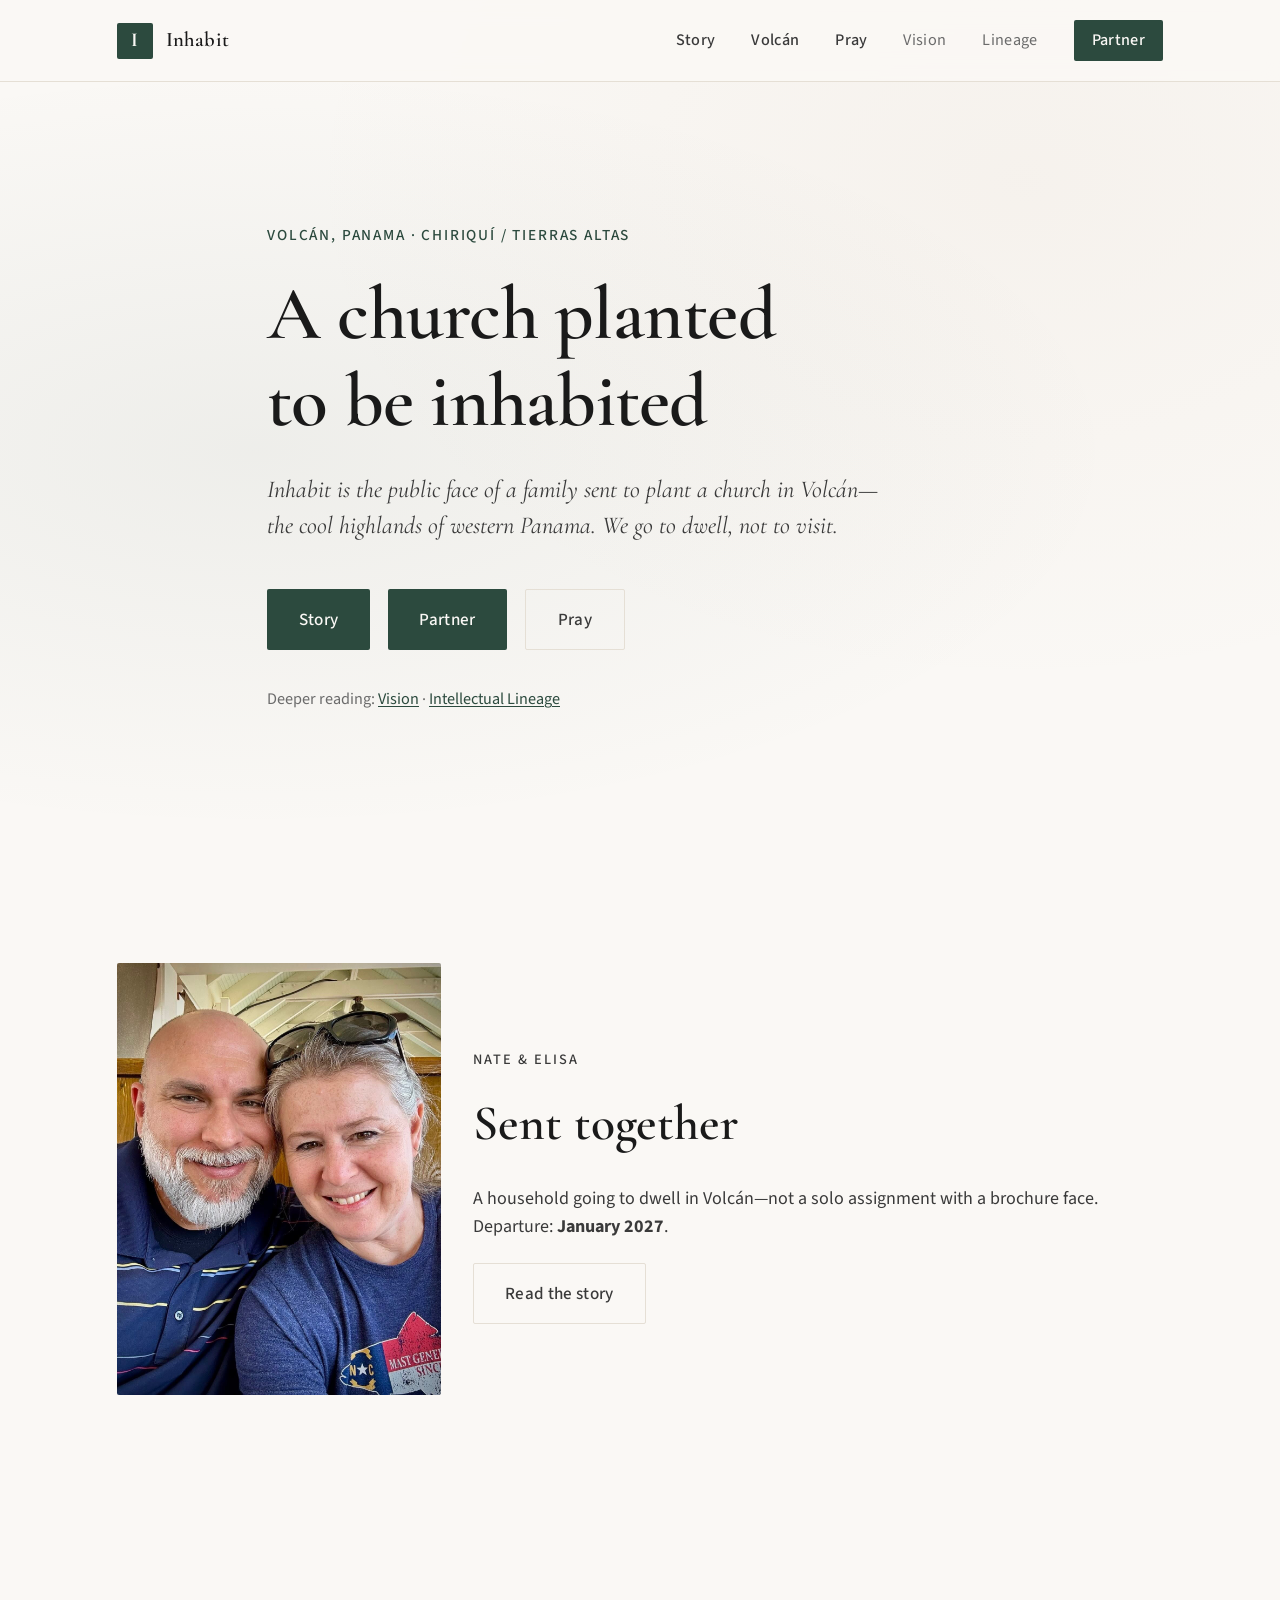
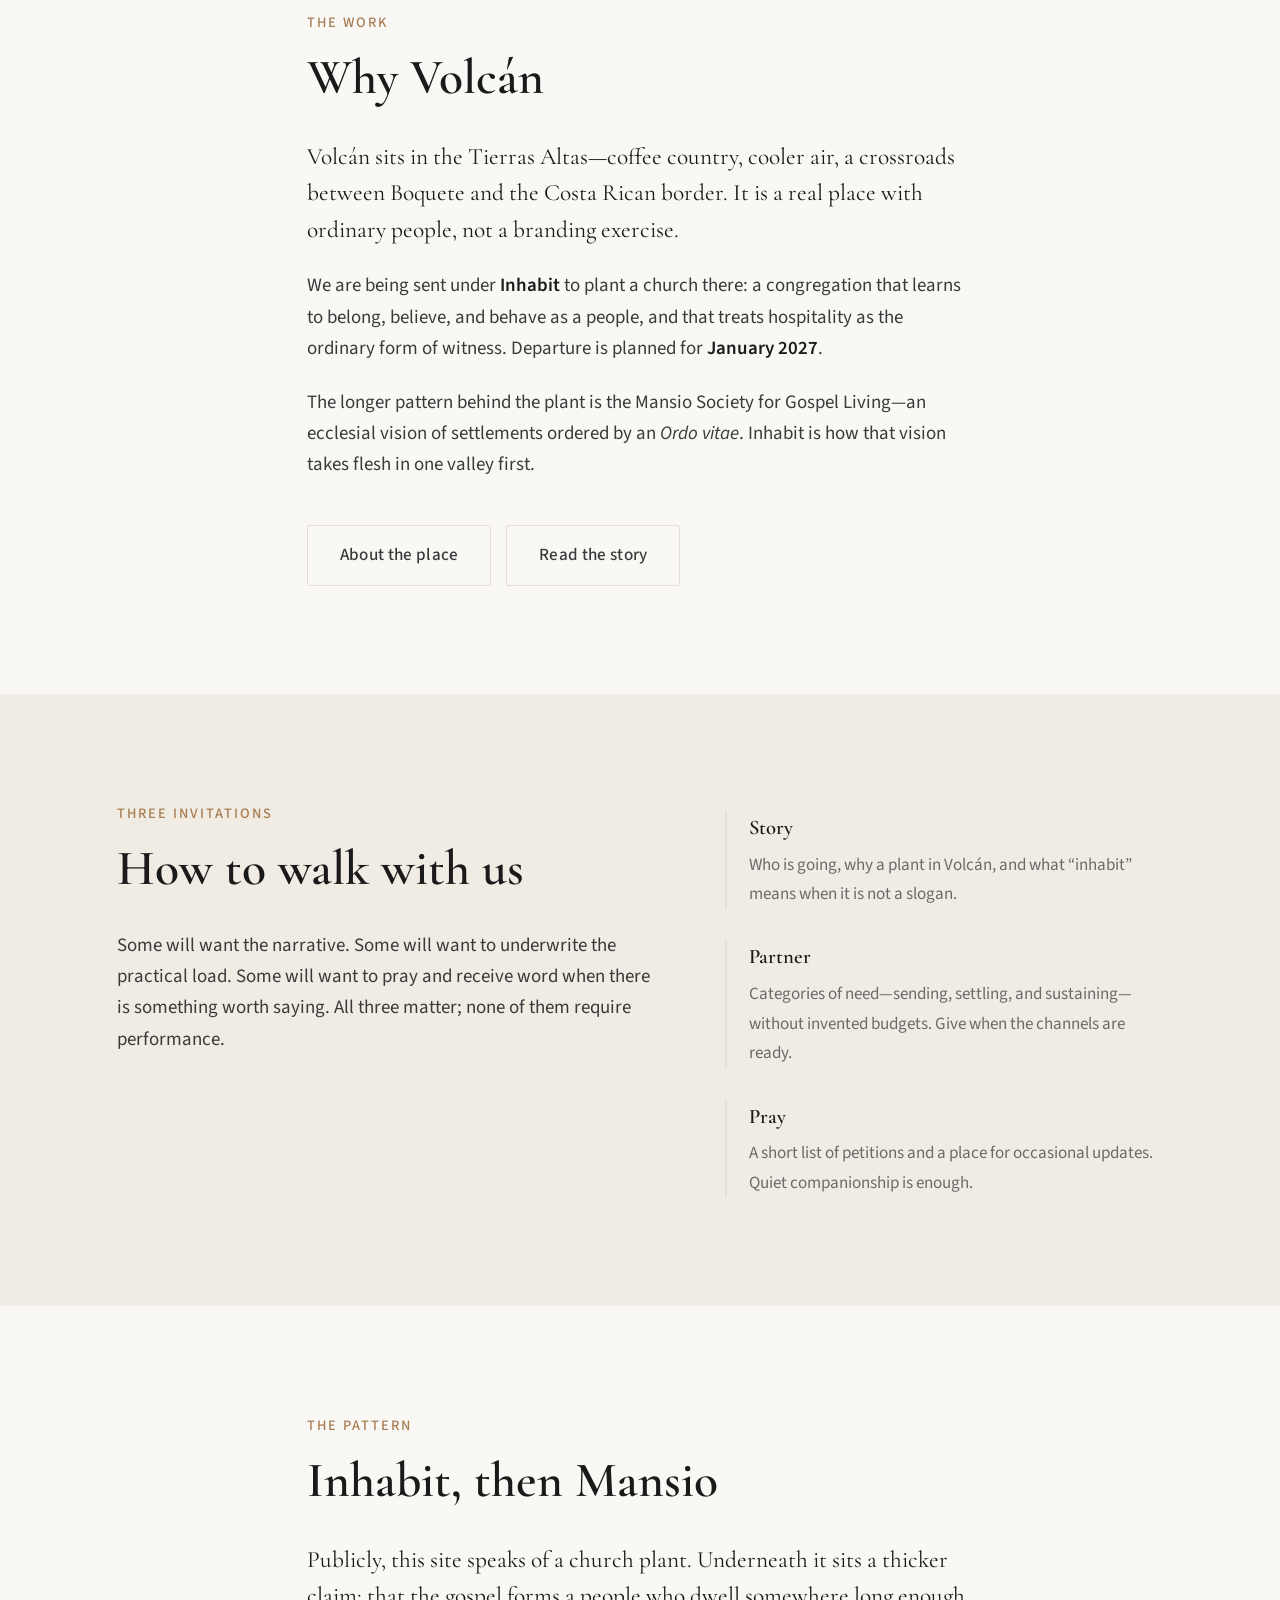
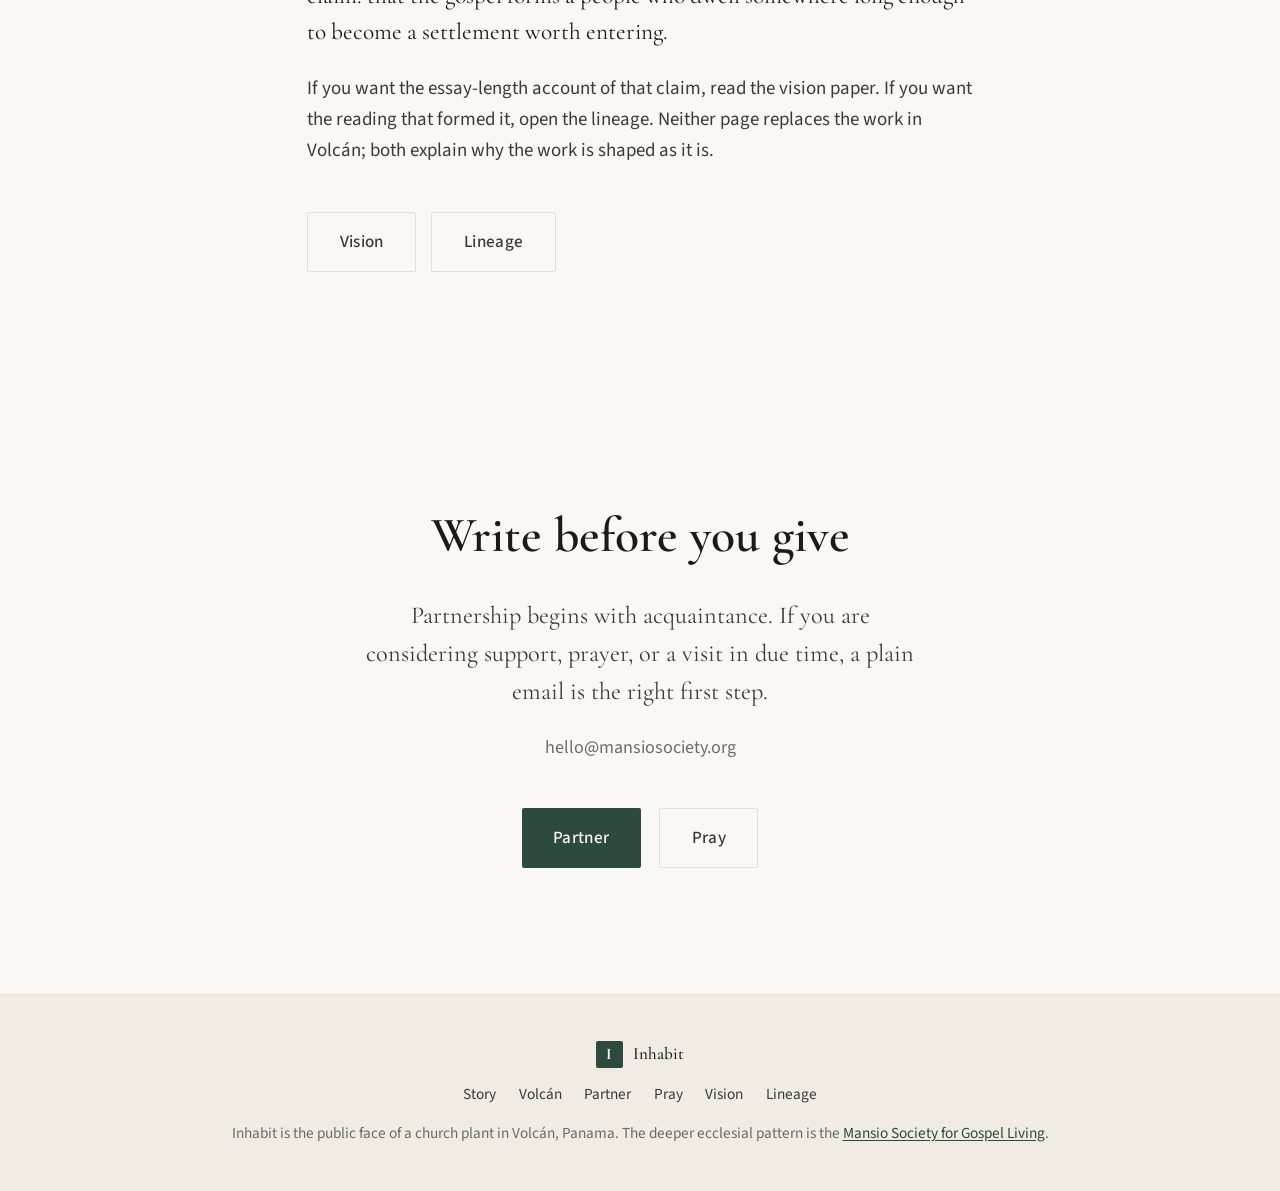
<file: index.html>
<!DOCTYPE html>
<html lang="en">
<head>
  <meta charset="UTF-8">
  <meta name="viewport" content="width=device-width, initial-scale=1.0">
  <title>Inhabit — Planting in Volcán, Panama</title>
  <meta name="description" content="Inhabit is the public face of a church plant in Volcán, Panama—Chiriquí’s Tierras Altas highlands. Story, partnership, and prayer.">
  <link rel="icon" href="favicon.svg" type="image/svg+xml">
  <link rel="preconnect" href="https://fonts.googleapis.com">
  <link rel="preconnect" href="https://fonts.gstatic.com" crossorigin>
  <link href="https://fonts.googleapis.com/css2?family=Cormorant+Garamond:ital,wght@0,400;0,500;0,600;0,700;1,400;1,500&family=Source+Sans+3:ital,wght@0,300;0,400;0,500;0,600;1,400&display=swap" rel="stylesheet">
  <link rel="stylesheet" href="styles.css">
</head>
<body>
  <header class="site-header">
    <div class="container header-inner">
      <a href="index.html" class="logo">
        <span class="logo-mark">I</span>
        <span class="logo-text">Inhabit</span>
      </a>
      <nav class="nav">
        <a href="mission.html">Story</a>
        <a href="volcan.html">Volcán</a>
        <a href="pray.html">Pray</a>
        <a href="vision.html" class="nav-secondary">Vision</a>
        <a href="intellectual-lineage.html" class="nav-secondary">Lineage</a>
        <a href="partner.html" class="nav-cta">Partner</a>
      </nav>
      <button class="menu-toggle" aria-label="Menu">
        <span></span><span></span>
      </button>
    </div>
  </header>

  <section class="hero">
    <div class="hero-bg"></div>
    <div class="container hero-content">
      <p class="eyebrow">Volcán, Panama · Chiriquí / Tierras Altas</p>
      <h1>A church planted<br>to be inhabited</h1>
      <p class="hero-lead">
        Inhabit is the public face of a family sent to plant a church in Volcán—the cool highlands of western Panama. We go to dwell, not to visit.
      </p>
      <div class="hero-actions">
        <a href="mission.html" class="btn btn-primary">Story</a>
        <a href="partner.html" class="btn btn-primary">Partner</a>
        <a href="pray.html" class="btn btn-ghost">Pray</a>
      </div>
      <p class="hero-secondary-links">
        Deeper reading:
        <a href="vision.html">Vision</a>
        <span aria-hidden="true">·</span>
        <a href="intellectual-lineage.html">Intellectual Lineage</a>
      </p>
    </div>
  </section>

  <section class="section section-tight section-family">
    <div class="container">
      <div class="family-band">
        <figure class="media-figure media-figure-hero media-figure--portrait">
          <img src="images/nate-elisa-selfie.jpg" alt="Nate and Elisa Long" width="1200" height="1600" loading="eager">
        </figure>
        <div class="family-band-copy">
          <p class="section-label">Nate &amp; Elisa</p>
          <h2>Sent together</h2>
          <p>A household going to dwell in Volcán—not a solo assignment with a brochure face. Departure: <strong>January 2027</strong>.</p>
          <a href="mission.html" class="btn btn-ghost">Read the story</a>
        </div>
      </div>
    </div>
  </section>

  <section class="section section-name">
    <div class="container narrow">
      <p class="section-label">The Work</p>
      <h2>Why Volcán</h2>
      <div class="prose">
        <p class="lead">
          Volcán sits in the Tierras Altas—coffee country, cooler air, a crossroads between Boquete and the Costa Rican border. It is a real place with ordinary people, not a branding exercise.
        </p>
        <p>
          We are being sent under <strong>Inhabit</strong> to plant a church there: a congregation that learns to belong, believe, and behave as a people, and that treats hospitality as the ordinary form of witness. Departure is planned for <strong>January 2027</strong>.
        </p>
        <p>
          The longer pattern behind the plant is the Mansio Society for Gospel Living—an ecclesial vision of settlements ordered by an <em>Ordo vitae</em>. Inhabit is how that vision takes flesh in one valley first.
        </p>
      </div>
      <div class="page-actions">
        <a href="volcan.html" class="btn btn-ghost">About the place</a>
        <a href="mission.html" class="btn btn-ghost">Read the story</a>
      </div>
    </div>
  </section>

  <section class="section section-living">
    <div class="container">
      <div class="two-col">
        <div class="col-text">
          <p class="section-label">Three invitations</p>
          <h2>How to walk with us</h2>
          <div class="prose">
            <p>
              Some will want the narrative. Some will want to underwrite the practical load. Some will want to pray and receive word when there is something worth saying. All three matter; none of them require performance.
            </p>
          </div>
        </div>
        <div class="col-points">
          <ul class="point-list">
            <li>
              <strong><a href="mission.html">Story</a></strong>
              <span>Who is going, why a plant in Volcán, and what “inhabit” means when it is not a slogan.</span>
            </li>
            <li>
              <strong><a href="partner.html">Partner</a></strong>
              <span>Categories of need—sending, settling, and sustaining—without invented budgets. Give when the channels are ready.</span>
            </li>
            <li>
              <strong><a href="pray.html">Pray</a></strong>
              <span>A short list of petitions and a place for occasional updates. Quiet companionship is enough.</span>
            </li>
          </ul>
        </div>
      </div>
    </div>
  </section>

  <section class="section section-ordo">
    <div class="container narrow">
      <p class="section-label">The Pattern</p>
      <h2>Inhabit, then Mansio</h2>
      <div class="prose">
        <p class="lead">
          Publicly, this site speaks of a church plant. Underneath it sits a thicker claim: that the gospel forms a people who dwell somewhere long enough to become a settlement worth entering.
        </p>
        <p>
          If you want the essay-length account of that claim, read the vision paper. If you want the reading that formed it, open the lineage. Neither page replaces the work in Volcán; both explain why the work is shaped as it is.
        </p>
      </div>
      <div class="page-actions">
        <a href="vision.html" class="btn btn-ghost">Vision</a>
        <a href="intellectual-lineage.html" class="btn btn-ghost">Lineage</a>
      </div>
    </div>
  </section>

  <section id="contact" class="section section-invite">
    <div class="container narrow center">
      <h2>Write before you give</h2>
      <p class="invite-text">
        Partnership begins with acquaintance. If you are considering support, prayer, or a visit in due time, a plain email is the right first step.
      </p>
      <p class="invite-sub">
        <!-- TODO: replace with the preferred public contact address when confirmed -->
        <a href="mailto:hello@mansiosociety.org">hello@mansiosociety.org</a>
      </p>
      <div class="hero-actions" style="justify-content: center;">
        <a href="partner.html" class="btn btn-primary">Partner</a>
        <a href="pray.html" class="btn btn-ghost">Pray</a>
      </div>
    </div>
  </section>

  <footer class="site-footer">
    <div class="container footer-inner">
      <div class="footer-brand">
        <span class="logo-mark small">I</span>
        <span>Inhabit</span>
      </div>
      <nav class="footer-nav">
        <a href="mission.html">Story</a>
        <a href="volcan.html">Volcán</a>
        <a href="partner.html">Partner</a>
        <a href="pray.html">Pray</a>
        <a href="vision.html">Vision</a>
        <a href="intellectual-lineage.html">Lineage</a>
      </nav>
      <p class="footer-note">
        Inhabit is the public face of a church plant in Volcán, Panama. The deeper ecclesial pattern is the <a href="vision.html">Mansio Society for Gospel Living</a>.
      </p>
    </div>
  </footer>

  <script>
    const toggle = document.querySelector('.menu-toggle');
    const nav = document.querySelector('.nav');
    toggle?.addEventListener('click', () => {
      nav.classList.toggle('open');
      toggle.classList.toggle('open');
    });

    document.querySelectorAll('a[href^="#"]').forEach(anchor => {
      anchor.addEventListener('click', function (e) {
        e.preventDefault();
        const target = document.querySelector(this.getAttribute('href'));
        if (target) {
          target.scrollIntoView({ behavior: 'smooth', block: 'start' });
          nav.classList.remove('open');
          toggle.classList.remove('open');
        }
      });
    });
  </script>
</body>
</html>
</file>
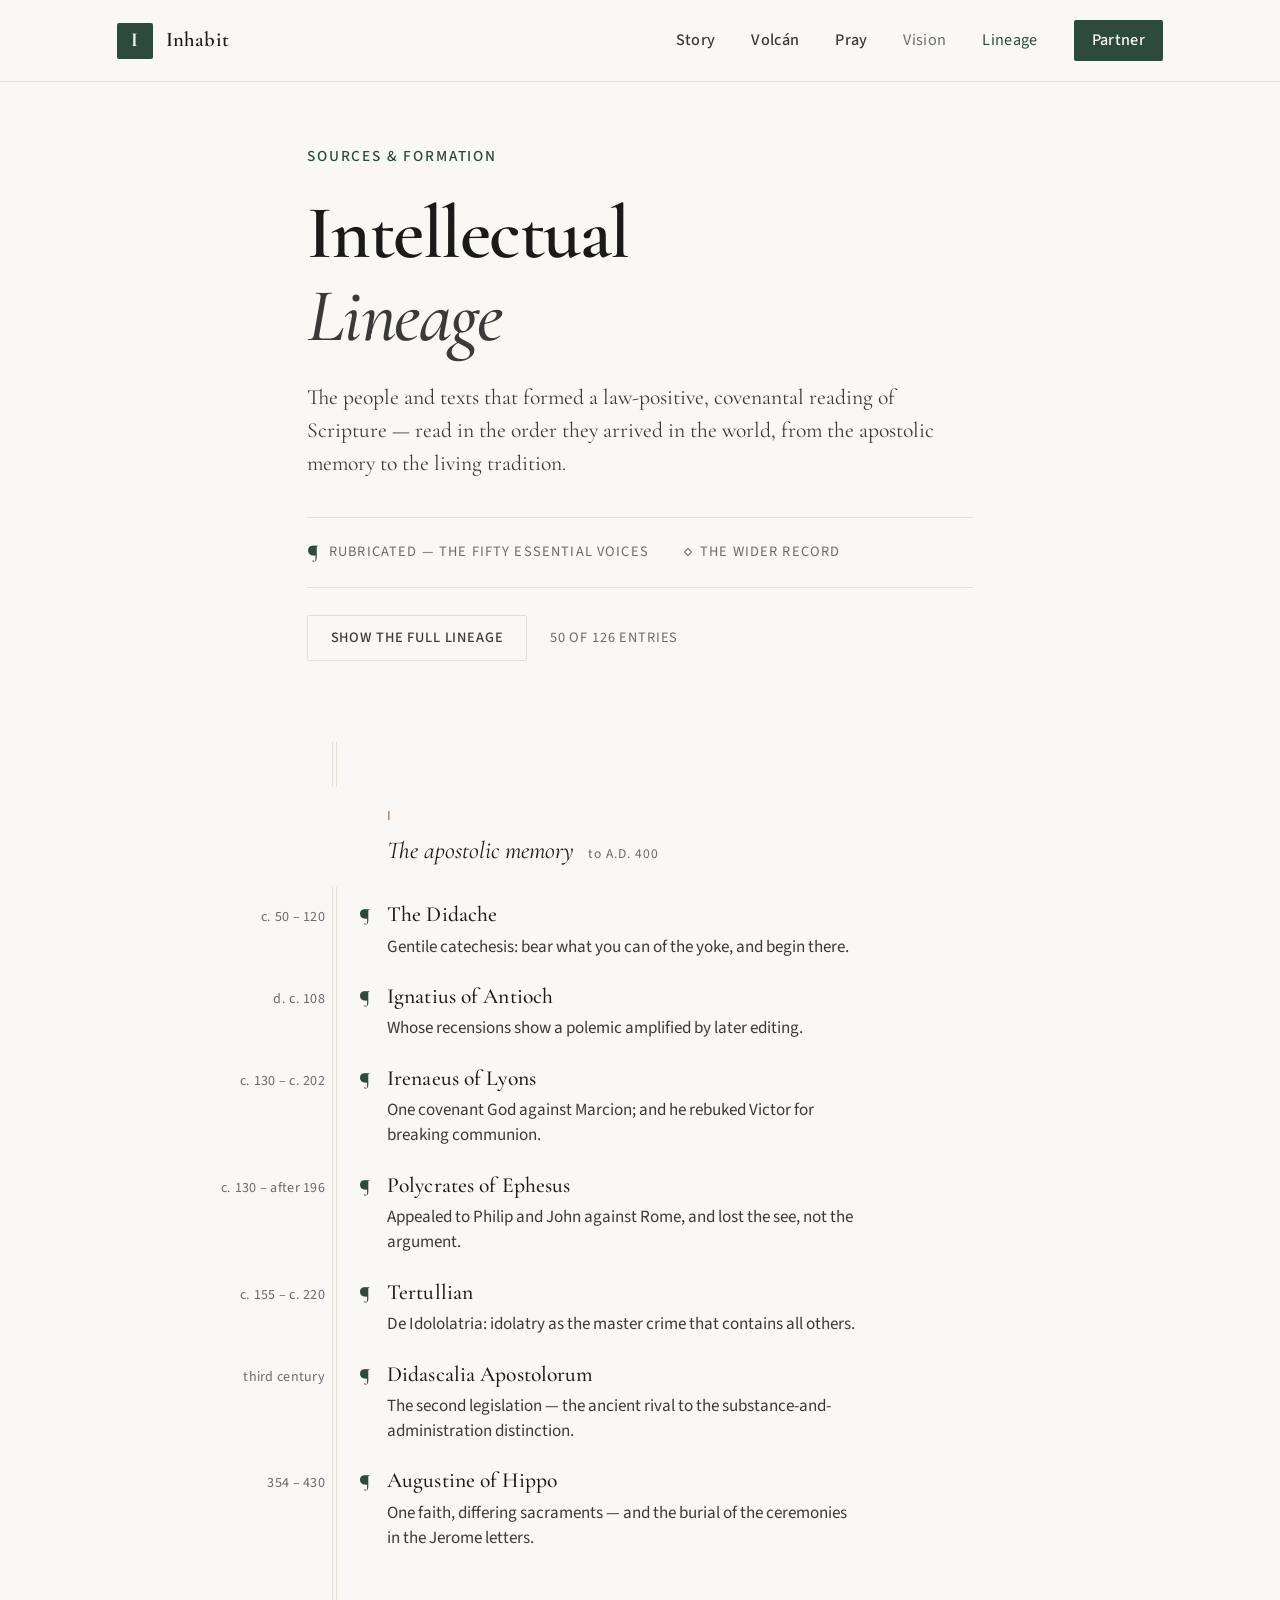
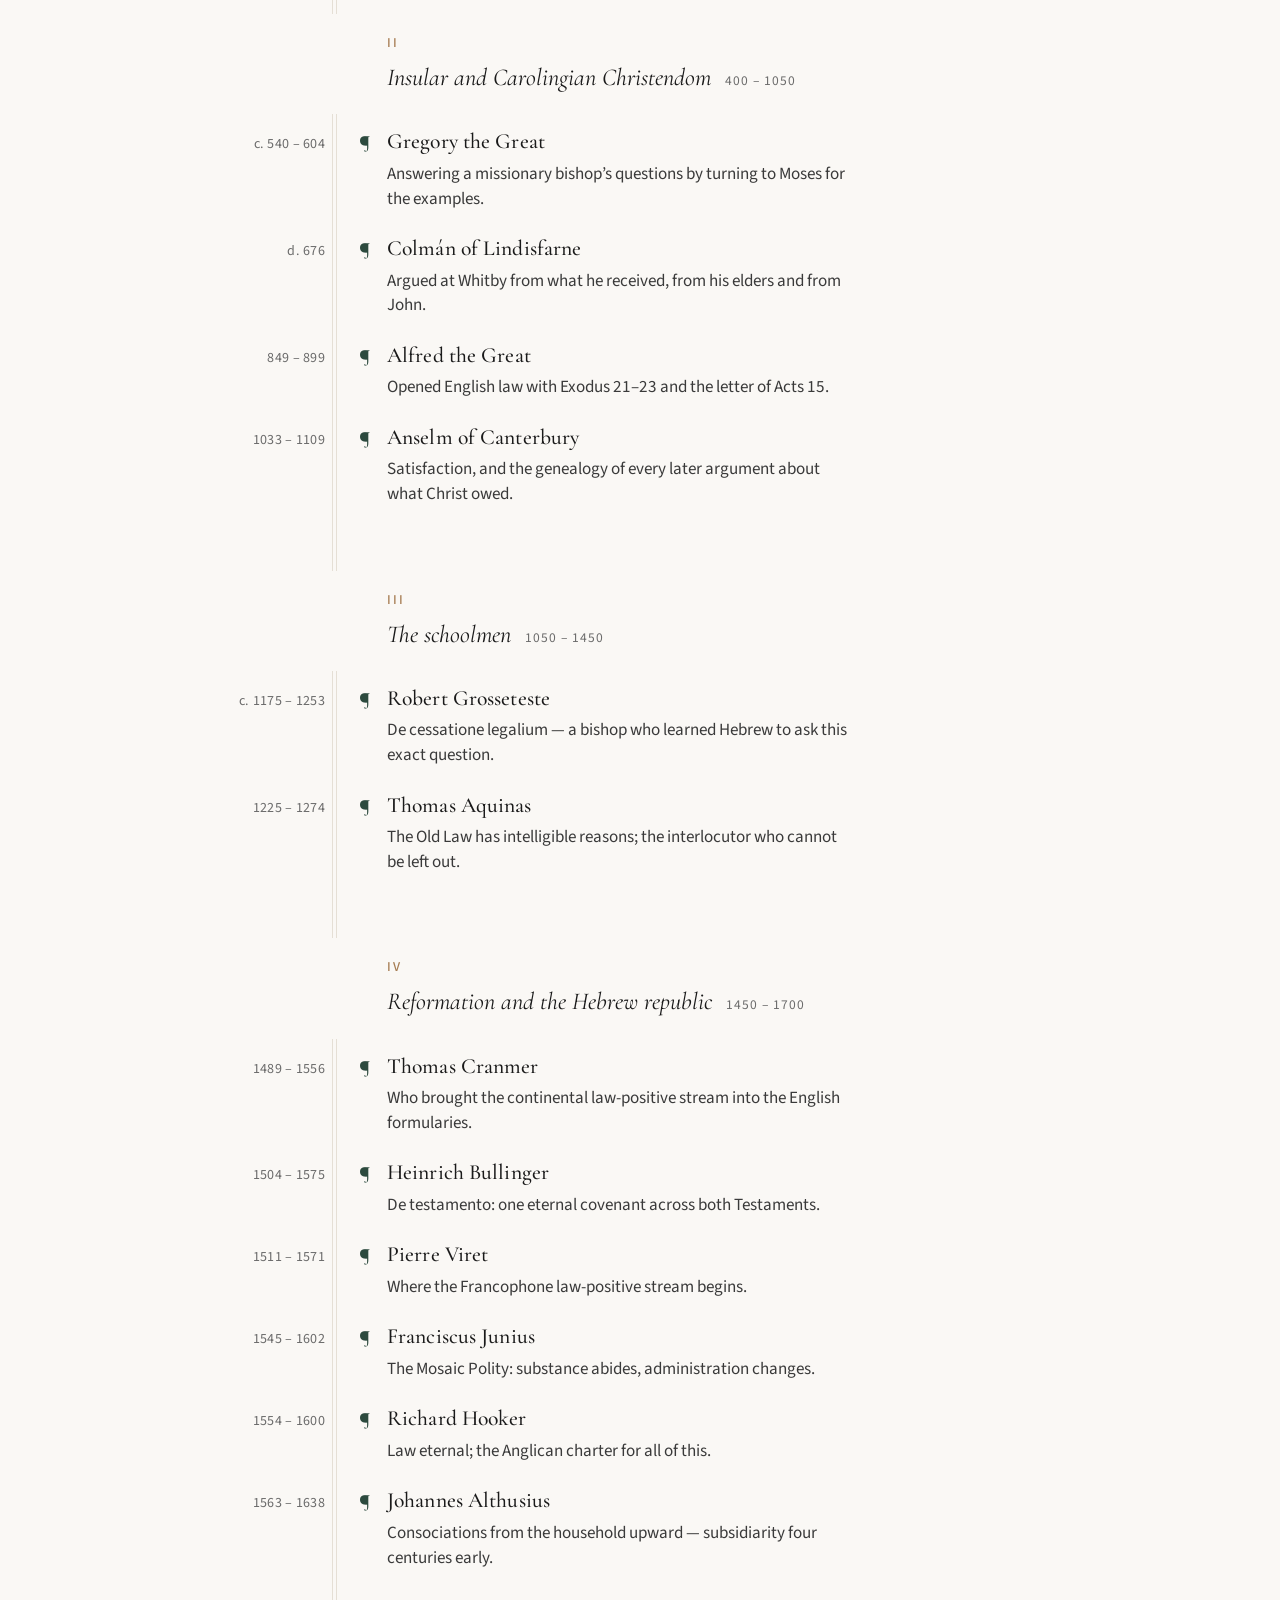
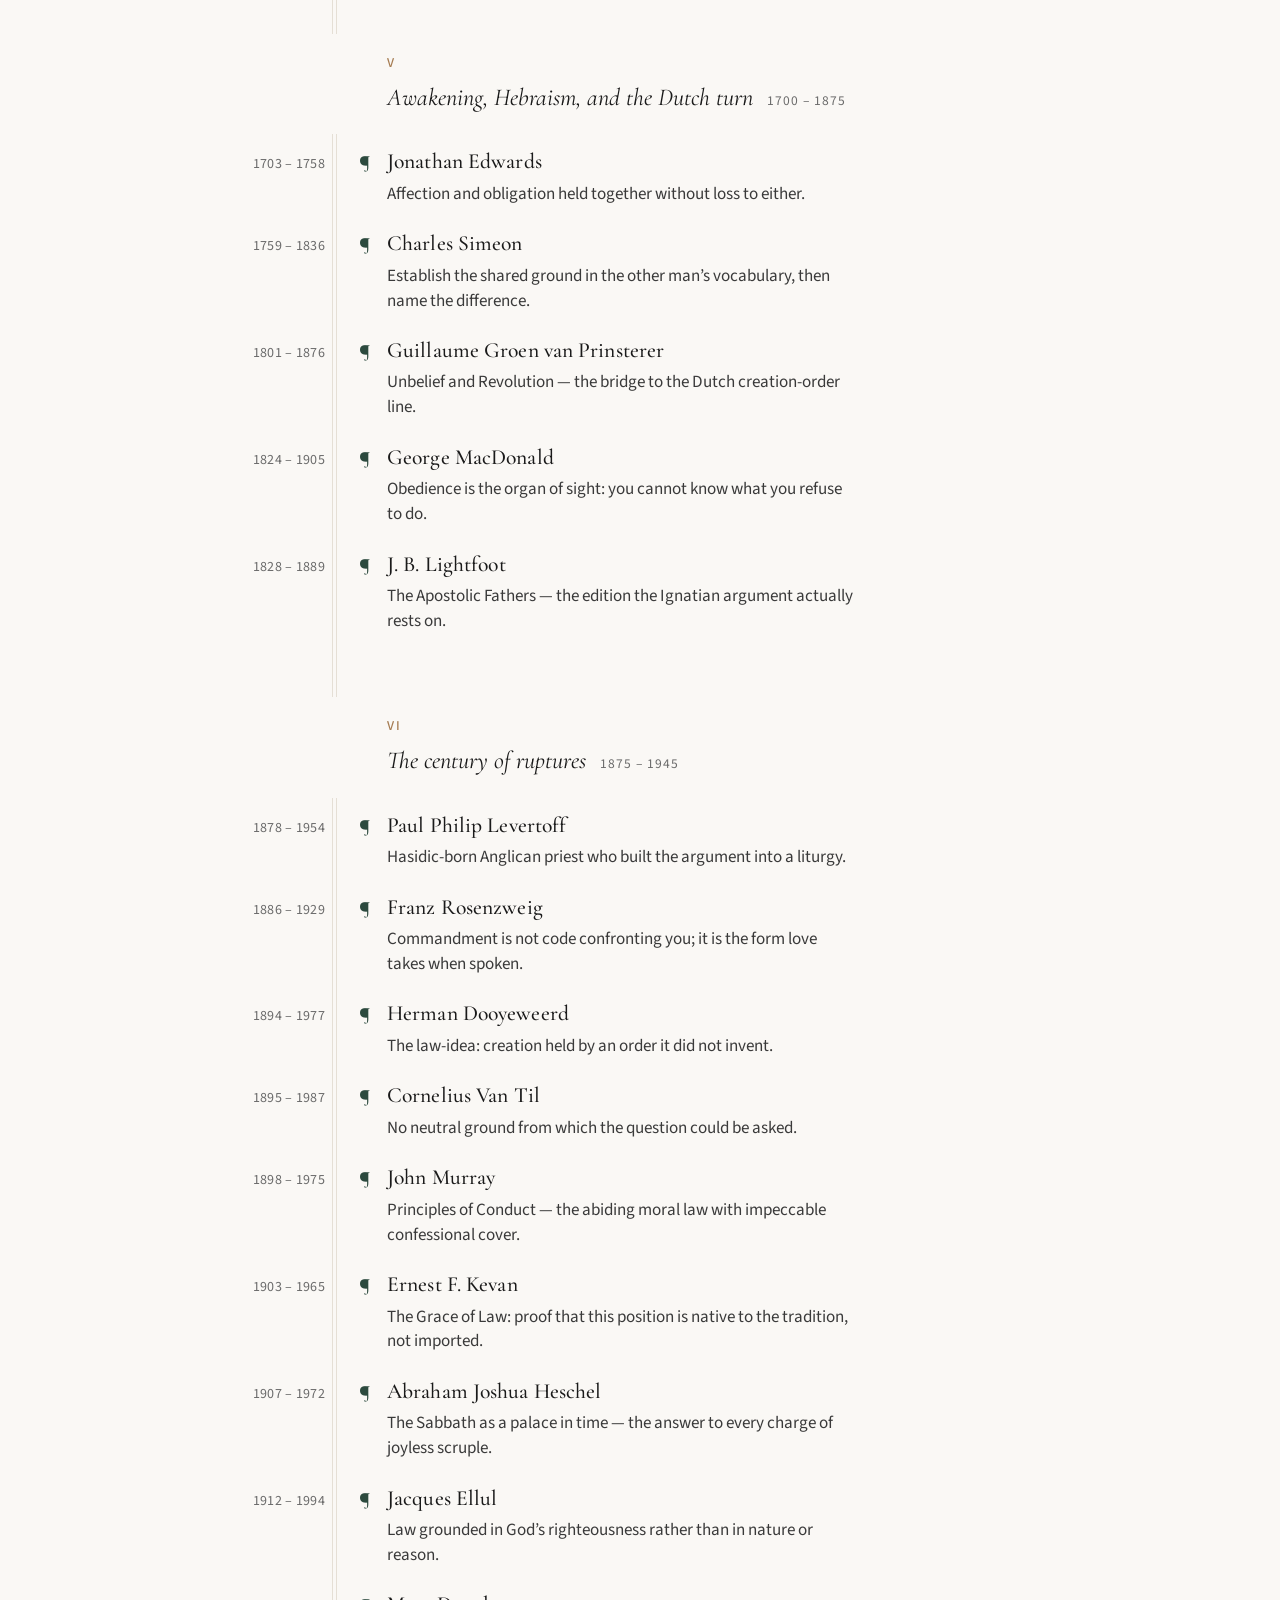
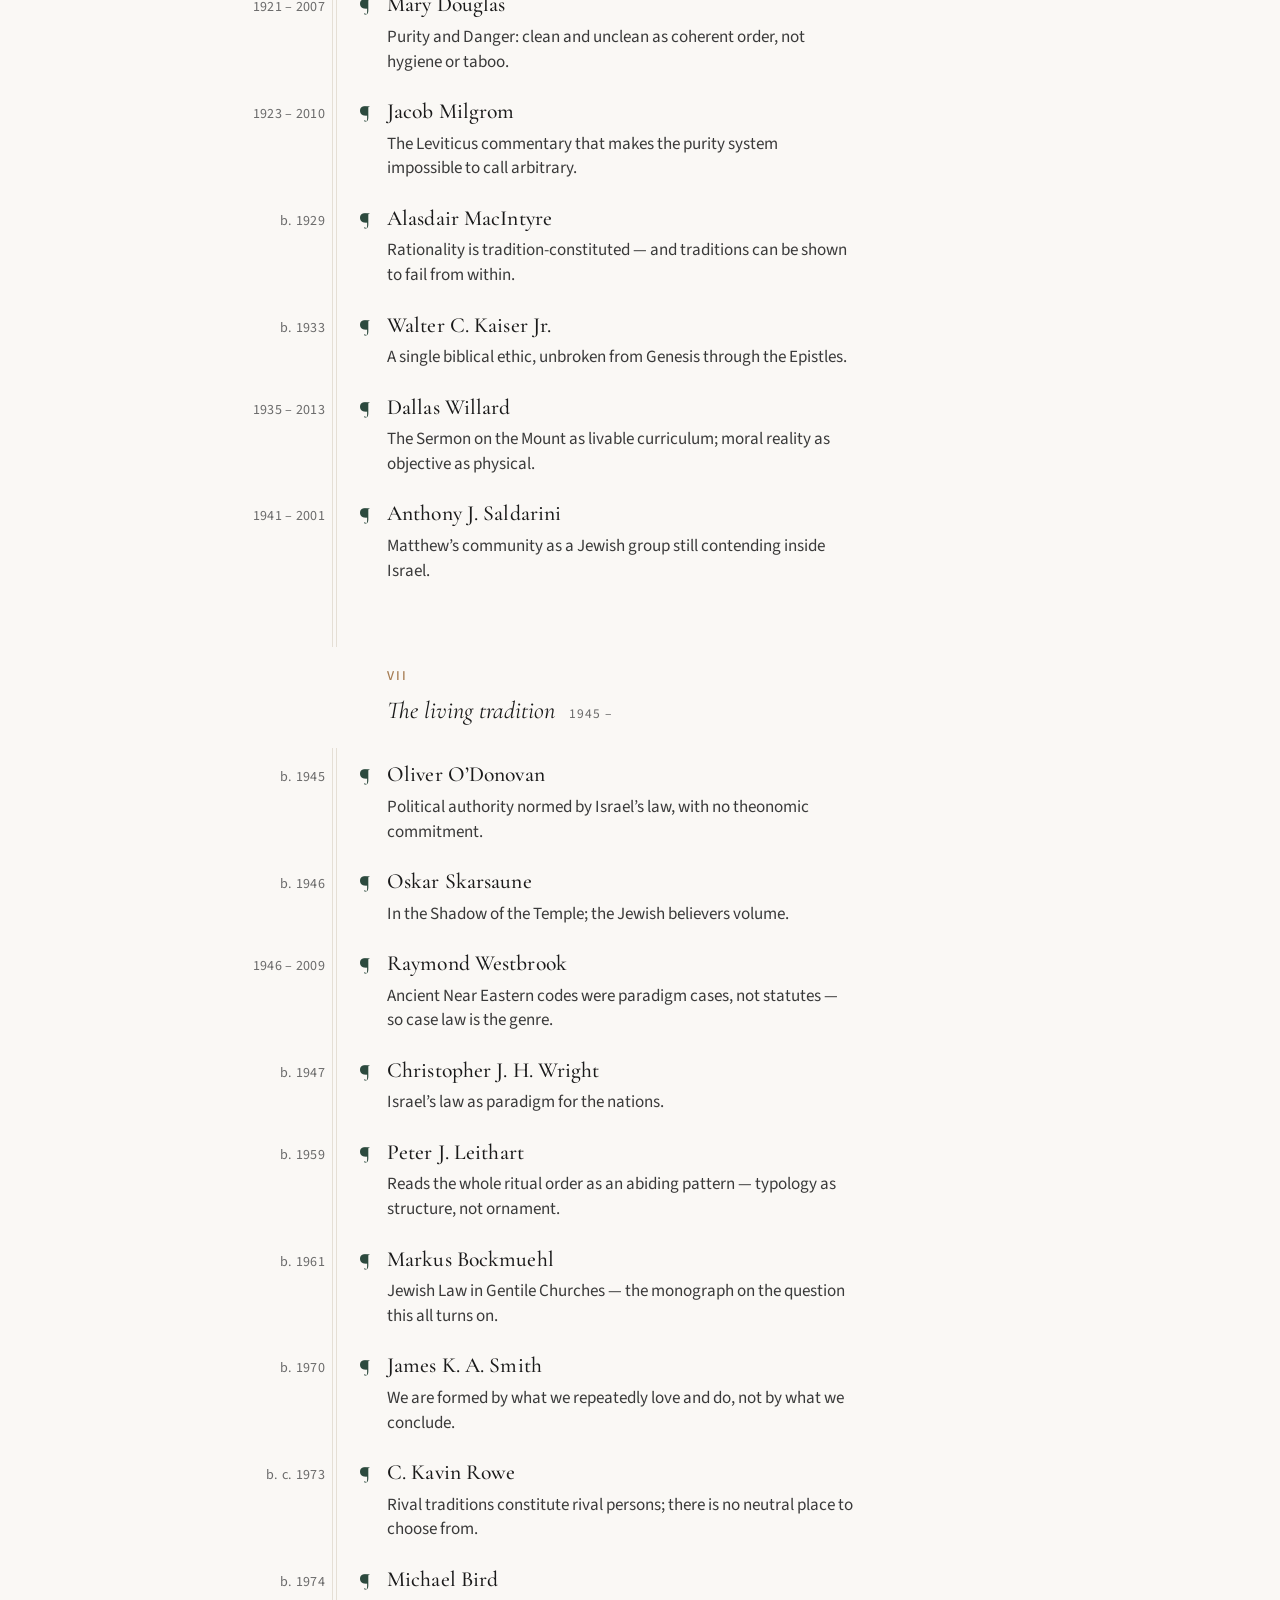
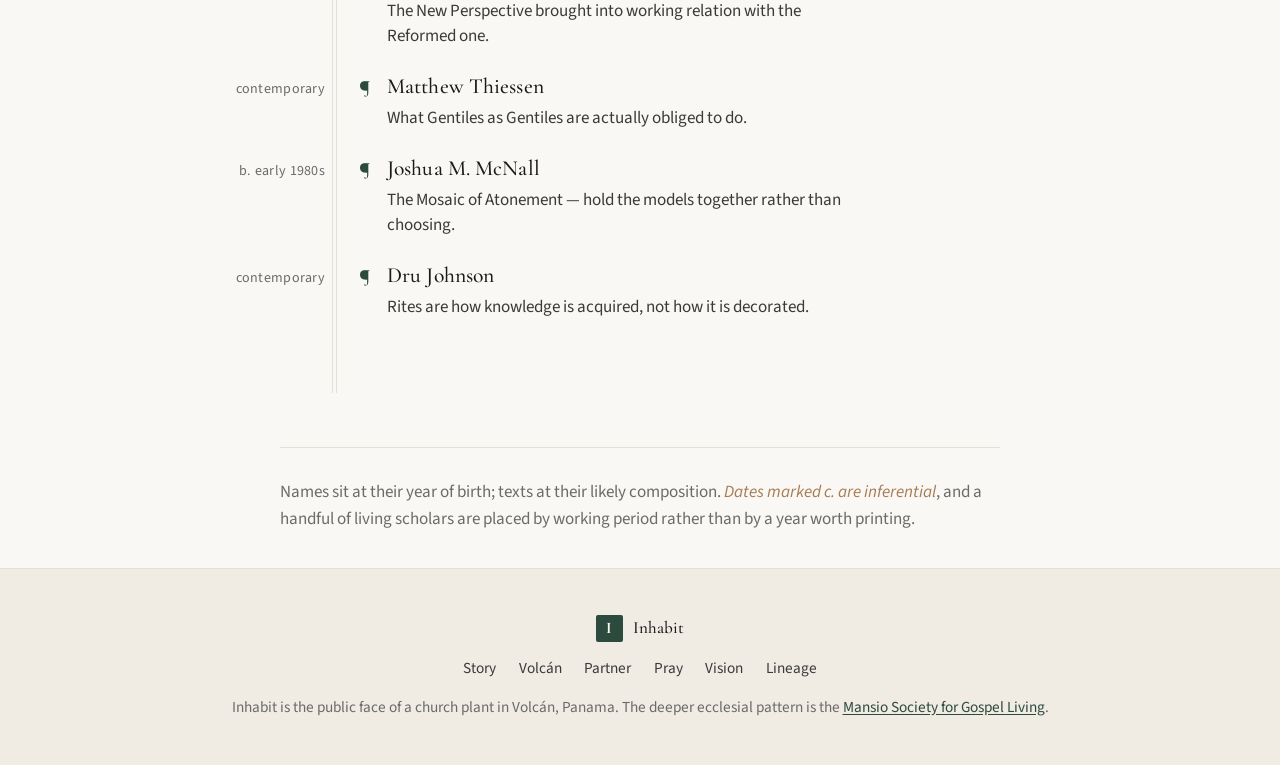
<file: intellectual-lineage.html>
<!DOCTYPE html>
<html lang="en">
<head>
  <meta charset="UTF-8">
  <meta name="viewport" content="width=device-width, initial-scale=1.0">
  <title>Intellectual Lineage — The Mansio Society for Gospel Living</title>
  <meta name="description" content="The people and texts that formed a law-positive, covenantal reading of Scripture — read in the order they arrived in the world.">
  <link rel="preconnect" href="https://fonts.googleapis.com">
  <link rel="preconnect" href="https://fonts.gstatic.com" crossorigin>
  <link href="https://fonts.googleapis.com/css2?family=Cormorant+Garamond:ital,wght@0,400;0,500;0,600;0,700;1,400;1,500&family=Source+Sans+3:ital,wght@0,300;0,400;0,500;0,600;1,400&display=swap" rel="stylesheet">
  <link rel="icon" href="favicon.svg" type="image/svg+xml">
  <link rel="stylesheet" href="styles.css">
</head>
<body class="page-lineage">
  <!-- Navigation -->
  <header class="site-header">
    <div class="container header-inner">
      <a href="index.html" class="logo">
        <span class="logo-mark">I</span>
        <span class="logo-text">Inhabit</span>
      </a>
      <nav class="nav">
        <a href="mission.html">Story</a>
        <a href="volcan.html">Volcán</a>
        <a href="pray.html">Pray</a>
        <a href="vision.html" class="nav-secondary">Vision</a>
        <a href="intellectual-lineage.html" class="nav-secondary active">Lineage</a>
        <a href="partner.html" class="nav-cta">Partner</a>
      </nav>
      <button class="menu-toggle" aria-label="Menu">
        <span></span><span></span>
      </button>
    </div>
  </header>

  <!-- Masthead -->
  <header class="lineage-hero">
    <div class="container narrow">
      <p class="eyebrow">Sources &amp; Formation</p>
      <h1>Intellectual<br><em>Lineage</em></h1>
      <p class="lineage-standfirst">
        The people and texts that formed a law-positive, covenantal reading of Scripture — read in the order they arrived in the world, from the apostolic memory to the living tradition.
      </p>

      <div class="lineage-keyline">
        <span class="k"><span class="pilcrow">¶</span> Rubricated — the fifty essential voices</span>
        <span class="k"><span class="lozenge"></span> The wider record</span>
      </div>

      <div class="lineage-controls">
        <button class="btn btn-ghost expand-btn" id="toggle" aria-expanded="false">Show the full lineage</button>
        <span class="tally" id="tally"></span>
      </div>
    </div>
  </header>

  <!-- The Scroll -->
  <main class="lineage-scroll container" id="scroll"></main>

  <!-- Colophon -->
  <footer class="lineage-colophon container narrow">
    <p>
      Names sit at their year of birth; texts at their likely composition.
      <em class="gold">Dates marked c. are inferential</em>, and a handful of living scholars are placed by working period rather than by a year worth printing.
    </p>
  </footer>

  <!-- Site Footer -->
  <footer class="site-footer">
    <div class="container footer-inner">
      <div class="footer-brand">
        <span class="logo-mark small">I</span>
        <span>Inhabit</span>
      </div>
      <nav class="footer-nav">
        <a href="mission.html">Story</a>
        <a href="volcan.html">Volcán</a>
        <a href="partner.html">Partner</a>
        <a href="pray.html">Pray</a>
        <a href="vision.html">Vision</a>
        <a href="intellectual-lineage.html">Lineage</a>
      </nav>
      <p class="footer-note">
        Inhabit is the public face of a church plant in Volcán, Panama. The deeper ecclesial pattern is the <a href="vision.html">Mansio Society for Gospel Living</a>.
      </p>
    </div>
  </footer>

  <script>
    const ERAS = [
      {r:"I",   name:"The apostolic memory",             span:"to A.D. 400",   to:400},
      {r:"II",  name:"Insular and Carolingian Christendom", span:"400 – 1050", to:1050},
      {r:"III", name:"The schoolmen",                    span:"1050 – 1450",   to:1450},
      {r:"IV",  name:"Reformation and the Hebrew republic", span:"1450 – 1700", to:1700},
      {r:"V",   name:"Awakening, Hebraism, and the Dutch turn", span:"1700 – 1875", to:1875},
      {r:"VI",  name:"The century of ruptures",          span:"1875 – 1945",   to:1945},
      {r:"VII", name:"The living tradition",             span:"1945 –",        to:9999}
    ];

    // c: core fifty · y: sort year · d: displayed dates · g: gloss
    const PEOPLE = [
      {y:60,  n:"The Didache",              d:"c. 50 – 120",        c:1, g:"Gentile catechesis: bear what you can of the yoke, and begin there."},
      {y:70,  n:"Ignatius of Antioch",      d:"d. c. 108",          c:1, g:"Whose recensions show a polemic amplified by later editing."},
      {y:69,  n:"Polycarp of Smyrna",       d:"c. 69 – c. 155",     c:0, g:"Asian transmission"},
      {y:120, n:"The Shepherd of Hermas",   d:"c. 100 – 150",       c:0, g:"Commandment catechesis"},
      {y:130, n:"Irenaeus of Lyons",        d:"c. 130 – c. 202",    c:1, g:"One covenant God against Marcion; and he rebuked Victor for breaking communion."},
      {y:131, n:"Polycrates of Ephesus",    d:"c. 130 – after 196", c:1, g:"Appealed to Philip and John against Rome, and lost the see, not the argument."},
      {y:135, n:"Melito of Sardis",         d:"d. c. 180",          c:0, g:"Quartodeciman, yet supersessionist"},
      {y:155, n:"Tertullian",               d:"c. 155 – c. 220",    c:1, g:"De Idololatria: idolatry as the master crime that contains all others."},
      {y:185, n:"Origen",                   d:"c. 185 – c. 253",    c:0, g:"Fountainhead of the allegorical reading"},
      {y:230, n:"Didascalia Apostolorum",   d:"third century",      c:1, g:"The second legislation — the ancient rival to the substance-and-administration distinction."},
      {y:330, n:"Basil the Great",          d:"c. 330 – 379",       c:0, g:"Torah economics preached"},
      {y:354, n:"Augustine of Hippo",       d:"354 – 430",          c:1, g:"One faith, differing sacraments — and the burial of the ceremonies in the Jerome letters."},
      {y:385, n:"Patrick",                  d:"c. 385 – c. 461",    c:0, g:"Pre-conformity Insular church"},
      {y:521, n:"Columba",                  d:"521 – 597",          c:0, g:"Iona, mother house of Lindisfarne"},
      {y:540, n:"Gregory the Great",        d:"c. 540 – 604",       c:1, g:"Answering a missionary bishop’s questions by turning to Moses for the examples."},
      {y:600, n:"Colmán of Lindisfarne",    d:"d. 676",             c:1, g:"Argued at Whitby from what he received, from his elders and from John."},
      {y:673, n:"Bede",                     d:"673 – 735",          c:0, g:"On the Tabernacle; and the record itself"},
      {y:735, n:"Alcuin of York",           d:"c. 735 – 804",       c:0, g:"Insular learning made Frankish polity"},
      {y:780, n:"Rabanus Maurus",           d:"c. 780 – 856",       c:0, g:"Commentary on Leviticus"},
      {y:849, n:"Alfred the Great",         d:"849 – 899",          c:1, g:"Opened English law with Exodus 21–23 and the letter of Acts 15."},
      {y:955, n:"Ælfric of Eynsham",        d:"c. 955 – c. 1010",   c:0, g:"Heptateuch in the vernacular"},
      {y:990, n:"Wulfstan of York",         d:"d. 1023",            c:0, g:"Institutes of Polity; estates and offices"},
      {y:1033,n:"Anselm of Canterbury",     d:"1033 – 1109",        c:1, g:"Satisfaction, and the genealogy of every later argument about what Christ owed."},
      {y:1175,n:"Robert Grosseteste",       d:"c. 1175 – 1253",     c:1, g:"De cessatione legalium — a bishop who learned Hebrew to ask this exact question."},
      {y:1225,n:"Thomas Aquinas",           d:"1225 – 1274",        c:1, g:"The Old Law has intelligible reasons; the interlocutor who cannot be left out."},
      {y:1270,n:"Nicholas of Lyra",         d:"c. 1270 – 1349",     c:0, g:"Literal sense, Jewish exegetes at his elbow"},
      {y:1482,n:"Johannes Oecolampadius",   d:"1482 – 1531",        c:0, g:"Discipline belongs to the eldership"},
      {y:1489,n:"Thomas Cranmer",           d:"1489 – 1556",        c:1, g:"Who brought the continental law-positive stream into the English formularies."},
      {y:1491,n:"Martin Bucer",             d:"1491 – 1551",        c:0, g:"De Regno Christi"},
      {y:1497,n:"Philip Melanchthon",       d:"1497 – 1560",        c:0, g:"The third use of the law, named"},
      {y:1499,n:"Peter Martyr Vermigli",    d:"1499 – 1562",        c:0, g:"Zurich to Oxford; Judges and Kings"},
      {y:1504,n:"Heinrich Bullinger",       d:"1504 – 1575",        c:1, g:"De testamento: one eternal covenant across both Testaments."},
      {y:1509,n:"John Calvin",              d:"1509 – 1564",        c:0, g:"Sermons on Deuteronomy"},
      {y:1511,n:"Pierre Viret",             d:"1511 – 1571",        c:1, g:"Where the Francophone law-positive stream begins."},
      {y:1545,n:"Franciscus Junius",        d:"1545 – 1602",        c:1, g:"The Mosaic Polity: substance abides, administration changes."},
      {y:1546,n:"Johannes Piscator",        d:"1546 – 1625",        c:0, g:"Tolerated dissent at Herborn"},
      {y:1554,n:"Richard Hooker",           d:"1554 – 1600",        c:1, g:"Law eternal; the Anglican charter for all of this."},
      {y:1563,n:"Johannes Althusius",       d:"1563 – 1638",        c:1, g:"Consociations from the household upward — subsidiarity four centuries early."},
      {y:1584,n:"John Selden",              d:"1584 – 1654",        c:0, g:"Natural law by the Noahide precepts"},
      {y:1586,n:"Petrus Cunaeus",           d:"1586 – 1638",        c:0, g:"De Republica Hebraeorum"},
      {y:1602,n:"John Lightfoot",           d:"1602 – 1675",        c:0, g:"Horae Hebraicae"},
      {y:1703,n:"Jonathan Edwards",         d:"1703 – 1758",        c:1, g:"Affection and obligation held together without loss to either."},
      {y:1710,n:"Thomas Reid",              d:"1710 – 1796",        c:0, g:"Common-sense realism"},
      {y:1759,n:"Charles Simeon",           d:"1759 – 1836",        c:1, g:"Establish the shared ground in the other man’s vocabulary, then name the difference."},
      {y:1801,n:"Guillaume Groen van Prinsterer", d:"1801 – 1876",  c:1, g:"Unbelief and Revolution — the bridge to the Dutch creation-order line."},
      {y:1813,n:"Franz Delitzsch",          d:"1813 – 1890",        c:0, g:"Christian Hebraism, nineteenth century"},
      {y:1820,n:"Heinrich Heppe",           d:"1820 – 1879",        c:0, g:"Reformed dogmatics as sourcebook"},
      {y:1824,n:"George MacDonald",         d:"1824 – 1905",        c:1, g:"Obedience is the organ of sight: you cannot know what you refuse to do."},
      {y:1828,n:"J. B. Lightfoot",          d:"1828 – 1889",        c:1, g:"The Apostolic Fathers — the edition the Ignatian argument actually rests on."},
      {y:1831,n:"Adolph Saphir",            d:"1831 – 1891",        c:0, g:"Jewish believer, Victorian pulpit"},
      {y:1854,n:"Herman Bavinck",           d:"1854 – 1921",        c:0, g:"Dutch dogmatics"},
      {y:1859,n:"Edmund Husserl",           d:"1859 – 1938",        c:0, g:"Structures found, not constructed"},
      {y:1878,n:"Paul Philip Levertoff",    d:"1878 – 1954",        c:1, g:"Hasidic-born Anglican priest who built the argument into a liturgy."},
      {y:1879,n:"Martin Buber",             d:"1878 – 1965",        c:0, g:"Emunah against pistis"},
      {y:1886,n:"Franz Rosenzweig",         d:"1886 – 1929",        c:1, g:"Commandment is not code confronting you; it is the form love takes when spoken."},
      {y:1894,n:"Herman Dooyeweerd",        d:"1894 – 1977",        c:1, g:"The law-idea: creation held by an order it did not invent."},
      {y:1895,n:"Cornelius Van Til",        d:"1895 – 1987",        c:1, g:"No neutral ground from which the question could be asked."},
      {y:1896,n:"J. Oliver Buswell Jr.",    d:"1895 – 1977",        c:0, g:"American Presbyterian systematics"},
      {y:1898,n:"John Murray",              d:"1898 – 1975",        c:1, g:"Principles of Conduct — the abiding moral law with impeccable confessional cover."},
      {y:1903,n:"Ernest F. Kevan",          d:"1903 – 1965",        c:1, g:"The Grace of Law: proof that this position is native to the tradition, not imported."},
      {y:1905,n:"Viktor Frankl",            d:"1905 – 1997",        c:0, g:"Meaning discovered, not assigned"},
      {y:1907,n:"Abraham Joshua Heschel",   d:"1907 – 1972",        c:1, g:"The Sabbath as a palace in time — the answer to every charge of joyless scruple."},
      {y:1912,n:"Jacques Ellul",            d:"1912 – 1994",        c:1, g:"Law grounded in God’s righteousness rather than in nature or reason."},
      {y:1913,n:"Carl F. H. Henry",         d:"1913 – 2003",        c:0, g:"Evangelical dogmatics with public reach"},
      {y:1914,n:"Pierre Courthial",         d:"1914 – 2009",        c:0, g:"Aix-en-Provence; the French recommencement"},
      {y:1916,n:"Wilber Wallis",            d:"1916 – 2006",        c:0, g:"New Testament, Covenant Seminary"},
      {y:1917,n:"David Flusser",            d:"1917 – 2000",        c:0, g:"Jerusalem School; Jesus within Judaism"},
      {y:1919,n:"Shmuel Safrai",            d:"1919 – 2003",        c:0, g:"Second Temple institutions"},
      {y:1921,n:"Mary Douglas",             d:"1921 – 2007",        c:1, g:"Purity and Danger: clean and unclean as coherent order, not hygiene or taboo."},
      {y:1922,n:"John Stott",               d:"1921 – 2011",        c:0, g:"Lausanne; proclamation and responsibility"},
      {y:1923,n:"Jacob Milgrom",            d:"1923 – 2010",        c:1, g:"The Leviticus commentary that makes the purity system impossible to call arbitrary."},
      {y:1926,n:"J. I. Packer",             d:"1926 – 2020",        c:0, g:"Reformed, evangelical, and Anglican at once"},
      {y:1928,n:"Donald Bloesch",           d:"1928 – 2010",        c:0, g:"Evangelical dogmatics"},
      {y:1929,n:"Michael Wyschogrod",       d:"1928 – 2015",        c:0, g:"Election and the body of faith"},
      {y:1930,n:"Alasdair MacIntyre",       d:"b. 1929",            c:1, g:"Rationality is tradition-constituted — and traditions can be shown to fail from within."},
      {y:1932,n:"Alvin Plantinga",          d:"b. 1932",            c:0, g:"Warrant and proper function"},
      {y:1933,n:"Nicholas Wolterstorff",    d:"b. 1932",            c:0, g:"Justice: rights and wrongs"},
      {y:1934,n:"Eugene Peterson",          d:"1932 – 2018",        c:0, g:"Psalter as the school of obedience"},
      {y:1935,n:"Wayne A. Meeks",           d:"1932 – 2022",        c:0, g:"Morality formed by community practice"},
      {y:1936,n:"Walter C. Kaiser Jr.",     d:"b. 1933",            c:1, g:"A single biblical ethic, unbroken from Genesis through the Epistles."},
      {y:1937,n:"Walter Brueggemann",       d:"1933 – 2025",        c:0, g:"Torah and prophetic imagination"},
      {y:1938,n:"Gordon Fee",               d:"1934 – 2022",        c:0, g:"Text criticism as discipline"},
      {y:1939,n:"Dallas Willard",           d:"1935 – 2013",        c:1, g:"The Sermon on the Mount as livable curriculum; moral reality as objective as physical."},
      {y:1940,n:"John Frame",               d:"b. 1939",            c:0, g:"Van Tillian ethics, apart from theonomy"},
      {y:1941,n:"Jean-Marc Berthoud",       d:"b. 1939",            c:0, g:"Le règne terrestre de Dieu"},
      {y:1942,n:"Stanley Hauerwas",         d:"b. 1940",            c:0, g:"The church as its own polity"},
      {y:1943,n:"John N. Oswalt",           d:"b. 1940",            c:0, g:"Holiness as God’s character shared"},
      {y:1944,n:"Anthony J. Saldarini",     d:"1941 – 2001",        c:1, g:"Matthew’s community as a Jewish group still contending inside Israel."},
      {y:1945,n:"John Goldingay",           d:"b. 1942",            c:0, g:"Old Testament theology, three volumes"},
      {y:1946,n:"Gordon Wenham",            d:"b. 1943",            c:0, g:"Story as Torah"},
      {y:1947,n:"Daniel I. Block",          d:"b. 1943",            c:0, g:"The gospel according to Moses"},
      {y:1948,n:"Willem VanGemeren",        d:"b. 1943",            c:0, g:"The Reformed view, stated in house"},
      {y:1949,n:"Alan F. Segal",            d:"1945 – 2011",        c:0, g:"Rebecca’s children; two powers"},
      {y:1950,n:"Oliver O’Donovan",         d:"b. 1945",            c:1, g:"Political authority normed by Israel’s law, with no theonomic commitment."},
      {y:1951,n:"Vern Poythress",           d:"b. 1946",            c:0, g:"Shadow of Christ in the Law of Moses"},
      {y:1952,n:"Oskar Skarsaune",          d:"b. 1946",            c:1, g:"In the Shadow of the Temple; the Jewish believers volume."},
      {y:1953,n:"Daniel Boyarin",           d:"b. 1946",            c:0, g:"The border as manufactured"},
      {y:1954,n:"Raymond Westbrook",        d:"1946 – 2009",        c:1, g:"Ancient Near Eastern codes were paradigm cases, not statutes — so case law is the genre."},
      {y:1955,n:"Christopher J. H. Wright", d:"b. 1947",            c:1, g:"Israel’s law as paradigm for the nations."},
      {y:1956,n:"Philip S. Alexander",      d:"b. c. 1947",         c:0, g:"The parting, from the rabbinic side"},
      {y:1957,n:"Sinclair Ferguson",        d:"b. 1948",            c:0, g:"Legalism and antinomianism, one cure"},
      {y:1958,n:"Robert S. Rayburn",        d:"b. c. 1948",         c:0, g:"Old and new covenants contrasted"},
      {y:1959,n:"Shaye J. D. Cohen",        d:"b. 1948",            c:0, g:"How the boundary of Israel was drawn"},
      {y:1960,n:"Ray R. Sutton",            d:"b. c. 1949",         c:0, g:"Covenant model, then episcopal order"},
      {y:1961,n:"Jon D. Levenson",          d:"b. 1949",            c:0, g:"Sinai and Zion"},
      {y:1962,n:"Ben Witherington III",     d:"b. 1951",            c:0, g:"Socio-rhetorical exegesis"},
      {y:1963,n:"Paula Fredriksen",         d:"b. 1951",            c:0, g:"Paul as the pagans’ apostle"},
      {y:1964,n:"Nancey Murphy",            d:"b. 1951",            c:0, g:"Theology as a research programme"},
      {y:1965,n:"Gerald McDermott",         d:"b. 1952",            c:0, g:"Edwards, and Israel’s continuing place"},
      {y:1966,n:"Mark D. Nanos",            d:"b. c. 1954",         c:0, g:"Gentiles who remained Gentiles, within a Jewish movement"},
      {y:1967,n:"Jonathan R. Wilson",       d:"b. mid-1950s",       c:0, g:"After Virtue, read ecclesially"},
      {y:1968,n:"James Bryan Smith",        d:"b. mid-1950s",       c:0, g:"Apprenticeship and formation"},
      {y:1968.5,n:"Peter J. Leithart",      d:"b. 1959",            c:1, g:"Reads the whole ritual order as an abiding pattern — typology as structure, not ornament."},
      {y:1969,n:"Craig Keener",             d:"b. 1960",            c:0, g:"The Acts commentary of record"},
      {y:1970,n:"Markus Bockmuehl",         d:"b. 1961",            c:1, g:"Jewish Law in Gentile Churches — the monograph on the question this all turns on."},
      {y:1971,n:"Joshua Berman",            d:"b. 1964",            c:0, g:"Torah as common law, not statute"},
      {y:1972,n:"James K. A. Smith",        d:"b. 1970",            c:1, g:"We are formed by what we repeatedly love and do, not by what we conclude."},
      {y:1973,n:"C. Kavin Rowe",            d:"b. c. 1973",         c:1, g:"Rival traditions constitute rival persons; there is no neutral place to choose from."},
      {y:1974,n:"Michael Bird",             d:"b. 1974",            c:1, g:"The New Perspective brought into working relation with the Reformed one."},
      {y:1975,n:"Becker &amp; Reed",        d:"contemporary",       c:0, g:"The ways that never parted"},
      {y:1976,n:"Matthew Thiessen",         d:"contemporary",       c:1, g:"What Gentiles as Gentiles are actually obliged to do."},
      {y:1977,n:"Joshua M. McNall",         d:"b. early 1980s",     c:1, g:"The Mosaic of Atonement — hold the models together rather than choosing."},
      {y:1978,n:"Dru Johnson",              d:"contemporary",       c:1, g:"Rites are how knowledge is acquired, not how it is decorated."},
      {y:1979,n:"Jonathan Burnside",        d:"contemporary",       c:0, g:"God, justice, and society"},
      {y:1980,n:"Ray Pritz",                d:"contemporary",       c:0, g:"Nazarene Jewish Christianity"},
      {y:1981,n:"Robert G. Rayburn II",     d:"contemporary",       c:0, g:"Psalm 95 as a key to Hebrews"}
    ];

    const scroll = document.getElementById("scroll");
    const sorted = PEOPLE.slice().sort((a,b)=>a.y-b.y);

    let html = "";
    ERAS.forEach((era,i)=>{
      const from = i===0 ? -9999 : ERAS[i-1].to;
      const band = sorted.filter(p=>p.y>from && p.y<=era.to);
      if(!band.length) return;
      html += `<section class="era">
        <div class="era-label">
          <span class="roman">${era.r}</span>
          <span class="era-name">${era.name}<span class="span">${era.span}</span></span>
        </div>`;
      band.forEach(p=>{
        html += `<div class="entry ${p.c?"core":"rest"}">
          <div class="date">${p.d}</div>
          <div class="mark">${p.c?"¶":""}</div>
          <div class="body">
            <span class="entry-name">${p.n}</span>
            <span class="gloss">${p.g}</span>
          </div>
        </div>`;
      });
      html += `</section>`;
    });
    scroll.innerHTML = html;

    const coreCount = PEOPLE.filter(p=>p.c).length;
    const allCount = PEOPLE.length;
    const tally = document.getElementById("tally");
    const btn = document.getElementById("toggle");

    function setTally(){
      tally.textContent = document.body.classList.contains("all")
        ? `${allCount} entries`
        : `${coreCount} of ${allCount} entries`;
    }
    setTally();

    btn.addEventListener("click", ()=>{
      const open = document.body.classList.toggle("all");
      btn.setAttribute("aria-expanded", String(open));
      btn.textContent = open ? "Show the fifty" : "Show the full lineage";
      setTally();
    });

    // Mobile menu
    const toggle = document.querySelector('.menu-toggle');
    const nav = document.querySelector('.nav');
    toggle?.addEventListener('click', () => {
      nav.classList.toggle('open');
      toggle.classList.toggle('open');
    });
  </script>
</body>
</html>
</file>
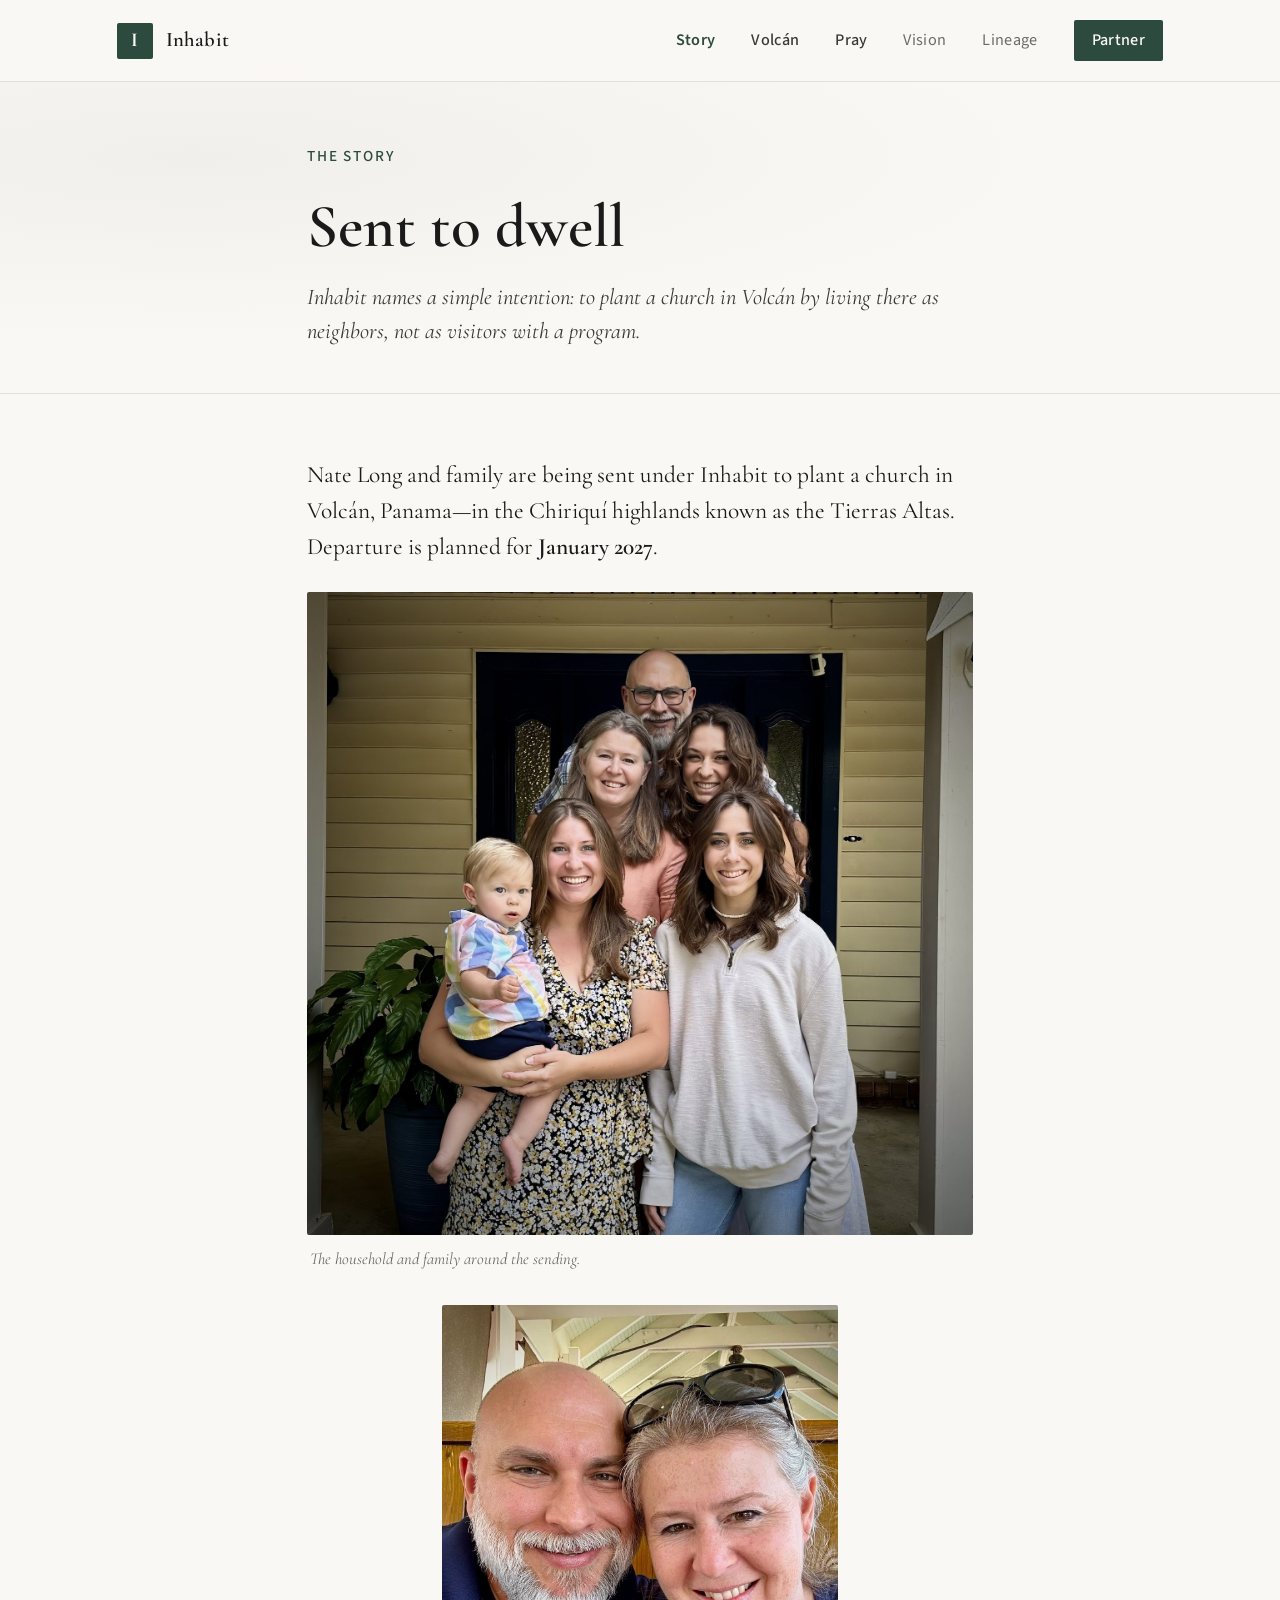
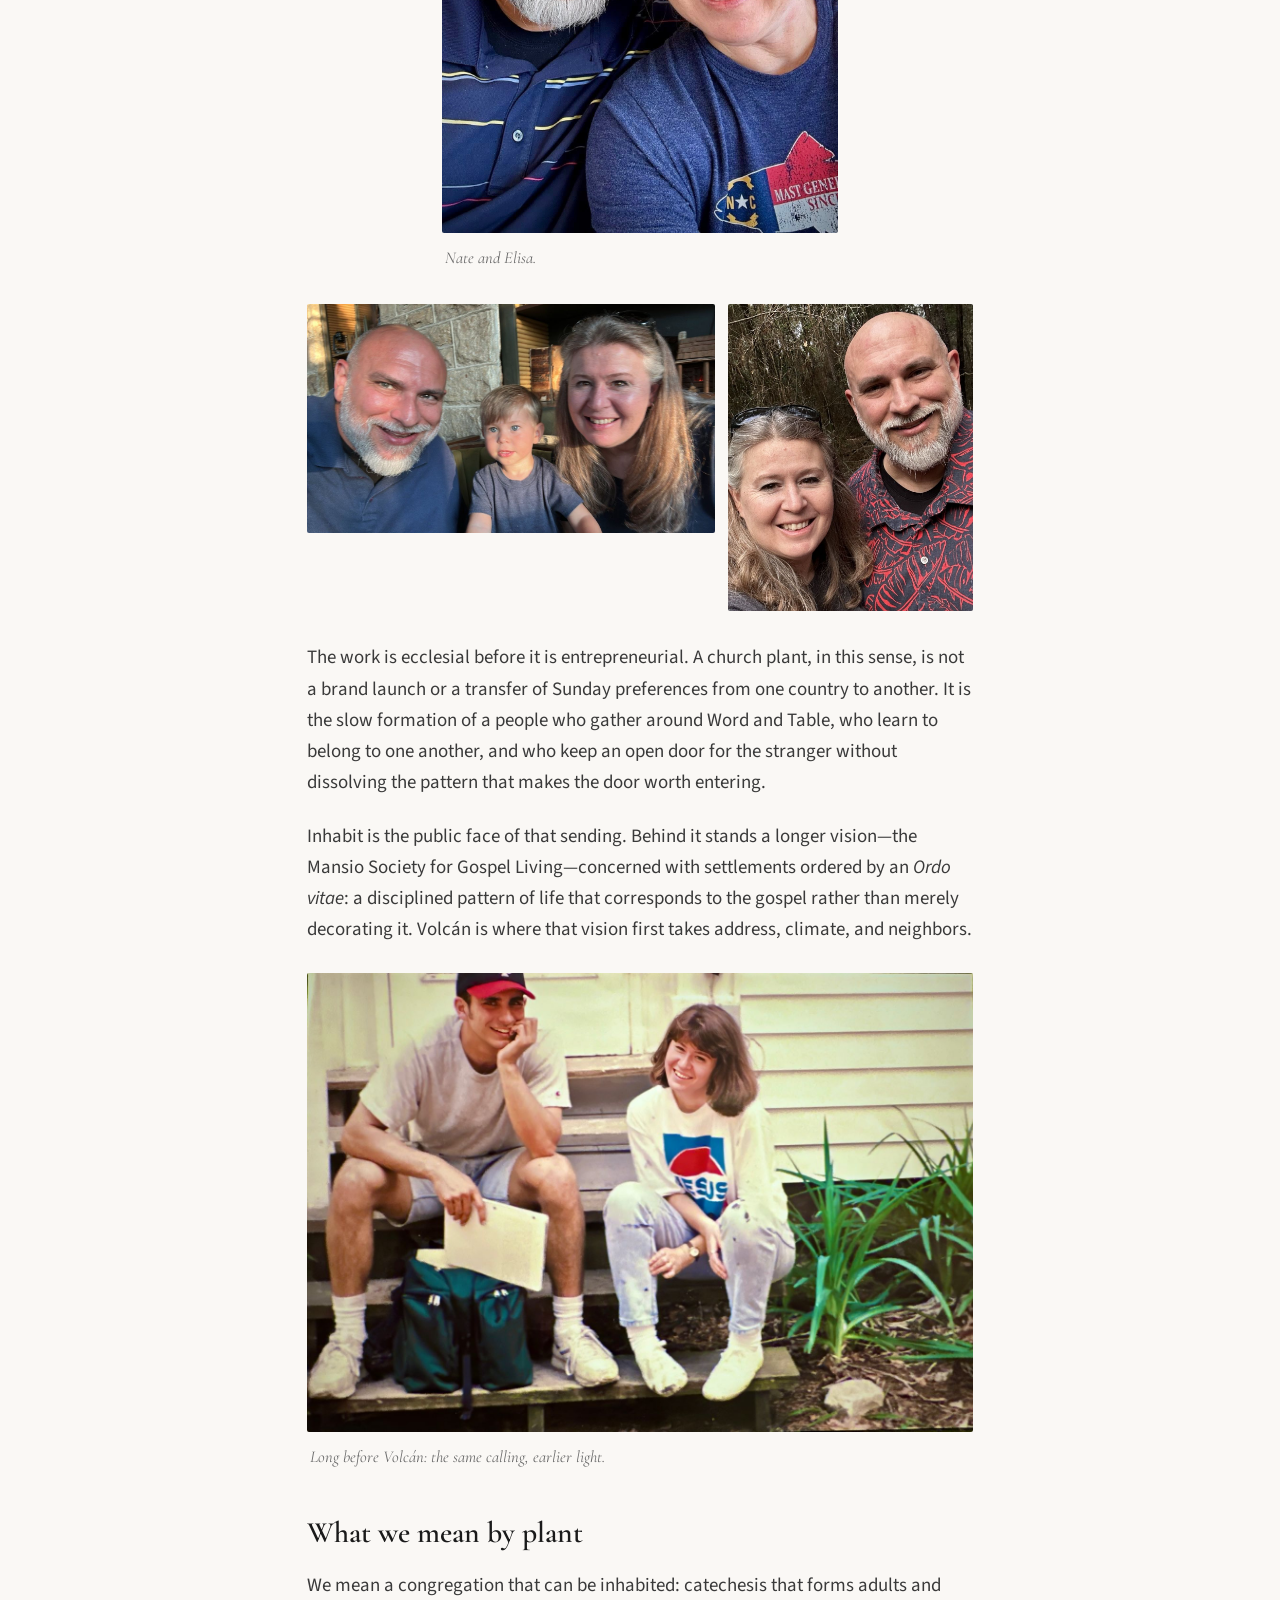
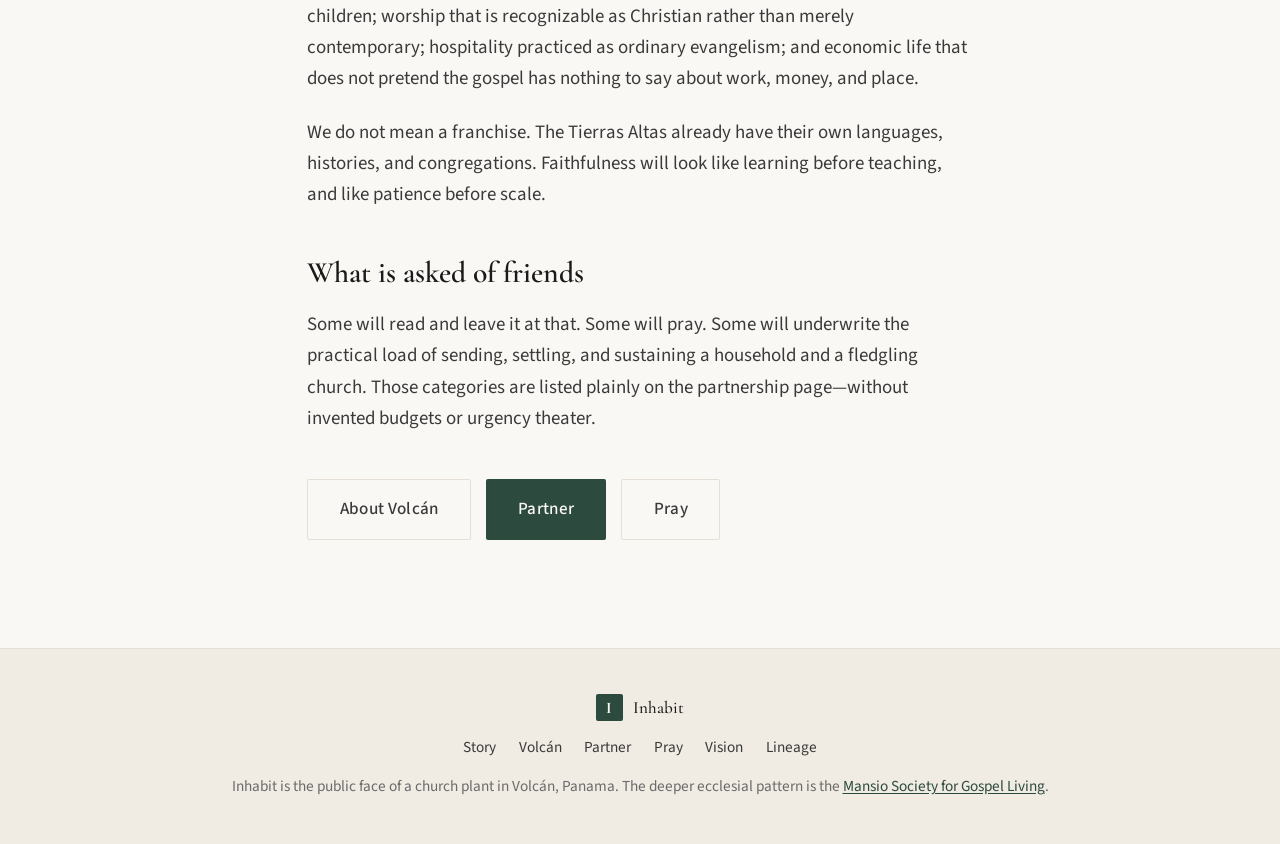
<file: mission.html>
<!DOCTYPE html>
<html lang="en">
<head>
  <meta charset="UTF-8">
  <meta name="viewport" content="width=device-width, initial-scale=1.0">
  <title>Story — Inhabit · Volcán, Panama</title>
  <meta name="description" content="The story of a family sent under Inhabit to plant a church in Volcán, Panama—Chiriquí’s Tierras Altas.">
  <link rel="icon" href="favicon.svg" type="image/svg+xml">
  <link rel="preconnect" href="https://fonts.googleapis.com">
  <link rel="preconnect" href="https://fonts.gstatic.com" crossorigin>
  <link href="https://fonts.googleapis.com/css2?family=Cormorant+Garamond:ital,wght@0,400;0,500;0,600;0,700;1,400;1,500&family=Source+Sans+3:ital,wght@0,300;0,400;0,500;0,600;1,400&display=swap" rel="stylesheet">
  <link rel="stylesheet" href="styles.css">
</head>
<body>
  <header class="site-header">
    <div class="container header-inner">
      <a href="index.html" class="logo">
        <span class="logo-mark">I</span>
        <span class="logo-text">Inhabit</span>
      </a>
      <nav class="nav">
        <a href="mission.html" class="active">Story</a>
        <a href="volcan.html">Volcán</a>
        <a href="pray.html">Pray</a>
        <a href="vision.html" class="nav-secondary">Vision</a>
        <a href="intellectual-lineage.html" class="nav-secondary">Lineage</a>
        <a href="partner.html" class="nav-cta">Partner</a>
      </nav>
      <button class="menu-toggle" aria-label="Menu">
        <span></span><span></span>
      </button>
    </div>
  </header>

  <header class="page-hero">
    <div class="container narrow">
      <p class="eyebrow">The Story</p>
      <h1>Sent to dwell</h1>
      <p class="page-standfirst">
        Inhabit names a simple intention: to plant a church in Volcán by living there as neighbors, not as visitors with a program.
      </p>
    </div>
  </header>

  <main class="section section-tight">
    <div class="container narrow">
      <div class="prose">
        <p class="lead">
          Nate Long and family are being sent under Inhabit to plant a church in Volcán, Panama—in the Chiriquí highlands known as the Tierras Altas. Departure is planned for <strong>January 2027</strong>.
        </p>

        <figure class="media-figure media-figure--wide">
          <img src="images/family-group.jpg" alt="Nate, Elisa, and family" width="1600" height="1600" loading="eager">
          <figcaption>The household and family around the sending.</figcaption>
        </figure>

        <figure class="media-figure media-figure--portrait">
          <img src="images/nate-elisa-selfie.jpg" alt="Nate and Elisa Long" width="1200" height="1600" loading="lazy">
          <figcaption>Nate and Elisa.</figcaption>
        </figure>

        <div class="photo-grid">
          <figure class="media-figure media-figure-tight">
            <img src="images/family-indoor.jpg" alt="Family together indoors" width="2048" height="1152" loading="lazy">
          </figure>
          <figure class="media-figure media-figure-tight media-figure--portrait">
            <img class="img-portrait" src="images/couple-outdoors.jpg" alt="Nate and his wife outdoors" width="951" height="1194" loading="lazy">
          </figure>
        </div>

        <p>
          The work is ecclesial before it is entrepreneurial. A church plant, in this sense, is not a brand launch or a transfer of Sunday preferences from one country to another. It is the slow formation of a people who gather around Word and Table, who learn to belong to one another, and who keep an open door for the stranger without dissolving the pattern that makes the door worth entering.
        </p>
        <p>
          Inhabit is the public face of that sending. Behind it stands a longer vision—the Mansio Society for Gospel Living—concerned with settlements ordered by an <em>Ordo vitae</em>: a disciplined pattern of life that corresponds to the gospel rather than merely decorating it. Volcán is where that vision first takes address, climate, and neighbors.
        </p>

        <figure class="media-figure media-figure--wide">
          <img src="images/couple-younger.jpg" alt="Nate and his wife in earlier years" width="1400" height="966" loading="lazy">
          <figcaption>Long before Volcán: the same calling, earlier light.</figcaption>
        </figure>

        <h2 class="prose-h2">What we mean by plant</h2>
        <p>
          We mean a congregation that can be inhabited: catechesis that forms adults and children; worship that is recognizable as Christian rather than merely contemporary; hospitality practiced as ordinary evangelism; and economic life that does not pretend the gospel has nothing to say about work, money, and place.
        </p>
        <p>
          We do not mean a franchise. The Tierras Altas already have their own languages, histories, and congregations. Faithfulness will look like learning before teaching, and like patience before scale.
        </p>

        <h2 class="prose-h2">What is asked of friends</h2>
        <p>
          Some will read and leave it at that. Some will pray. Some will underwrite the practical load of sending, settling, and sustaining a household and a fledgling church. Those categories are listed plainly on the partnership page—without invented budgets or urgency theater.
        </p>
      </div>

      <div class="page-actions">
        <a href="volcan.html" class="btn btn-ghost">About Volcán</a>
        <a href="partner.html" class="btn btn-primary">Partner</a>
        <a href="pray.html" class="btn btn-ghost">Pray</a>
      </div>
    </div>
  </main>

  <footer class="site-footer">
    <div class="container footer-inner">
      <div class="footer-brand">
        <span class="logo-mark small">I</span>
        <span>Inhabit</span>
      </div>
      <nav class="footer-nav">
        <a href="mission.html">Story</a>
        <a href="volcan.html">Volcán</a>
        <a href="partner.html">Partner</a>
        <a href="pray.html">Pray</a>
        <a href="vision.html">Vision</a>
        <a href="intellectual-lineage.html">Lineage</a>
      </nav>
      <p class="footer-note">
        Inhabit is the public face of a church plant in Volcán, Panama. The deeper ecclesial pattern is the <a href="vision.html">Mansio Society for Gospel Living</a>.
      </p>
    </div>
  </footer>

  <script>
    const toggle = document.querySelector('.menu-toggle');
    const nav = document.querySelector('.nav');
    toggle?.addEventListener('click', () => {
      nav.classList.toggle('open');
      toggle.classList.toggle('open');
    });
  </script>
</body>
</html>
</file>
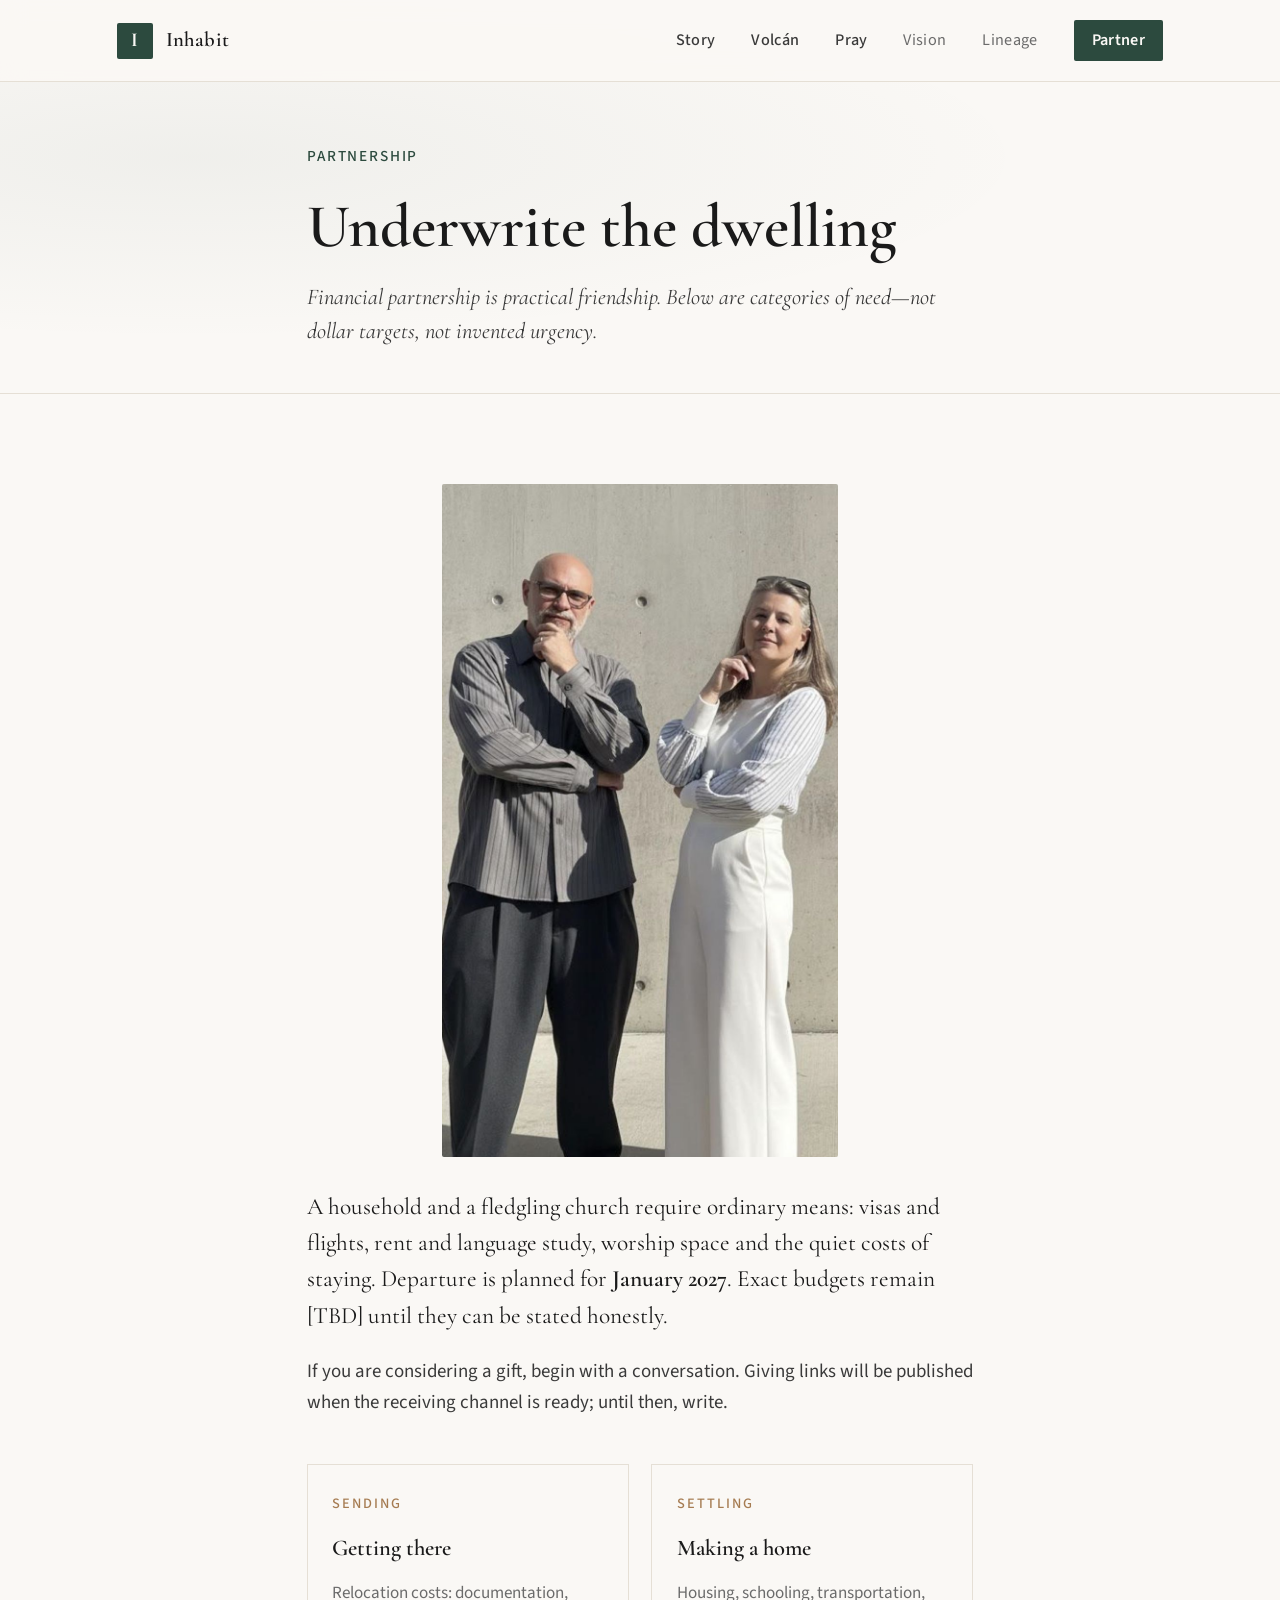
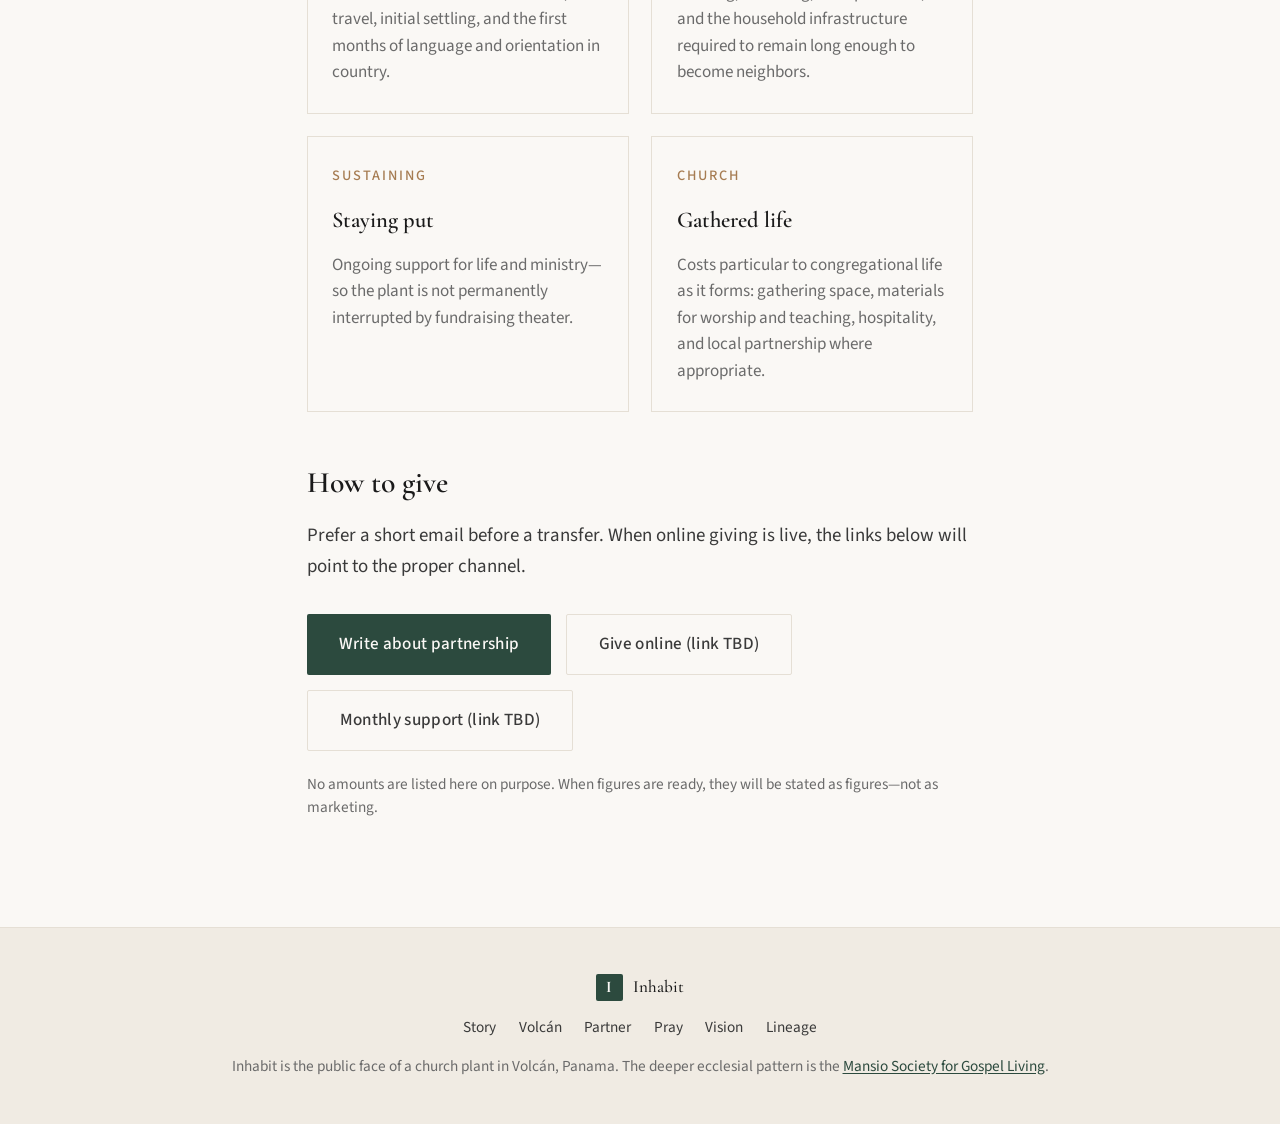
<file: partner.html>
<!DOCTYPE html>
<html lang="en">
<head>
  <meta charset="UTF-8">
  <meta name="viewport" content="width=device-width, initial-scale=1.0">
  <title>Partner — Inhabit · Volcán, Panama</title>
  <meta name="description" content="Partner with Inhabit’s church plant in Volcán, Panama. Categories of need for sending, settling, and sustaining—without invented budgets.">
  <link rel="icon" href="favicon.svg" type="image/svg+xml">
  <link rel="preconnect" href="https://fonts.googleapis.com">
  <link rel="preconnect" href="https://fonts.gstatic.com" crossorigin>
  <link href="https://fonts.googleapis.com/css2?family=Cormorant+Garamond:ital,wght@0,400;0,500;0,600;0,700;1,400;1,500&family=Source+Sans+3:ital,wght@0,300;0,400;0,500;0,600;1,400&display=swap" rel="stylesheet">
  <link rel="stylesheet" href="styles.css">
</head>
<body>
  <header class="site-header">
    <div class="container header-inner">
      <a href="index.html" class="logo">
        <span class="logo-mark">I</span>
        <span class="logo-text">Inhabit</span>
      </a>
      <nav class="nav">
        <a href="mission.html">Story</a>
        <a href="volcan.html">Volcán</a>
        <a href="pray.html">Pray</a>
        <a href="vision.html" class="nav-secondary">Vision</a>
        <a href="intellectual-lineage.html" class="nav-secondary">Lineage</a>
        <a href="partner.html" class="nav-cta active">Partner</a>
      </nav>
      <button class="menu-toggle" aria-label="Menu">
        <span></span><span></span>
      </button>
    </div>
  </header>

  <header class="page-hero">
    <div class="container narrow">
      <p class="eyebrow">Partnership</p>
      <h1>Underwrite the dwelling</h1>
      <p class="page-standfirst">
        Financial partnership is practical friendship. Below are categories of need—not dollar targets, not invented urgency.
      </p>
    </div>
  </header>

  <main class="section section-tight">
    <div class="container narrow">
      <div class="prose">
        <figure class="media-figure media-figure--portrait media-figure--partner">
          <img src="images/couple-portrait.jpg" alt="Nate and his wife" width="1170" height="1600" loading="lazy">
        </figure>

        <p class="lead">
          A household and a fledgling church require ordinary means: visas and flights, rent and language study, worship space and the quiet costs of staying. Departure is planned for <strong>January 2027</strong>. Exact budgets remain [TBD] until they can be stated honestly.
        </p>
        <p>
          If you are considering a gift, begin with a conversation. Giving links will be published when the receiving channel is ready; until then, write.
        </p>
      </div>

      <div class="card-grid">
        <article class="info-card">
          <p class="section-label">Sending</p>
          <h3>Getting there</h3>
          <p>Relocation costs: documentation, travel, initial settling, and the first months of language and orientation in country.</p>
        </article>
        <article class="info-card">
          <p class="section-label">Settling</p>
          <h3>Making a home</h3>
          <p>Housing, schooling, transportation, and the household infrastructure required to remain long enough to become neighbors.</p>
        </article>
        <article class="info-card">
          <p class="section-label">Sustaining</p>
          <h3>Staying put</h3>
          <p>Ongoing support for life and ministry—so the plant is not permanently interrupted by fundraising theater.</p>
        </article>
        <article class="info-card">
          <p class="section-label">Church</p>
          <h3>Gathered life</h3>
          <p>Costs particular to congregational life as it forms: gathering space, materials for worship and teaching, hospitality, and local partnership where appropriate.</p>
        </article>
      </div>

      <div class="prose" style="margin-top: 3rem;">
        <h2 class="prose-h2">How to give</h2>
        <p>
          Prefer a short email before a transfer. When online giving is live, the links below will point to the proper channel.
        </p>
      </div>

      <div class="give-actions">
        <!-- TODO: replace mailto with preferred partnership address if different -->
        <a href="mailto:hello@mansiosociety.org?subject=Inhabit%20partnership" class="btn btn-primary">Write about partnership</a>
        <!-- TODO: replace href with real giving URL when available -->
        <a href="#give" class="btn btn-ghost" id="give">Give online (link TBD)</a>
        <!-- TODO: optional second channel, e.g. monthly support platform URL -->
        <a href="#give-monthly" class="btn btn-ghost" id="give-monthly">Monthly support (link TBD)</a>
      </div>

      <p class="fine-print">
        No amounts are listed here on purpose. When figures are ready, they will be stated as figures—not as marketing.
      </p>
    </div>
  </main>

  <footer class="site-footer">
    <div class="container footer-inner">
      <div class="footer-brand">
        <span class="logo-mark small">I</span>
        <span>Inhabit</span>
      </div>
      <nav class="footer-nav">
        <a href="mission.html">Story</a>
        <a href="volcan.html">Volcán</a>
        <a href="partner.html">Partner</a>
        <a href="pray.html">Pray</a>
        <a href="vision.html">Vision</a>
        <a href="intellectual-lineage.html">Lineage</a>
      </nav>
      <p class="footer-note">
        Inhabit is the public face of a church plant in Volcán, Panama. The deeper ecclesial pattern is the <a href="vision.html">Mansio Society for Gospel Living</a>.
      </p>
    </div>
  </footer>

  <script>
    const toggle = document.querySelector('.menu-toggle');
    const nav = document.querySelector('.nav');
    toggle?.addEventListener('click', () => {
      nav.classList.toggle('open');
      toggle.classList.toggle('open');
    });
  </script>
</body>
</html>
</file>
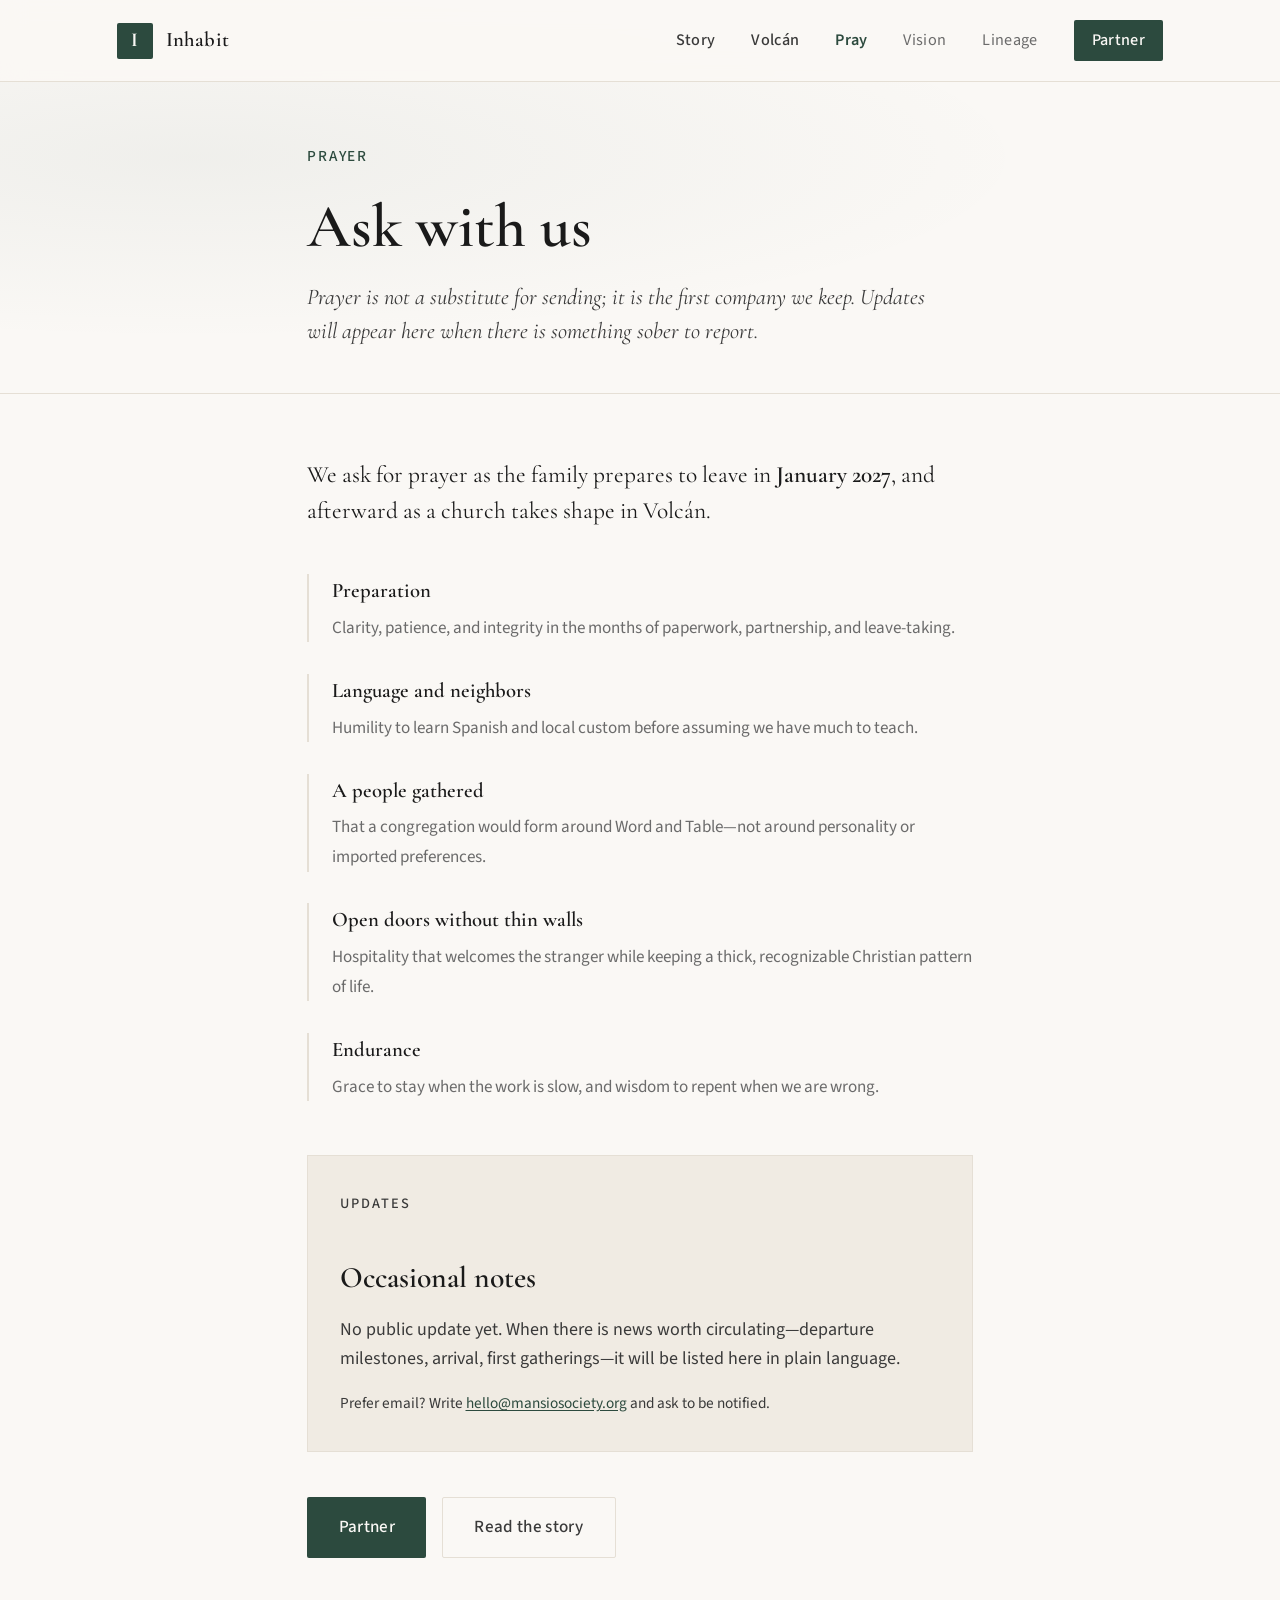
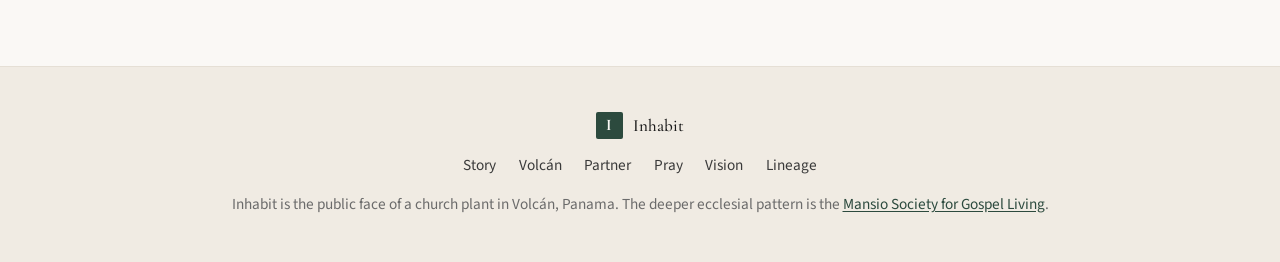
<file: pray.html>
<!DOCTYPE html>
<html lang="en">
<head>
  <meta charset="UTF-8">
  <meta name="viewport" content="width=device-width, initial-scale=1.0">
  <title>Pray — Inhabit · Volcán, Panama</title>
  <meta name="description" content="Pray for Inhabit’s church plant in Volcán, Panama. Petitions and occasional updates.">
  <link rel="icon" href="favicon.svg" type="image/svg+xml">
  <link rel="preconnect" href="https://fonts.googleapis.com">
  <link rel="preconnect" href="https://fonts.gstatic.com" crossorigin>
  <link href="https://fonts.googleapis.com/css2?family=Cormorant+Garamond:ital,wght@0,400;0,500;0,600;0,700;1,400;1,500&family=Source+Sans+3:ital,wght@0,300;0,400;0,500;0,600;1,400&display=swap" rel="stylesheet">
  <link rel="stylesheet" href="styles.css">
</head>
<body>
  <header class="site-header">
    <div class="container header-inner">
      <a href="index.html" class="logo">
        <span class="logo-mark">I</span>
        <span class="logo-text">Inhabit</span>
      </a>
      <nav class="nav">
        <a href="mission.html">Story</a>
        <a href="volcan.html">Volcán</a>
        <a href="pray.html" class="active">Pray</a>
        <a href="vision.html" class="nav-secondary">Vision</a>
        <a href="intellectual-lineage.html" class="nav-secondary">Lineage</a>
        <a href="partner.html" class="nav-cta">Partner</a>
      </nav>
      <button class="menu-toggle" aria-label="Menu">
        <span></span><span></span>
      </button>
    </div>
  </header>

  <header class="page-hero">
    <div class="container narrow">
      <p class="eyebrow">Prayer</p>
      <h1>Ask with us</h1>
      <p class="page-standfirst">
        Prayer is not a substitute for sending; it is the first company we keep. Updates will appear here when there is something sober to report.
      </p>
    </div>
  </header>

  <main class="section section-tight">
    <div class="container narrow">
      <div class="prose">
        <p class="lead">
          We ask for prayer as the family prepares to leave in <strong>January 2027</strong>, and afterward as a church takes shape in Volcán.
        </p>
      </div>

      <ul class="point-list prayer-list">
        <li>
          <strong>Preparation</strong>
          <span>Clarity, patience, and integrity in the months of paperwork, partnership, and leave-taking.</span>
        </li>
        <li>
          <strong>Language and neighbors</strong>
          <span>Humility to learn Spanish and local custom before assuming we have much to teach.</span>
        </li>
        <li>
          <strong>A people gathered</strong>
          <span>That a congregation would form around Word and Table—not around personality or imported preferences.</span>
        </li>
        <li>
          <strong>Open doors without thin walls</strong>
          <span>Hospitality that welcomes the stranger while keeping a thick, recognizable Christian pattern of life.</span>
        </li>
        <li>
          <strong>Endurance</strong>
          <span>Grace to stay when the work is slow, and wisdom to repent when we are wrong.</span>
        </li>
      </ul>

      <div class="updates-stub">
        <p class="section-label">Updates</p>
        <h2 class="prose-h2">Occasional notes</h2>
        <p>
          <!-- TODO: replace stub with real update posts or a newsletter link when available -->
          No public update yet. When there is news worth circulating—departure milestones, arrival, first gatherings—it will be listed here in plain language.
        </p>
        <p class="fine-print">
          Prefer email? Write
          <!-- TODO: replace with preferred prayer/updates address if different -->
          <a href="mailto:hello@mansiosociety.org?subject=Inhabit%20prayer">hello@mansiosociety.org</a>
          and ask to be notified.
        </p>
      </div>

      <div class="page-actions">
        <a href="partner.html" class="btn btn-primary">Partner</a>
        <a href="mission.html" class="btn btn-ghost">Read the story</a>
      </div>
    </div>
  </main>

  <footer class="site-footer">
    <div class="container footer-inner">
      <div class="footer-brand">
        <span class="logo-mark small">I</span>
        <span>Inhabit</span>
      </div>
      <nav class="footer-nav">
        <a href="mission.html">Story</a>
        <a href="volcan.html">Volcán</a>
        <a href="partner.html">Partner</a>
        <a href="pray.html">Pray</a>
        <a href="vision.html">Vision</a>
        <a href="intellectual-lineage.html">Lineage</a>
      </nav>
      <p class="footer-note">
        Inhabit is the public face of a church plant in Volcán, Panama. The deeper ecclesial pattern is the <a href="vision.html">Mansio Society for Gospel Living</a>.
      </p>
    </div>
  </footer>

  <script>
    const toggle = document.querySelector('.menu-toggle');
    const nav = document.querySelector('.nav');
    toggle?.addEventListener('click', () => {
      nav.classList.toggle('open');
      toggle.classList.toggle('open');
    });
  </script>
</body>
</html>
</file>
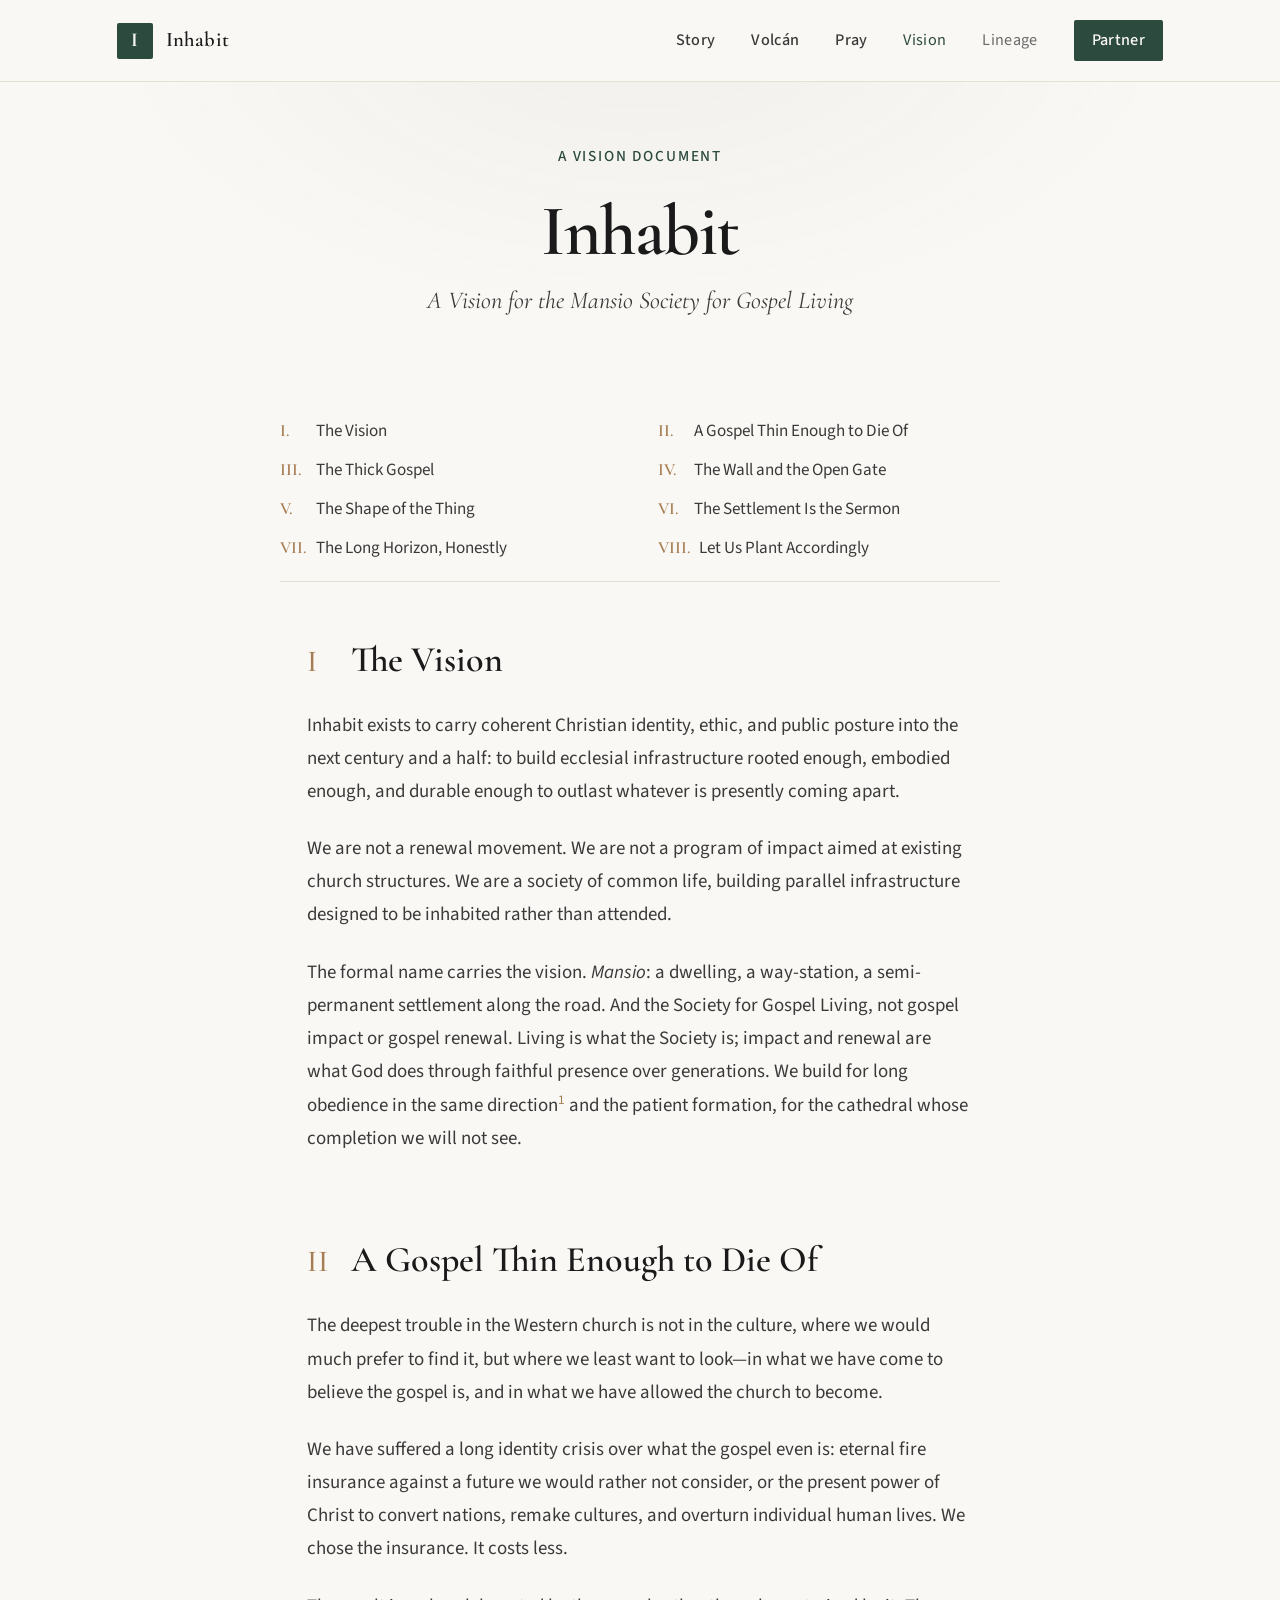
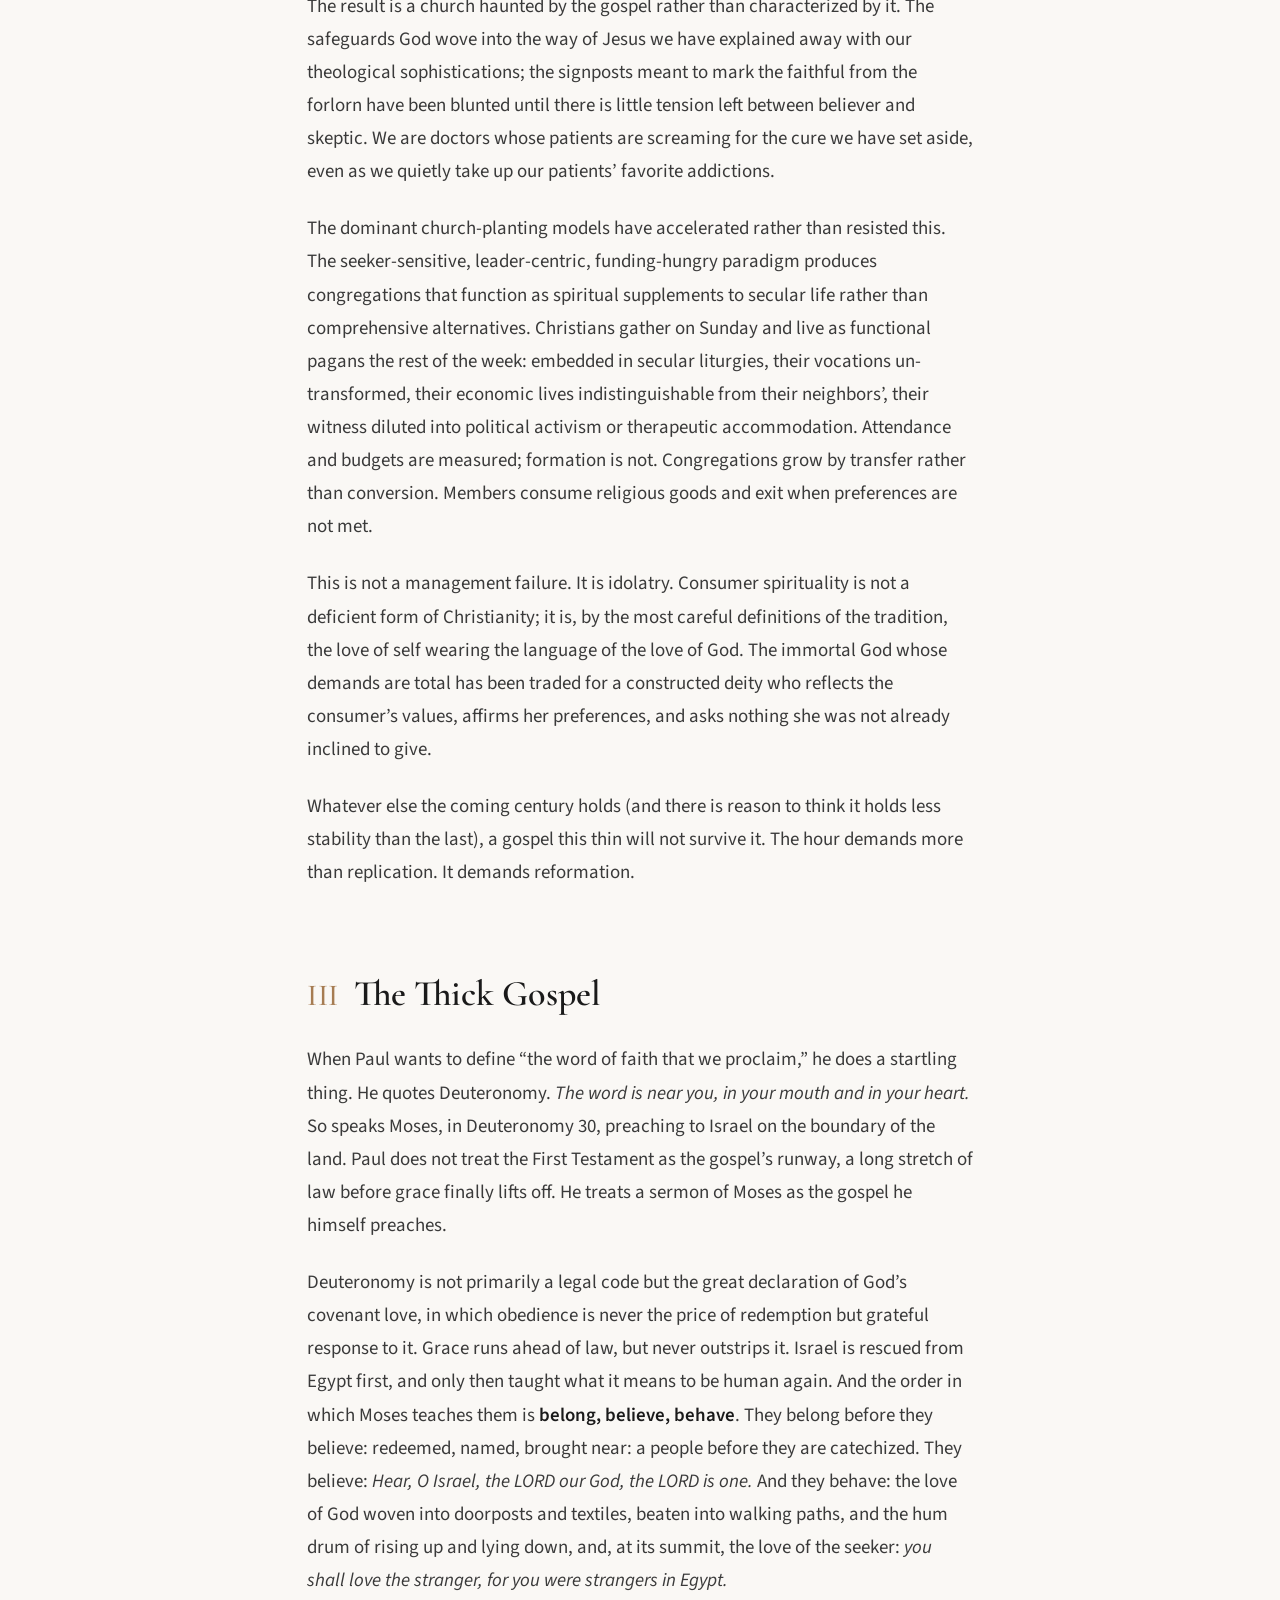
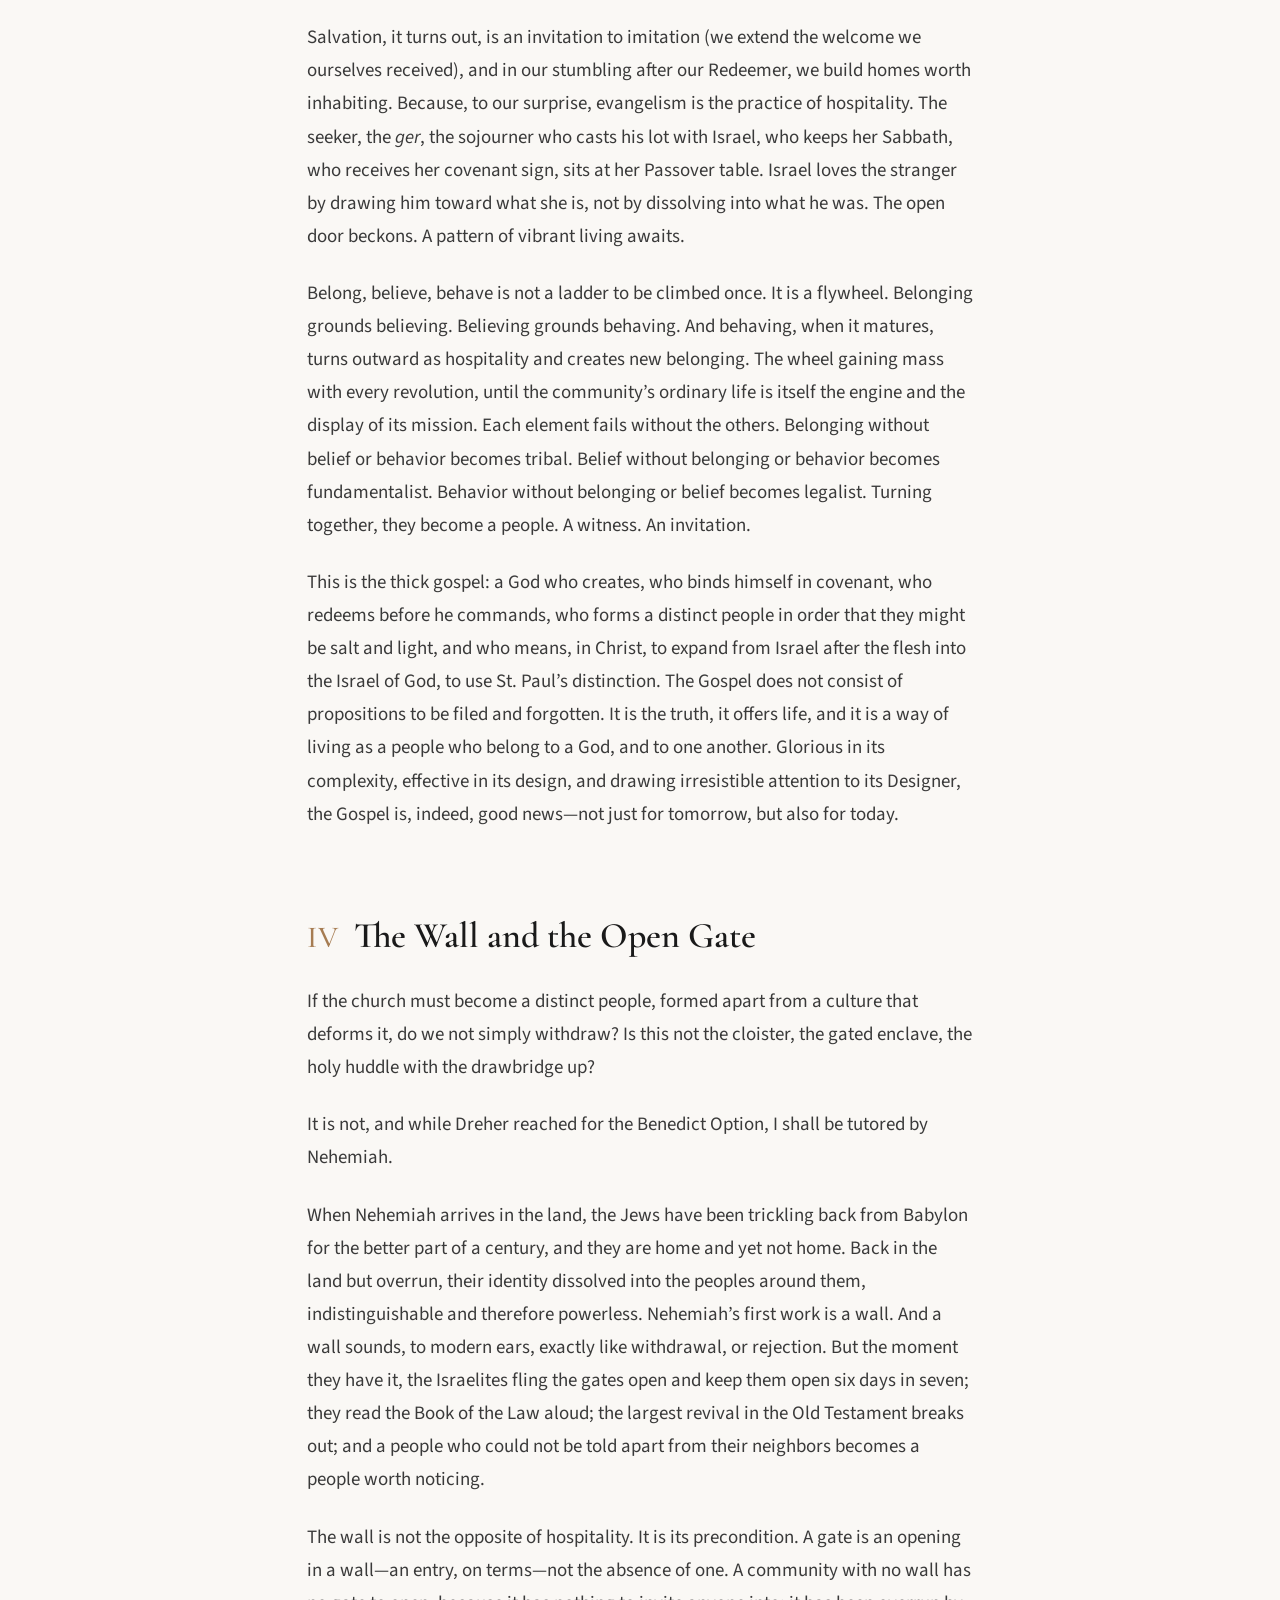
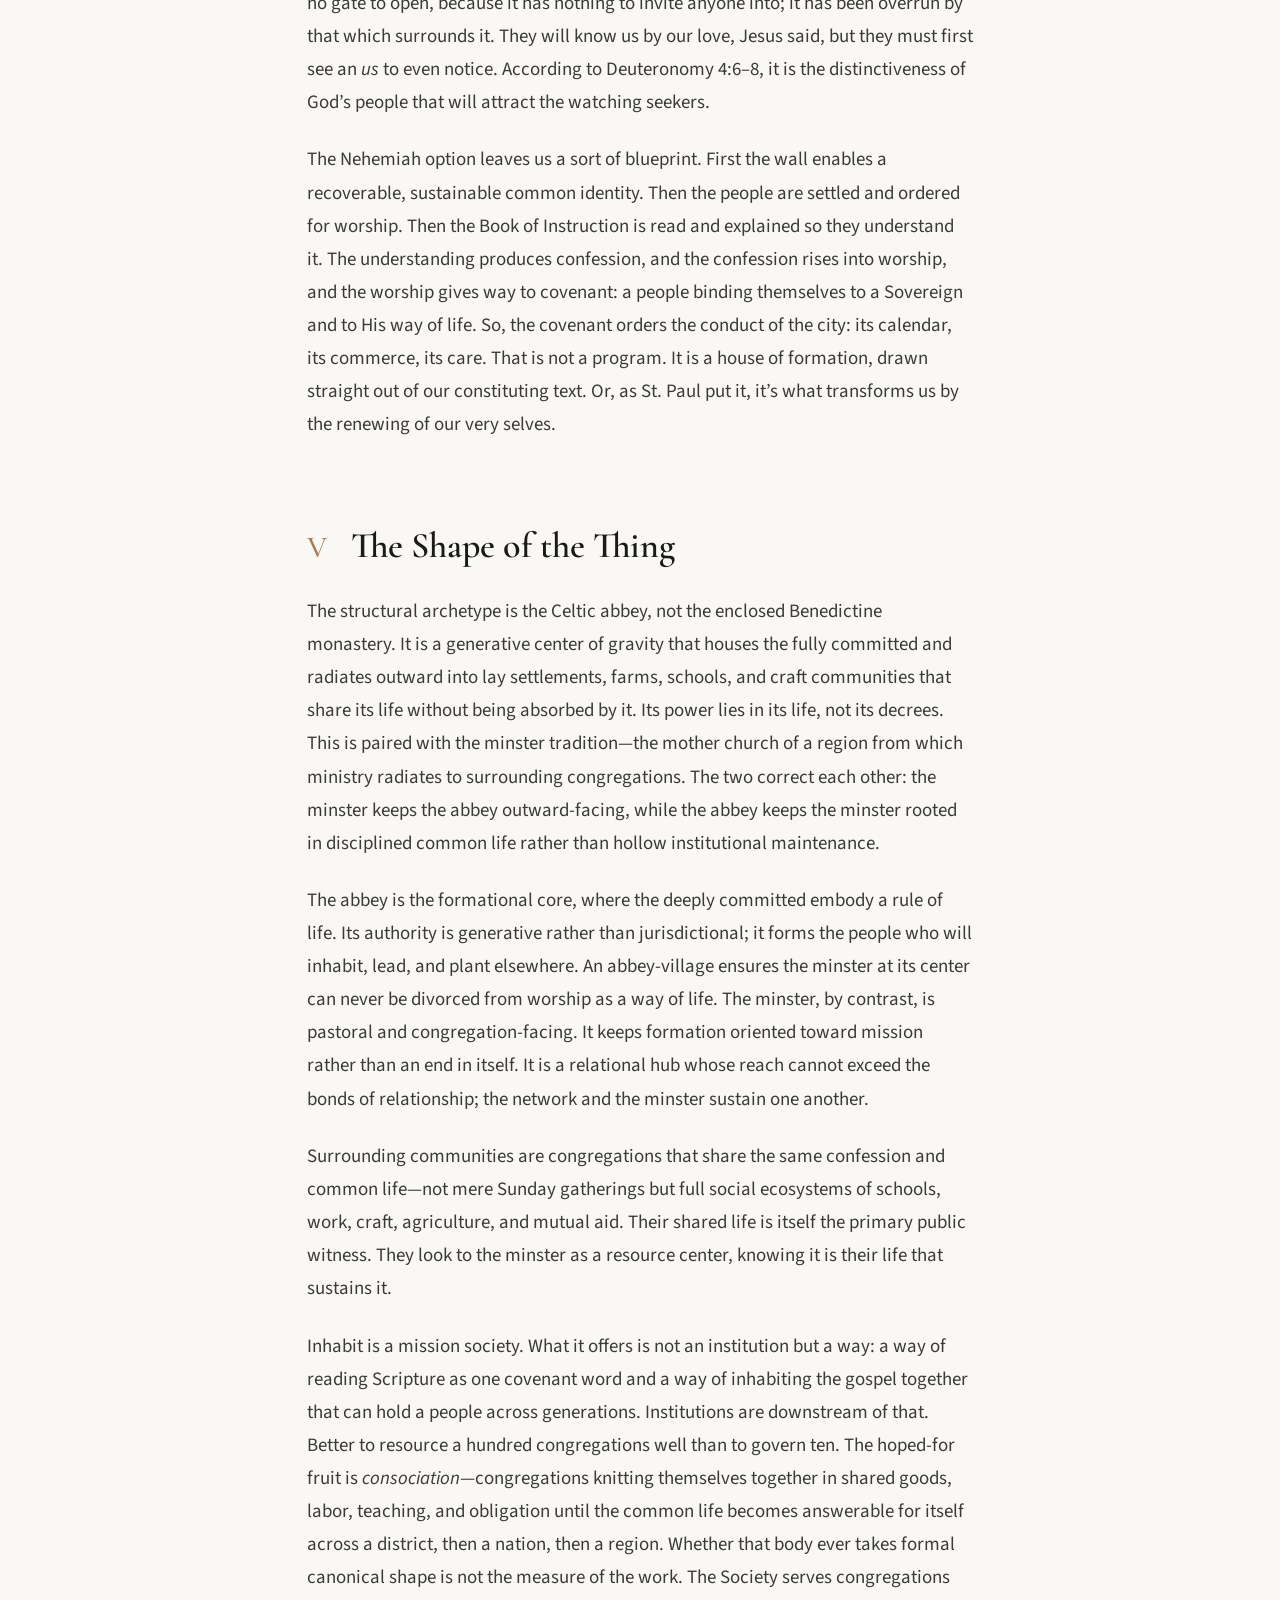
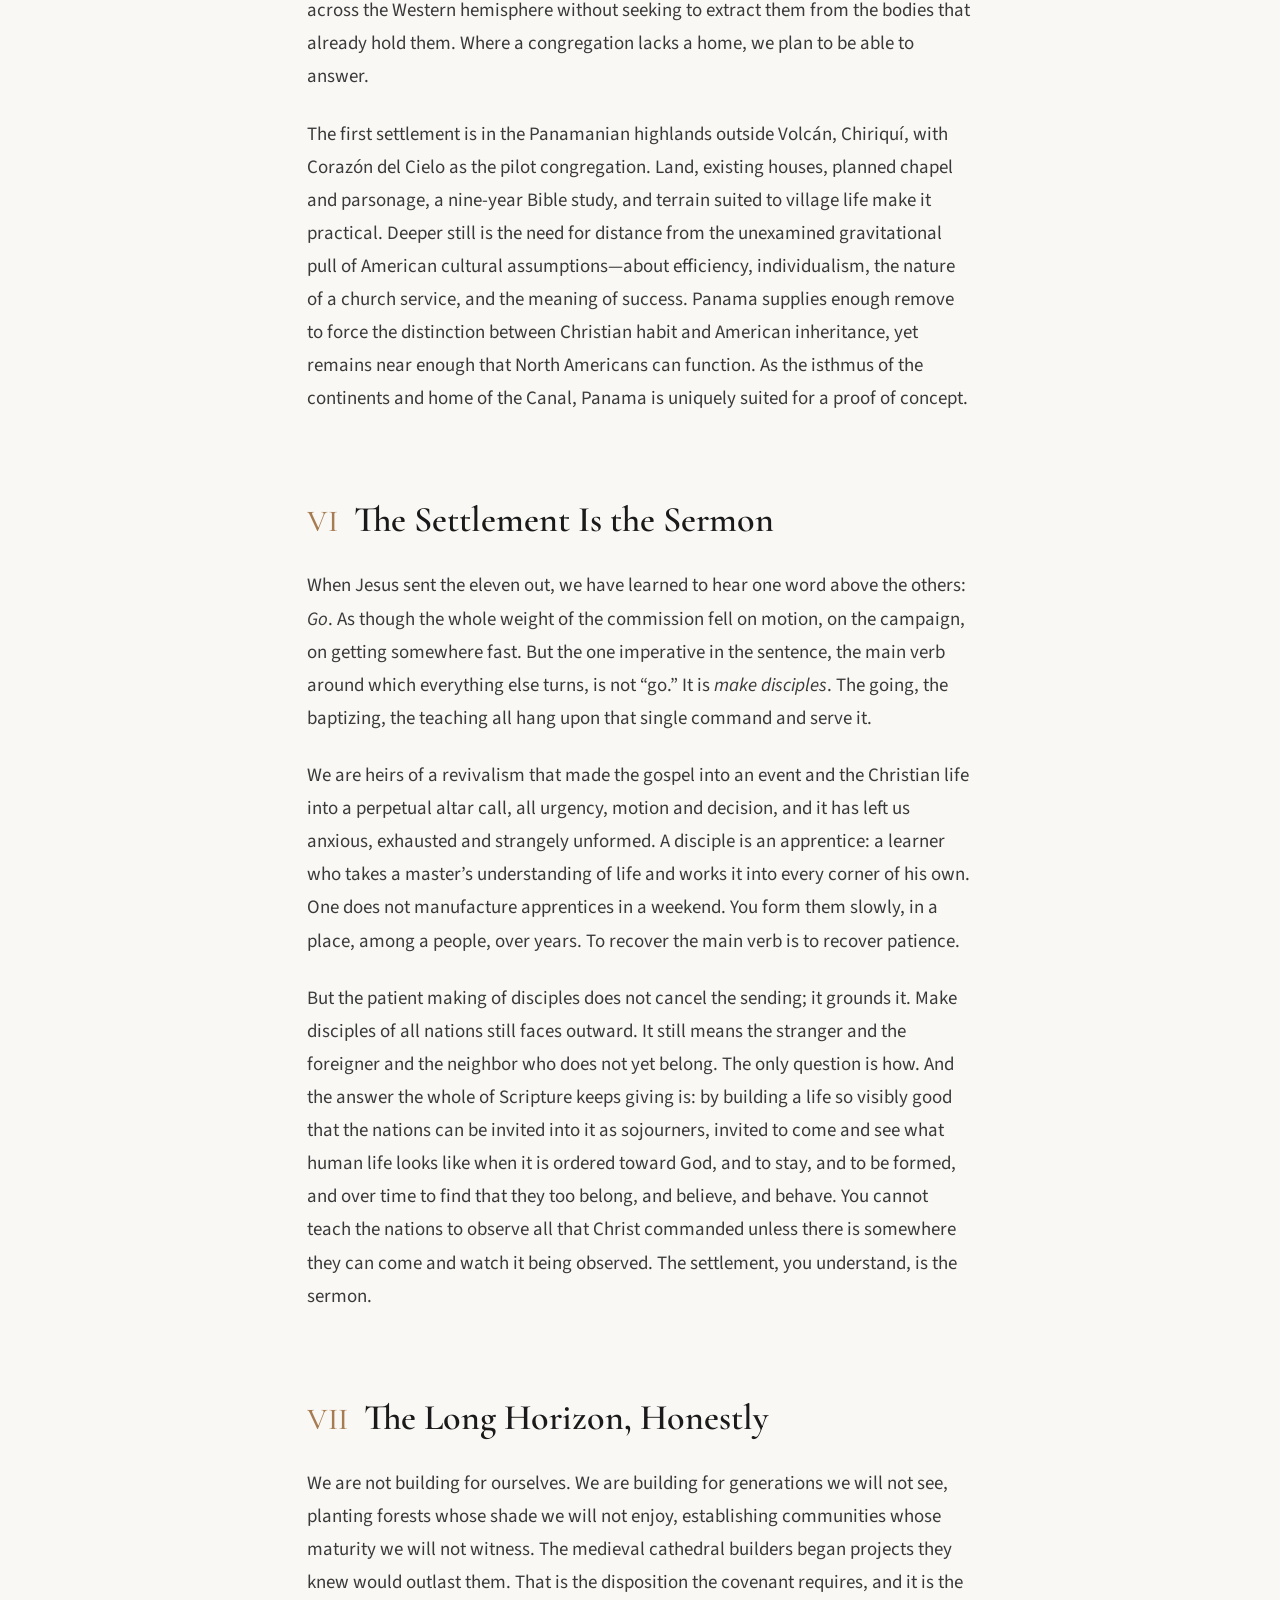
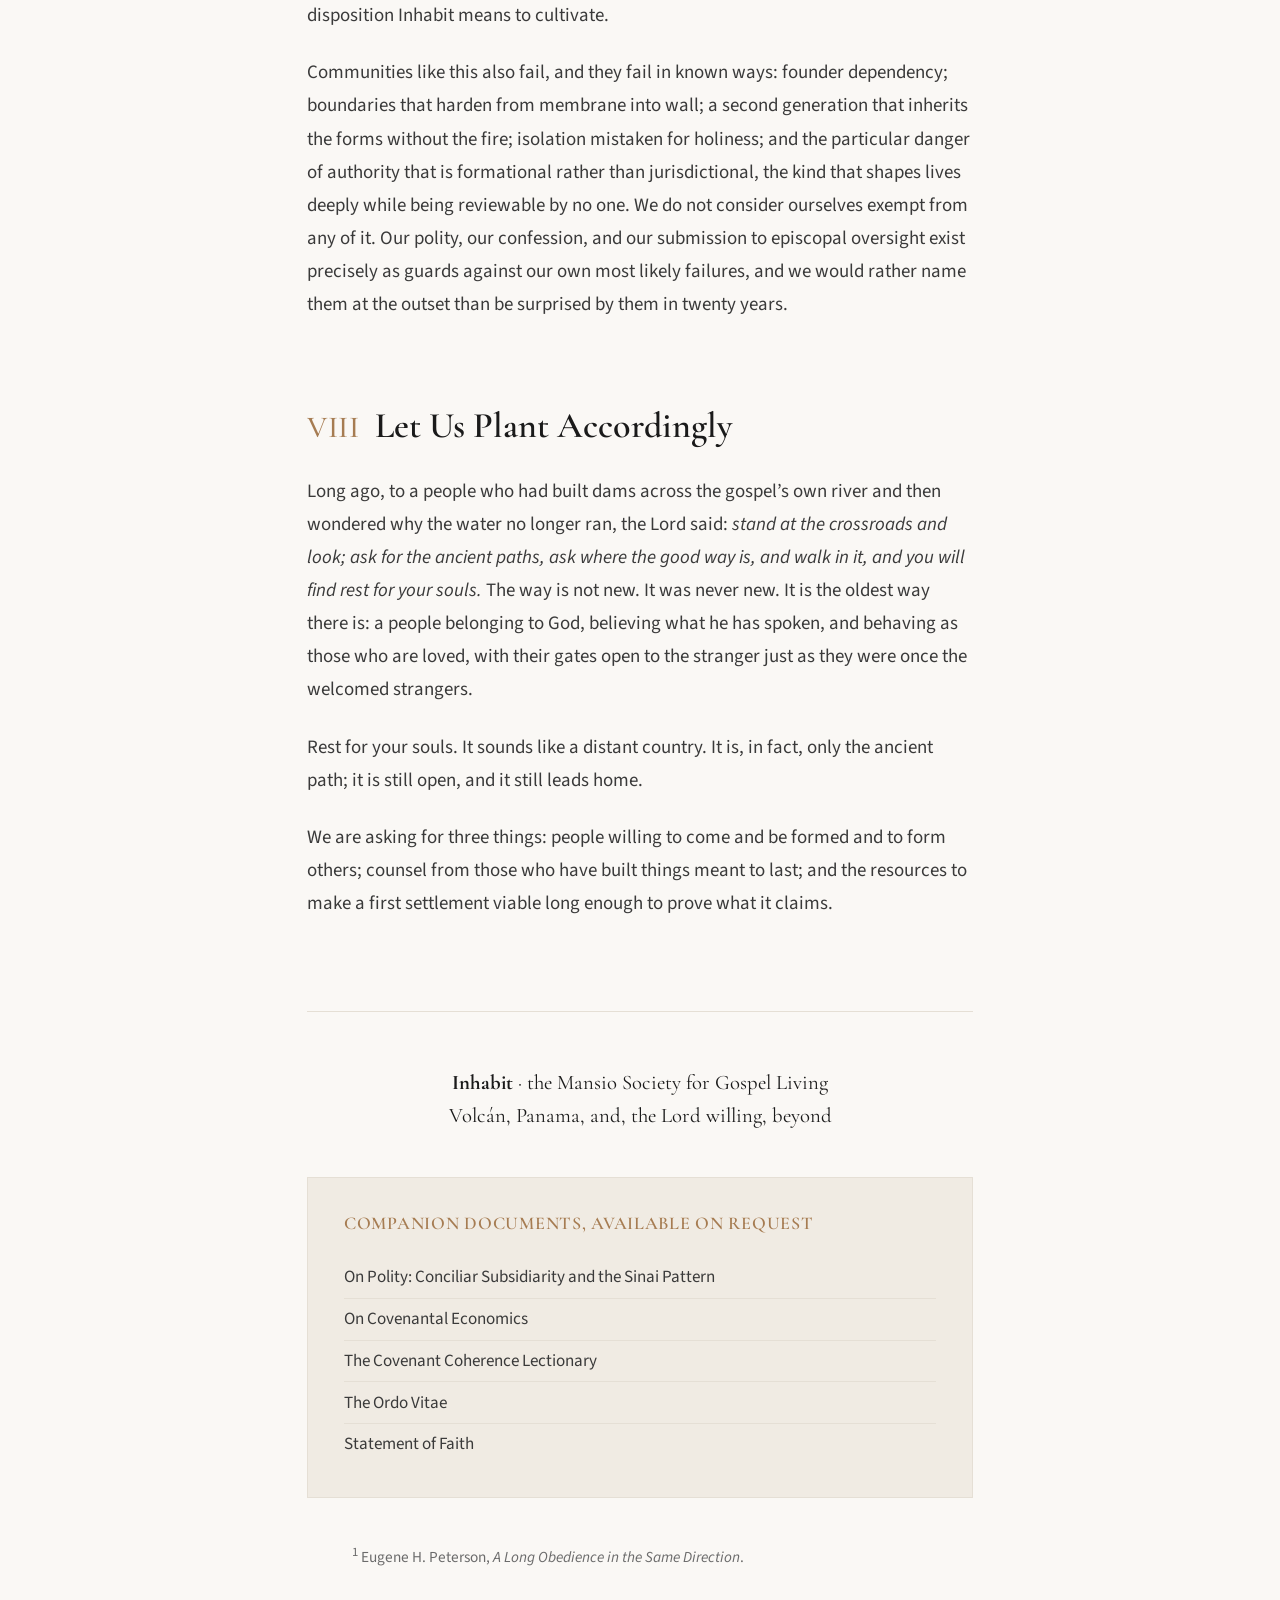
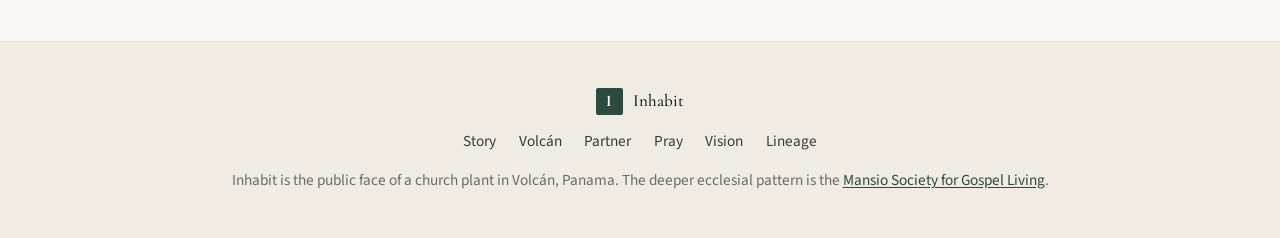
<file: vision.html>
<!DOCTYPE html>
<html lang="en">
<head>
  <meta charset="UTF-8">
  <meta name="viewport" content="width=device-width, initial-scale=1.0">
  <title>Inhabit: A Vision for the Mansio Society for Gospel Living</title>
  <meta name="description" content="Inhabit exists to carry coherent Christian identity, ethic, and public posture into the next century and a half—building ecclesial infrastructure rooted enough, embodied enough, and durable enough to outlast what is presently coming apart.">
  <link rel="preconnect" href="https://fonts.googleapis.com">
  <link rel="preconnect" href="https://fonts.gstatic.com" crossorigin>
  <link href="https://fonts.googleapis.com/css2?family=Cormorant+Garamond:ital,wght@0,400;0,500;0,600;0,700;1,400;1,500&family=Source+Sans+3:ital,wght@0,300;0,400;0,500;0,600;1,400&display=swap" rel="stylesheet">
  <link rel="icon" href="favicon.svg" type="image/svg+xml">
  <link rel="stylesheet" href="styles.css">
</head>
<body class="page-paper">
  <!-- Navigation -->
  <header class="site-header">
    <div class="container header-inner">
      <a href="index.html" class="logo">
        <span class="logo-mark">I</span>
        <span class="logo-text">Inhabit</span>
      </a>
      <nav class="nav">
        <a href="mission.html">Story</a>
        <a href="volcan.html">Volcán</a>
        <a href="pray.html">Pray</a>
        <a href="vision.html" class="nav-secondary active">Vision</a>
        <a href="intellectual-lineage.html" class="nav-secondary">Lineage</a>
        <a href="partner.html" class="nav-cta">Partner</a>
      </nav>
      <button class="menu-toggle" aria-label="Menu">
        <span></span><span></span>
      </button>
    </div>
  </header>

  <!-- Paper Hero -->
  <header class="paper-hero">
    <div class="container narrow">
      <p class="eyebrow">A Vision Document</p>
      <h1>Inhabit</h1>
      <p class="paper-subtitle">A Vision for the Mansio Society for Gospel Living</p>
    </div>
  </header>

  <!-- Table of Contents -->
  <nav class="paper-toc container narrow">
    <ol>
      <li><a href="#vision">The Vision</a></li>
      <li><a href="#thin">A Gospel Thin Enough to Die Of</a></li>
      <li><a href="#thick">The Thick Gospel</a></li>
      <li><a href="#wall">The Wall and the Open Gate</a></li>
      <li><a href="#shape">The Shape of the Thing</a></li>
      <li><a href="#sermon">The Settlement Is the Sermon</a></li>
      <li><a href="#horizon">The Long Horizon, Honestly</a></li>
      <li><a href="#plant">Let Us Plant Accordingly</a></li>
    </ol>
  </nav>

  <!-- The Paper -->
  <article class="paper container narrow">

    <section id="vision" class="paper-section">
      <h2><span class="section-num">I</span> The Vision</h2>
      <div class="prose">
        <p>
          Inhabit exists to carry coherent Christian identity, ethic, and public posture into the next century and a half: to build ecclesial infrastructure rooted enough, embodied enough, and durable enough to outlast whatever is presently coming apart.
        </p>
        <p>
          We are not a renewal movement. We are not a program of impact aimed at existing church structures. We are a society of common life, building parallel infrastructure designed to be inhabited rather than attended.
        </p>
        <p>
          The formal name carries the vision. <em>Mansio</em>: a dwelling, a way-station, a semi-permanent settlement along the road. And the Society for Gospel Living, not gospel impact or gospel renewal. Living is what the Society is; impact and renewal are what God does through faithful presence over generations. We build for long obedience in the same direction<sup>1</sup> and the patient formation, for the cathedral whose completion we will not see.
        </p>
      </div>
    </section>

    <section id="thin" class="paper-section">
      <h2><span class="section-num">II</span> A Gospel Thin Enough to Die Of</h2>
      <div class="prose">
        <p>
          The deepest trouble in the Western church is not in the culture, where we would much prefer to find it, but where we least want to look—in what we have come to believe the gospel is, and in what we have allowed the church to become.
        </p>
        <p>
          We have suffered a long identity crisis over what the gospel even is: eternal fire insurance against a future we would rather not consider, or the present power of Christ to convert nations, remake cultures, and overturn individual human lives. We chose the insurance. It costs less.
        </p>
        <p>
          The result is a church haunted by the gospel rather than characterized by it. The safeguards God wove into the way of Jesus we have explained away with our theological sophistications; the signposts meant to mark the faithful from the forlorn have been blunted until there is little tension left between believer and skeptic. We are doctors whose patients are screaming for the cure we have set aside, even as we quietly take up our patients’ favorite addictions.
        </p>
        <p>
          The dominant church-planting models have accelerated rather than resisted this. The seeker-sensitive, leader-centric, funding-hungry paradigm produces congregations that function as spiritual supplements to secular life rather than comprehensive alternatives. Christians gather on Sunday and live as functional pagans the rest of the week: embedded in secular liturgies, their vocations un-transformed, their economic lives indistinguishable from their neighbors’, their witness diluted into political activism or therapeutic accommodation. Attendance and budgets are measured; formation is not. Congregations grow by transfer rather than conversion. Members consume religious goods and exit when preferences are not met.
        </p>
        <p>
          This is not a management failure. It is idolatry. Consumer spirituality is not a deficient form of Christianity; it is, by the most careful definitions of the tradition, the love of self wearing the language of the love of God. The immortal God whose demands are total has been traded for a constructed deity who reflects the consumer’s values, affirms her preferences, and asks nothing she was not already inclined to give.
        </p>
        <p>
          Whatever else the coming century holds (and there is reason to think it holds less stability than the last), a gospel this thin will not survive it. The hour demands more than replication. It demands reformation.
        </p>
      </div>
    </section>

    <section id="thick" class="paper-section">
      <h2><span class="section-num">III</span> The Thick Gospel</h2>
      <div class="prose">
        <p>
          When Paul wants to define “the word of faith that we proclaim,” he does a startling thing. He quotes Deuteronomy. <em>The word is near you, in your mouth and in your heart.</em> So speaks Moses, in Deuteronomy 30, preaching to Israel on the boundary of the land. Paul does not treat the First Testament as the gospel’s runway, a long stretch of law before grace finally lifts off. He treats a sermon of Moses as the gospel he himself preaches.
        </p>
        <p>
          Deuteronomy is not primarily a legal code but the great declaration of God’s covenant love, in which obedience is never the price of redemption but grateful response to it. Grace runs ahead of law, but never outstrips it. Israel is rescued from Egypt first, and only then taught what it means to be human again. And the order in which Moses teaches them is <strong>belong, believe, behave</strong>. They belong before they believe: redeemed, named, brought near: a people before they are catechized. They believe: <em>Hear, O Israel, the LORD our God, the LORD is one.</em> And they behave: the love of God woven into doorposts and textiles, beaten into walking paths, and the hum drum of rising up and lying down, and, at its summit, the love of the seeker: <em>you shall love the stranger, for you were strangers in Egypt.</em>
        </p>
        <p>
          Salvation, it turns out, is an invitation to imitation (we extend the welcome we ourselves received), and in our stumbling after our Redeemer, we build homes worth inhabiting. Because, to our surprise, evangelism is the practice of hospitality. The seeker, the <em>ger</em>, the sojourner who casts his lot with Israel, who keeps her Sabbath, who receives her covenant sign, sits at her Passover table. Israel loves the stranger by drawing him toward what she is, not by dissolving into what he was. The open door beckons. A pattern of vibrant living awaits.
        </p>
        <p>
          Belong, believe, behave is not a ladder to be climbed once. It is a flywheel. Belonging grounds believing. Believing grounds behaving. And behaving, when it matures, turns outward as hospitality and creates new belonging. The wheel gaining mass with every revolution, until the community’s ordinary life is itself the engine and the display of its mission. Each element fails without the others. Belonging without belief or behavior becomes tribal. Belief without belonging or behavior becomes fundamentalist. Behavior without belonging or belief becomes legalist. Turning together, they become a people. A witness. An invitation.
        </p>
        <p>
          This is the thick gospel: a God who creates, who binds himself in covenant, who redeems before he commands, who forms a distinct people in order that they might be salt and light, and who means, in Christ, to expand from Israel after the flesh into the Israel of God, to use St. Paul’s distinction. The Gospel does not consist of propositions to be filed and forgotten. It is the truth, it offers life, and it is a way of living as a people who belong to a God, and to one another. Glorious in its complexity, effective in its design, and drawing irresistible attention to its Designer, the Gospel is, indeed, good news—not just for tomorrow, but also for today.
        </p>
      </div>
    </section>

    <section id="wall" class="paper-section">
      <h2><span class="section-num">IV</span> The Wall and the Open Gate</h2>
      <div class="prose">
        <p>
          If the church must become a distinct people, formed apart from a culture that deforms it, do we not simply withdraw? Is this not the cloister, the gated enclave, the holy huddle with the drawbridge up?
        </p>
        <p>
          It is not, and while Dreher reached for the Benedict Option, I shall be tutored by Nehemiah.
        </p>
        <p>
          When Nehemiah arrives in the land, the Jews have been trickling back from Babylon for the better part of a century, and they are home and yet not home. Back in the land but overrun, their identity dissolved into the peoples around them, indistinguishable and therefore powerless. Nehemiah’s first work is a wall. And a wall sounds, to modern ears, exactly like withdrawal, or rejection. But the moment they have it, the Israelites fling the gates open and keep them open six days in seven; they read the Book of the Law aloud; the largest revival in the Old Testament breaks out; and a people who could not be told apart from their neighbors becomes a people worth noticing.
        </p>
        <p>
          The wall is not the opposite of hospitality. It is its precondition. A gate is an opening in a wall—an entry, on terms—not the absence of one. A community with no wall has no gate to open, because it has nothing to invite anyone into; it has been overrun by that which surrounds it. They will know us by our love, Jesus said, but they must first see an <em>us</em> to even notice. According to Deuteronomy 4:6–8, it is the distinctiveness of God’s people that will attract the watching seekers.
        </p>
        <p>
          The Nehemiah option leaves us a sort of blueprint. First the wall enables a recoverable, sustainable common identity. Then the people are settled and ordered for worship. Then the Book of Instruction is read and explained so they understand it. The understanding produces confession, and the confession rises into worship, and the worship gives way to covenant: a people binding themselves to a Sovereign and to His way of life. So, the covenant orders the conduct of the city: its calendar, its commerce, its care. That is not a program. It is a house of formation, drawn straight out of our constituting text. Or, as St. Paul put it, it’s what transforms us by the renewing of our very selves.
        </p>
      </div>
    </section>

    <section id="shape" class="paper-section">
      <h2><span class="section-num">V</span> The Shape of the Thing</h2>
      <div class="prose">
        <p>
          The structural archetype is the Celtic abbey, not the enclosed Benedictine monastery. It is a generative center of gravity that houses the fully committed and radiates outward into lay settlements, farms, schools, and craft communities that share its life without being absorbed by it. Its power lies in its life, not its decrees. This is paired with the minster tradition—the mother church of a region from which ministry radiates to surrounding congregations. The two correct each other: the minster keeps the abbey outward-facing, while the abbey keeps the minster rooted in disciplined common life rather than hollow institutional maintenance.
        </p>
        <p>
          The abbey is the formational core, where the deeply committed embody a rule of life. Its authority is generative rather than jurisdictional; it forms the people who will inhabit, lead, and plant elsewhere. An abbey-village ensures the minster at its center can never be divorced from worship as a way of life. The minster, by contrast, is pastoral and congregation-facing. It keeps formation oriented toward mission rather than an end in itself. It is a relational hub whose reach cannot exceed the bonds of relationship; the network and the minster sustain one another.
        </p>
        <p>
          Surrounding communities are congregations that share the same confession and common life—not mere Sunday gatherings but full social ecosystems of schools, work, craft, agriculture, and mutual aid. Their shared life is itself the primary public witness. They look to the minster as a resource center, knowing it is their life that sustains it.
        </p>
        <p>
          Inhabit is a mission society. What it offers is not an institution but a way: a way of reading Scripture as one covenant word and a way of inhabiting the gospel together that can hold a people across generations. Institutions are downstream of that. Better to resource a hundred congregations well than to govern ten. The hoped-for fruit is <em>consociation</em>—congregations knitting themselves together in shared goods, labor, teaching, and obligation until the common life becomes answerable for itself across a district, then a nation, then a region. Whether that body ever takes formal canonical shape is not the measure of the work. The Society serves congregations across the Western hemisphere without seeking to extract them from the bodies that already hold them. Where a congregation lacks a home, we plan to be able to answer.
        </p>
        <p>
          The first settlement is in the Panamanian highlands outside Volcán, Chiriquí, with Corazón del Cielo as the pilot congregation. Land, existing houses, planned chapel and parsonage, a nine-year Bible study, and terrain suited to village life make it practical. Deeper still is the need for distance from the unexamined gravitational pull of American cultural assumptions—about efficiency, individualism, the nature of a church service, and the meaning of success. Panama supplies enough remove to force the distinction between Christian habit and American inheritance, yet remains near enough that North Americans can function. As the isthmus of the continents and home of the Canal, Panama is uniquely suited for a proof of concept.
        </p>
      </div>
    </section>

    <section id="sermon" class="paper-section">
      <h2><span class="section-num">VI</span> The Settlement Is the Sermon</h2>
      <div class="prose">
        <p>
          When Jesus sent the eleven out, we have learned to hear one word above the others: <em>Go</em>. As though the whole weight of the commission fell on motion, on the campaign, on getting somewhere fast. But the one imperative in the sentence, the main verb around which everything else turns, is not “go.” It is <em>make disciples</em>. The going, the baptizing, the teaching all hang upon that single command and serve it.
        </p>
        <p>
          We are heirs of a revivalism that made the gospel into an event and the Christian life into a perpetual altar call, all urgency, motion and decision, and it has left us anxious, exhausted and strangely unformed. A disciple is an apprentice: a learner who takes a master’s understanding of life and works it into every corner of his own. One does not manufacture apprentices in a weekend. You form them slowly, in a place, among a people, over years. To recover the main verb is to recover patience.
        </p>
        <p>
          But the patient making of disciples does not cancel the sending; it grounds it. Make disciples of all nations still faces outward. It still means the stranger and the foreigner and the neighbor who does not yet belong. The only question is how. And the answer the whole of Scripture keeps giving is: by building a life so visibly good that the nations can be invited into it as sojourners, invited to come and see what human life looks like when it is ordered toward God, and to stay, and to be formed, and over time to find that they too belong, and believe, and behave. You cannot teach the nations to observe all that Christ commanded unless there is somewhere they can come and watch it being observed. The settlement, you understand, is the sermon.
        </p>
      </div>
    </section>

    <section id="horizon" class="paper-section">
      <h2><span class="section-num">VII</span> The Long Horizon, Honestly</h2>
      <div class="prose">
        <p>
          We are not building for ourselves. We are building for generations we will not see, planting forests whose shade we will not enjoy, establishing communities whose maturity we will not witness. The medieval cathedral builders began projects they knew would outlast them. That is the disposition the covenant requires, and it is the disposition Inhabit means to cultivate.
        </p>
        <p>
          Communities like this also fail, and they fail in known ways: founder dependency; boundaries that harden from membrane into wall; a second generation that inherits the forms without the fire; isolation mistaken for holiness; and the particular danger of authority that is formational rather than jurisdictional, the kind that shapes lives deeply while being reviewable by no one. We do not consider ourselves exempt from any of it. Our polity, our confession, and our submission to episcopal oversight exist precisely as guards against our own most likely failures, and we would rather name them at the outset than be surprised by them in twenty years.
        </p>
      </div>
    </section>

    <section id="plant" class="paper-section">
      <h2><span class="section-num">VIII</span> Let Us Plant Accordingly</h2>
      <div class="prose">
        <p>
          Long ago, to a people who had built dams across the gospel’s own river and then wondered why the water no longer ran, the Lord said: <em>stand at the crossroads and look; ask for the ancient paths, ask where the good way is, and walk in it, and you will find rest for your souls.</em> The way is not new. It was never new. It is the oldest way there is: a people belonging to God, believing what he has spoken, and behaving as those who are loved, with their gates open to the stranger just as they were once the welcomed strangers.
        </p>
        <p>
          Rest for your souls. It sounds like a distant country. It is, in fact, only the ancient path; it is still open, and it still leads home.
        </p>
        <p>
          We are asking for three things: people willing to come and be formed and to form others; counsel from those who have built things meant to last; and the resources to make a first settlement viable long enough to prove what it claims.
        </p>
      </div>
    </section>

    <!-- Closing -->
    <footer class="paper-closing">
      <p class="closing-sig">
        <strong>Inhabit</strong> · the Mansio Society for Gospel Living<br>
        Volcán, Panama, and, the Lord willing, beyond
      </p>

      <div class="companion">
        <h3>Companion documents, available on request</h3>
        <ul>
          <li>On Polity: Conciliar Subsidiarity and the Sinai Pattern</li>
          <li>On Covenantal Economics</li>
          <li>The Covenant Coherence Lectionary</li>
          <li>The Ordo Vitae</li>
          <li>Statement of Faith</li>
        </ul>
      </div>

      <p class="footnote">
        <sup>1</sup> Eugene H. Peterson, <em>A Long Obedience in the Same Direction</em>.
      </p>
    </footer>

  </article>

  <!-- Site Footer -->
  <footer class="site-footer">
    <div class="container footer-inner">
      <div class="footer-brand">
        <span class="logo-mark small">I</span>
        <span>Inhabit</span>
      </div>
      <nav class="footer-nav">
        <a href="mission.html">Story</a>
        <a href="volcan.html">Volcán</a>
        <a href="partner.html">Partner</a>
        <a href="pray.html">Pray</a>
        <a href="vision.html">Vision</a>
        <a href="intellectual-lineage.html">Lineage</a>
      </nav>
      <p class="footer-note">
        Inhabit is the public face of a church plant in Volcán, Panama. The deeper ecclesial pattern is the <a href="vision.html">Mansio Society for Gospel Living</a>.
      </p>
    </div>
  </footer>

  <script>
    const toggle = document.querySelector('.menu-toggle');
    const nav = document.querySelector('.nav');
    toggle?.addEventListener('click', () => {
      nav.classList.toggle('open');
      toggle.classList.toggle('open');
    });

    document.querySelectorAll('a[href^="#"]').forEach(anchor => {
      anchor.addEventListener('click', function (e) {
        e.preventDefault();
        const target = document.querySelector(this.getAttribute('href'));
        if (target) {
          target.scrollIntoView({ behavior: 'smooth', block: 'start' });
          nav.classList.remove('open');
          toggle.classList.remove('open');
        }
      });
    });
  </script>
</body>
</html>
</file>
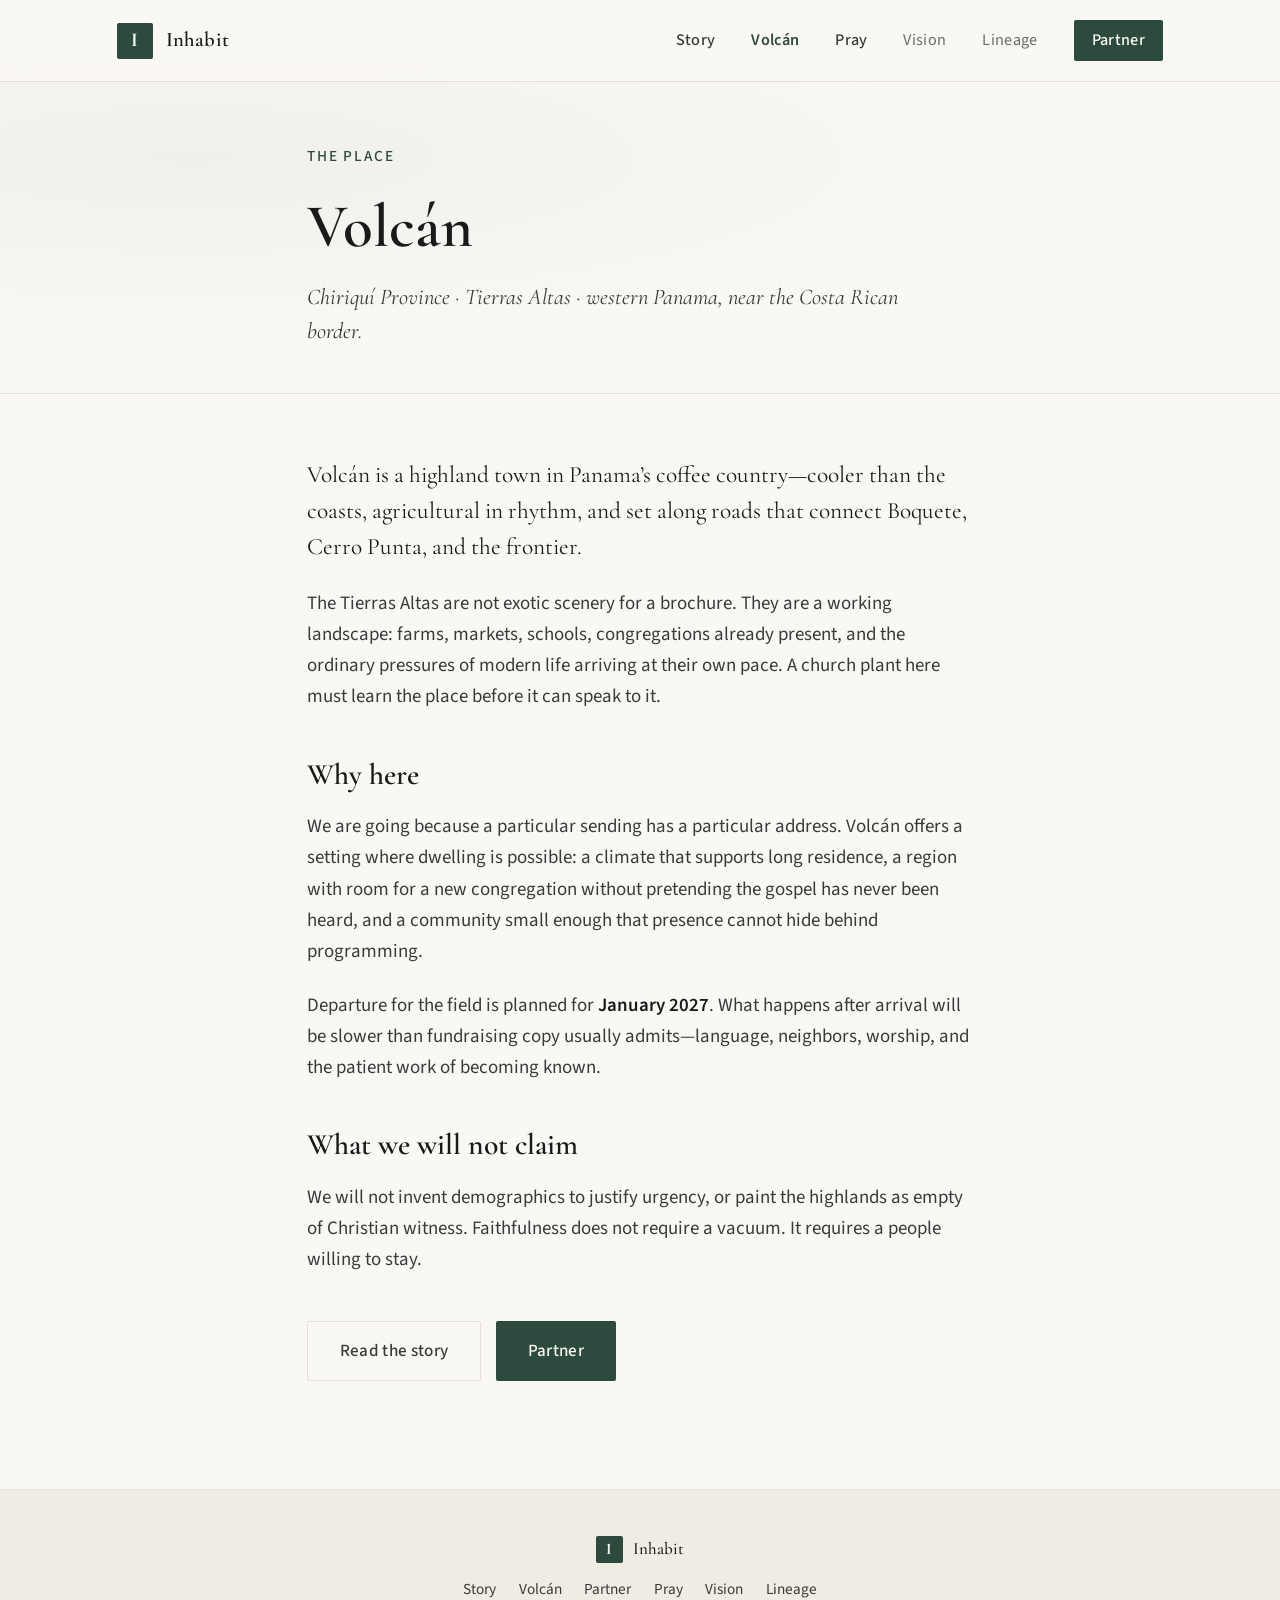
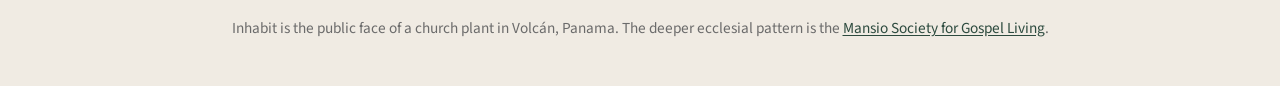
<file: volcan.html>
<!DOCTYPE html>
<html lang="en">
<head>
  <meta charset="UTF-8">
  <meta name="viewport" content="width=device-width, initial-scale=1.0">
  <title>Volcán — Inhabit · Panama</title>
  <meta name="description" content="Volcán, Panama—Chiriquí’s Tierras Altas highlands: the place where Inhabit is planting a church.">
  <link rel="icon" href="favicon.svg" type="image/svg+xml">
  <link rel="preconnect" href="https://fonts.googleapis.com">
  <link rel="preconnect" href="https://fonts.gstatic.com" crossorigin>
  <link href="https://fonts.googleapis.com/css2?family=Cormorant+Garamond:ital,wght@0,400;0,500;0,600;0,700;1,400;1,500&family=Source+Sans+3:ital,wght@0,300;0,400;0,500;0,600;1,400&display=swap" rel="stylesheet">
  <link rel="stylesheet" href="styles.css">
</head>
<body>
  <header class="site-header">
    <div class="container header-inner">
      <a href="index.html" class="logo">
        <span class="logo-mark">I</span>
        <span class="logo-text">Inhabit</span>
      </a>
      <nav class="nav">
        <a href="mission.html">Story</a>
        <a href="volcan.html" class="active">Volcán</a>
        <a href="pray.html">Pray</a>
        <a href="vision.html" class="nav-secondary">Vision</a>
        <a href="intellectual-lineage.html" class="nav-secondary">Lineage</a>
        <a href="partner.html" class="nav-cta">Partner</a>
      </nav>
      <button class="menu-toggle" aria-label="Menu">
        <span></span><span></span>
      </button>
    </div>
  </header>

  <header class="page-hero">
    <div class="container narrow">
      <p class="eyebrow">The Place</p>
      <h1>Volcán</h1>
      <p class="page-standfirst">
        Chiriquí Province · Tierras Altas · western Panama, near the Costa Rican border.
      </p>
    </div>
  </header>

  <main class="section section-tight">
    <div class="container narrow">
      <div class="prose">
        <p class="lead">
          Volcán is a highland town in Panama’s coffee country—cooler than the coasts, agricultural in rhythm, and set along roads that connect Boquete, Cerro Punta, and the frontier.
        </p>
        <p>
          The Tierras Altas are not exotic scenery for a brochure. They are a working landscape: farms, markets, schools, congregations already present, and the ordinary pressures of modern life arriving at their own pace. A church plant here must learn the place before it can speak to it.
        </p>

        <h2 class="prose-h2">Why here</h2>
        <p>
          We are going because a particular sending has a particular address. Volcán offers a setting where dwelling is possible: a climate that supports long residence, a region with room for a new congregation without pretending the gospel has never been heard, and a community small enough that presence cannot hide behind programming.
        </p>
        <p>
          Departure for the field is planned for <strong>January 2027</strong>. What happens after arrival will be slower than fundraising copy usually admits—language, neighbors, worship, and the patient work of becoming known.
        </p>

        <h2 class="prose-h2">What we will not claim</h2>
        <p>
          We will not invent demographics to justify urgency, or paint the highlands as empty of Christian witness. Faithfulness does not require a vacuum. It requires a people willing to stay.
        </p>
      </div>

      <div class="page-actions">
        <a href="mission.html" class="btn btn-ghost">Read the story</a>
        <a href="partner.html" class="btn btn-primary">Partner</a>
      </div>
    </div>
  </main>

  <footer class="site-footer">
    <div class="container footer-inner">
      <div class="footer-brand">
        <span class="logo-mark small">I</span>
        <span>Inhabit</span>
      </div>
      <nav class="footer-nav">
        <a href="mission.html">Story</a>
        <a href="volcan.html">Volcán</a>
        <a href="partner.html">Partner</a>
        <a href="pray.html">Pray</a>
        <a href="vision.html">Vision</a>
        <a href="intellectual-lineage.html">Lineage</a>
      </nav>
      <p class="footer-note">
        Inhabit is the public face of a church plant in Volcán, Panama. The deeper ecclesial pattern is the <a href="vision.html">Mansio Society for Gospel Living</a>.
      </p>
    </div>
  </footer>

  <script>
    const toggle = document.querySelector('.menu-toggle');
    const nav = document.querySelector('.nav');
    toggle?.addEventListener('click', () => {
      nav.classList.toggle('open');
      toggle.classList.toggle('open');
    });
  </script>
</body>
</html>
</file>
<file: styles.css>
/* ========================================
   Inhabit — church plant in Volcán, Panama
   Clean, contemplative, classical aesthetic
   (Mansio Society remains the deeper vision pattern)
   ======================================== */

:root {
  --ink: #1a1a1a;
  --ink-soft: #3a3a3a;
  --muted: #6b6b6b;
  --paper: #faf8f5;
  --paper-dark: #f0ebe3;
  --accent: #2c4a3e;          /* deep forest green */
  --accent-light: #3d6b58;
  --gold: #a67c52;
  --border: #e5dfd5;
  --serif: 'Cormorant Garamond', Georgia, serif;
  --sans: 'Source Sans 3', system-ui, sans-serif;
}

*, *::before, *::after {
  box-sizing: border-box;
  margin: 0;
  padding: 0;
}

html {
  scroll-behavior: smooth;
  font-size: 18px;
}

body {
  font-family: var(--sans);
  font-weight: 400;
  line-height: 1.65;
  color: var(--ink);
  background: var(--paper);
  -webkit-font-smoothing: antialiased;
}

img { max-width: 100%; display: block; }
a { color: inherit; text-decoration: none; }
ul { list-style: none; }

.container {
  width: 100%;
  max-width: 1100px;
  margin: 0 auto;
  padding: 0 1.5rem;
}

.container.narrow {
  max-width: 720px;
}

.center { text-align: center; }

/* ========== Header ========== */
.site-header {
  position: fixed;
  top: 0;
  left: 0;
  right: 0;
  z-index: 100;
  background: rgba(250, 248, 245, 0.92);
  backdrop-filter: blur(12px);
  border-bottom: 1px solid var(--border);
}

.header-inner {
  display: flex;
  align-items: center;
  justify-content: space-between;
  height: 4.5rem;
}

.logo {
  display: flex;
  align-items: center;
  gap: 0.7rem;
  font-family: var(--serif);
  font-weight: 600;
  font-size: 1.15rem;
  letter-spacing: 0.02em;
}

.logo-mark {
  display: flex;
  align-items: center;
  justify-content: center;
  width: 2rem;
  height: 2rem;
  background: var(--accent);
  color: var(--paper);
  font-family: var(--serif);
  font-weight: 700;
  font-size: 1.1rem;
  border-radius: 2px;
}

.logo-mark.small {
  width: 1.5rem;
  height: 1.5rem;
  font-size: 0.9rem;
}

.nav {
  display: flex;
  align-items: center;
  gap: 2rem;
}

.nav a {
  font-size: 0.9rem;
  font-weight: 500;
  color: var(--ink-soft);
  letter-spacing: 0.02em;
  transition: color 0.2s;
}

.nav a:hover {
  color: var(--accent);
}

.nav-cta {
  padding: 0.4rem 1rem;
  background: var(--accent);
  color: var(--paper) !important;
  border-radius: 2px;
  font-weight: 500;
}

.nav-cta:hover {
  background: var(--accent-light);
}

.menu-toggle {
  display: none;
  flex-direction: column;
  gap: 5px;
  background: none;
  border: none;
  cursor: pointer;
  padding: 0.5rem;
}

.menu-toggle span {
  display: block;
  width: 22px;
  height: 1.5px;
  background: var(--ink);
  transition: 0.2s;
}

/* ========== Hero ========== */
.hero {
  position: relative;
  min-height: 100vh;
  display: flex;
  align-items: center;
  padding: 8rem 0 6rem;
  overflow: hidden;
}

.hero-bg {
  position: absolute;
  inset: 0;
  background:
    radial-gradient(ellipse at 20% 50%, rgba(44, 74, 62, 0.06) 0%, transparent 60%),
    radial-gradient(ellipse at 80% 20%, rgba(166, 124, 82, 0.05) 0%, transparent 50%),
    var(--paper);
  z-index: -1;
}

.hero-content {
  max-width: 800px;
}

.eyebrow {
  font-size: 0.85rem;
  font-weight: 500;
  letter-spacing: 0.12em;
  text-transform: uppercase;
  color: var(--accent);
  margin-bottom: 1.25rem;
}

.hero h1 {
  font-family: var(--serif);
  font-weight: 600;
  font-size: clamp(2.6rem, 6vw, 4.2rem);
  line-height: 1.15;
  letter-spacing: -0.01em;
  color: var(--ink);
  margin-bottom: 1.5rem;
}

.hero-lead {
  font-family: var(--serif);
  font-size: 1.35rem;
  font-weight: 400;
  font-style: italic;
  color: var(--ink-soft);
  max-width: 34rem;
  margin-bottom: 2.5rem;
  line-height: 1.5;
}

.hero-actions {
  display: flex;
  flex-wrap: wrap;
  gap: 1rem;
}

/* ========== Buttons ========== */
.btn {
  display: inline-flex;
  align-items: center;
  justify-content: center;
  padding: 0.85rem 1.75rem;
  font-family: var(--sans);
  font-size: 0.95rem;
  font-weight: 500;
  letter-spacing: 0.02em;
  border-radius: 2px;
  transition: all 0.2s;
  cursor: pointer;
  border: none;
}

.btn-primary {
  background: var(--accent);
  color: var(--paper);
}

.btn-primary:hover {
  background: var(--accent-light);
}

.btn-ghost {
  background: transparent;
  color: var(--ink-soft);
  border: 1px solid var(--border);
}

.btn-ghost:hover {
  border-color: var(--accent);
  color: var(--accent);
}

/* ========== Sections ========== */
.section {
  padding: 6rem 0;
}

.section-label {
  font-size: 0.8rem;
  font-weight: 500;
  letter-spacing: 0.14em;
  text-transform: uppercase;
  color: var(--gold);
  margin-bottom: 0.75rem;
}

h2 {
  font-family: var(--serif);
  font-weight: 600;
  font-size: clamp(2rem, 4vw, 2.75rem);
  line-height: 1.2;
  margin-bottom: 1.75rem;
  color: var(--ink);
}

.prose p {
  margin-bottom: 1.25rem;
  color: var(--ink-soft);
  font-size: 1.05rem;
}

.prose .lead {
  font-family: var(--serif);
  font-size: 1.3rem;
  font-weight: 400;
  color: var(--ink);
  line-height: 1.55;
}

.prose em {
  font-style: italic;
}

.prose strong {
  font-weight: 600;
  color: var(--ink);
}

blockquote {
  margin: 2.5rem 0;
  padding: 1.5rem 0 1.5rem 1.75rem;
  border-left: 3px solid var(--accent);
  font-family: var(--serif);
  font-size: 1.25rem;
  font-style: italic;
  color: var(--ink);
  line-height: 1.5;
}

blockquote cite {
  display: block;
  margin-top: 1rem;
  font-family: var(--sans);
  font-size: 0.85rem;
  font-style: normal;
  font-weight: 500;
  letter-spacing: 0.04em;
  color: var(--muted);
}

/* ========== Two Column ========== */
.two-col {
  display: grid;
  grid-template-columns: 1.1fr 0.9fr;
  gap: 4rem;
  align-items: start;
}

.point-list {
  display: flex;
  flex-direction: column;
  gap: 1.75rem;
  padding-top: 0.5rem;
}

.point-list li {
  padding-left: 1.25rem;
  border-left: 2px solid var(--border);
}

.point-list strong {
  display: block;
  font-family: var(--serif);
  font-size: 1.15rem;
  font-weight: 600;
  color: var(--ink);
  margin-bottom: 0.25rem;
}

.point-list span {
  font-size: 0.95rem;
  color: var(--muted);
  line-height: 1.5;
}

/* ========== Scripture ========== */
.section-scripture {
  background: var(--paper-dark);
}

.scripture-block {
  margin: 2rem 0;
  padding: 2.5rem;
  background: var(--paper);
  border: 1px solid var(--border);
}

.scripture-block p {
  font-family: var(--serif);
  font-size: 1.2rem;
  line-height: 1.6;
  color: var(--ink);
  margin-bottom: 1.25rem;
}

.scripture-block p:last-of-type {
  margin-bottom: 0;
}

.scripture-block cite {
  display: block;
  margin-top: 1.75rem;
  font-family: var(--sans);
  font-size: 0.85rem;
  font-weight: 500;
  letter-spacing: 0.06em;
  text-transform: uppercase;
  color: var(--gold);
}

.scripture-note {
  font-family: var(--serif);
  font-style: italic;
  font-size: 1.1rem;
  color: var(--ink-soft);
  text-align: center;
  margin-top: 2rem;
}

/* ========== Invite ========== */
.section-invite {
  padding: 7rem 0;
}

.invite-text {
  font-family: var(--serif);
  font-size: 1.35rem;
  line-height: 1.55;
  color: var(--ink-soft);
  max-width: 32rem;
  margin: 0 auto 1.25rem;
}

.invite-sub {
  font-size: 1rem;
  color: var(--muted);
  margin-bottom: 2.5rem;
}

.domains {
  margin-top: 3rem;
  font-size: 0.85rem;
  letter-spacing: 0.04em;
  color: var(--muted);
}

/* ========== Footer ========== */
.site-footer {
  padding: 2.5rem 0;
  border-top: 1px solid var(--border);
  background: var(--paper-dark);
}

.footer-inner {
  display: flex;
  flex-direction: column;
  align-items: center;
  gap: 0.75rem;
  text-align: center;
}

.footer-brand {
  display: flex;
  align-items: center;
  gap: 0.6rem;
  font-family: var(--serif);
  font-size: 0.95rem;
  font-weight: 500;
}

.footer-note {
  font-size: 0.85rem;
  color: var(--muted);
}

/* ========== Section backgrounds ========== */
.section-name {
  background: var(--paper);
}

.section-living {
  background: var(--paper-dark);
}

.section-ordo {
  background: var(--paper);
}

/* ========== Responsive ========== */
@media (max-width: 800px) {
  .two-col {
    grid-template-columns: 1fr;
    gap: 3rem;
  }

  .nav {
    display: none;
    position: absolute;
    top: 100%;
    left: 0;
    right: 0;
    flex-direction: column;
    gap: 0;
    background: var(--paper);
    border-bottom: 1px solid var(--border);
    padding: 1rem 0;
  }

  .nav.open {
    display: flex;
  }

  .nav a {
    padding: 0.9rem 1.5rem;
    width: 100%;
  }

  .nav-cta {
    margin: 0.5rem 1.5rem;
    text-align: center;
  }

  .menu-toggle {
    display: flex;
  }

  .menu-toggle.open span:first-child {
    transform: rotate(45deg) translate(4px, 4px);
  }

  .menu-toggle.open span:last-child {
    transform: rotate(-45deg) translate(4px, -4px);
  }

  .hero {
    min-height: auto;
    padding: 7rem 0 4rem;
  }

  .section {
    padding: 4.5rem 0;
  }

  .scripture-block {
    padding: 1.75rem;
  }
}

@media (max-width: 500px) {
  html { font-size: 16px; }

  .hero h1 {
    font-size: 2.4rem;
  }

  .hero-lead {
    font-size: 1.15rem;
  }
}

/* ========================================
   Paper / Vision Page Styles
   ======================================== */

.page-paper .site-header {
  background: rgba(250, 248, 245, 0.95);
}

.nav a.active {
  color: var(--accent);
  font-weight: 600;
}

/* Paper Hero */
.paper-hero {
  padding: 8rem 0 3rem;
  text-align: center;
  background:
    radial-gradient(ellipse at 50% 0%, rgba(44, 74, 62, 0.05) 0%, transparent 60%),
    var(--paper);
}

.paper-hero h1 {
  font-family: var(--serif);
  font-weight: 600;
  font-size: clamp(2.8rem, 7vw, 4rem);
  line-height: 1.1;
  letter-spacing: -0.02em;
  margin-bottom: 0.75rem;
  color: var(--ink);
}

.paper-subtitle {
  font-family: var(--serif);
  font-size: 1.35rem;
  font-style: italic;
  color: var(--ink-soft);
  max-width: 28rem;
  margin: 0 auto;
  line-height: 1.4;
}

/* Table of Contents */
.paper-toc {
  padding: 2.5rem 0 1rem;
  margin-bottom: 1rem;
  border-bottom: 1px solid var(--border);
}

.paper-toc ol {
  list-style: none;
  counter-reset: toc;
  display: grid;
  grid-template-columns: 1fr 1fr;
  gap: 0.6rem 2rem;
}

.paper-toc li {
  counter-increment: toc;
  font-size: 0.95rem;
}

.paper-toc li::before {
  content: counter(toc, upper-roman) ".";
  font-family: var(--serif);
  font-weight: 600;
  color: var(--gold);
  margin-right: 0.5rem;
  min-width: 1.5rem;
  display: inline-block;
}

.paper-toc a {
  color: var(--ink-soft);
  transition: color 0.15s;
}

.paper-toc a:hover {
  color: var(--accent);
}

/* Paper Body */
.paper {
  padding-bottom: 4rem;
}

.paper-section {
  padding: 3.5rem 0 1rem;
  border-top: 1px solid transparent;
}

.paper-section:first-of-type {
  padding-top: 2rem;
}

.paper-section h2 {
  font-family: var(--serif);
  font-weight: 600;
  font-size: clamp(1.6rem, 3.5vw, 2rem);
  line-height: 1.25;
  margin-bottom: 1.5rem;
  color: var(--ink);
  display: flex;
  align-items: baseline;
  gap: 0.85rem;
}

.section-num {
  font-size: 0.85em;
  color: var(--gold);
  font-weight: 500;
  letter-spacing: 0.02em;
  min-width: 1.6rem;
}

.paper .prose p {
  margin-bottom: 1.35rem;
  font-size: 1.05rem;
  line-height: 1.75;
  color: var(--ink-soft);
}

.paper .prose p:last-child {
  margin-bottom: 0;
}

.paper .prose strong {
  font-weight: 600;
  color: var(--ink);
}

.paper .prose em {
  font-style: italic;
}

.paper .prose sup {
  font-size: 0.7em;
  vertical-align: super;
  color: var(--gold);
}

/* Closing */
.paper-closing {
  margin-top: 4rem;
  padding-top: 3rem;
  border-top: 1px solid var(--border);
  text-align: center;
}

.closing-sig {
  font-family: var(--serif);
  font-size: 1.15rem;
  line-height: 1.6;
  color: var(--ink);
  margin-bottom: 2.5rem;
}

.companion {
  background: var(--paper-dark);
  border: 1px solid var(--border);
  padding: 1.75rem 2rem;
  margin-bottom: 2.5rem;
  text-align: left;
}

.companion h3 {
  font-family: var(--serif);
  font-size: 1rem;
  font-weight: 600;
  letter-spacing: 0.04em;
  text-transform: uppercase;
  color: var(--gold);
  margin-bottom: 1rem;
}

.companion ul {
  list-style: none;
}

.companion li {
  font-size: 0.95rem;
  color: var(--ink-soft);
  padding: 0.35rem 0;
  border-bottom: 1px solid transparent;
}

.companion li:not(:last-child) {
  border-bottom-color: var(--border);
}

.footnote {
  font-size: 0.85rem;
  color: var(--muted);
  line-height: 1.5;
  text-align: left;
  max-width: 32rem;
  margin: 0 auto;
}

.footnote em {
  font-style: italic;
}

/* Responsive adjustments for paper */
@media (max-width: 700px) {
  .paper-toc ol {
    grid-template-columns: 1fr;
  }

  .paper-hero {
    padding: 7rem 0 2.5rem;
  }

  .paper-section {
    padding: 2.75rem 0 0.5rem;
  }

  .companion {
    padding: 1.5rem;
  }
}

/* ========================================
   Intellectual Lineage Page
   ======================================== */

.page-lineage .site-header {
  background: rgba(250, 248, 245, 0.95);
}

/* Hero */
.lineage-hero {
  padding: 8rem 0 2.5rem;
  text-align: left;
}

.lineage-hero h1 {
  font-family: var(--serif);
  font-weight: 600;
  font-size: clamp(2.8rem, 7vw, 4.2rem);
  line-height: 1.1;
  letter-spacing: -0.02em;
  margin-bottom: 1.25rem;
  color: var(--ink);
}

.lineage-hero h1 em {
  font-style: italic;
  color: var(--ink-soft);
  font-weight: 500;
}

.lineage-standfirst {
  font-family: var(--serif);
  font-size: 1.2rem;
  line-height: 1.55;
  color: var(--ink-soft);
  max-width: 42rem;
  margin-bottom: 2rem;
}

.lineage-keyline {
  display: flex;
  flex-wrap: wrap;
  gap: 1.25rem 2rem;
  padding: 1rem 0;
  border-top: 1px solid var(--border);
  border-bottom: 1px solid var(--border);
  font-size: 0.8rem;
  letter-spacing: 0.08em;
  text-transform: uppercase;
  color: var(--muted);
  margin-bottom: 1.5rem;
}

.lineage-keyline .k {
  display: flex;
  align-items: center;
  gap: 0.5rem;
}

.lineage-keyline .pilcrow {
  color: var(--accent);
  font-family: var(--serif);
  font-size: 1.1rem;
  letter-spacing: 0;
}

.lineage-keyline .lozenge {
  width: 6px;
  height: 6px;
  border: 1px solid var(--muted);
  transform: rotate(45deg);
  display: inline-block;
}

.lineage-controls {
  display: flex;
  align-items: center;
  gap: 1.25rem;
  flex-wrap: wrap;
}

.expand-btn {
  font-size: 0.8rem;
  letter-spacing: 0.06em;
  text-transform: uppercase;
  padding: 0.65rem 1.25rem;
}

.tally {
  font-size: 0.8rem;
  letter-spacing: 0.06em;
  text-transform: uppercase;
  color: var(--muted);
}

/* The scroll / timeline */
.lineage-scroll {
  position: relative;
  max-width: 920px;
  margin: 2rem auto 0;
  padding-bottom: 3rem;
}

/* Double rule spine */
.lineage-scroll::before,
.lineage-scroll::after {
  content: "";
  position: absolute;
  top: 0;
  bottom: 0;
  width: 1px;
  background: var(--border);
}
.lineage-scroll::before { left: 152px; }
.lineage-scroll::after  { left: 156px; }

.era {
  position: relative;
  padding: 2.5rem 0 0.5rem;
}

.era-label {
  position: sticky;
  top: 4.5rem; /* below fixed header */
  z-index: 2;
  background: var(--paper);
  padding: 1rem 0 0.85rem 180px;
  border-bottom: 1px solid transparent;
}

.era-label .roman {
  display: block;
  font-size: 0.75rem;
  font-weight: 500;
  letter-spacing: 0.16em;
  text-transform: uppercase;
  color: var(--gold);
  margin-bottom: 0.2rem;
}

.era-label .era-name {
  font-family: var(--serif);
  font-style: italic;
  font-size: 1.35rem;
  color: var(--ink);
}

.era-label .span {
  font-family: var(--sans);
  font-style: normal;
  font-size: 0.75rem;
  letter-spacing: 0.08em;
  color: var(--muted);
  margin-left: 0.75rem;
}

/* Entries */
.entry {
  display: grid;
  grid-template-columns: 136px 44px 1fr;
  align-items: baseline;
  padding: 0.55rem 0;
  position: relative;
}

.entry .date {
  grid-column: 1;
  text-align: right;
  font-size: 0.78rem;
  letter-spacing: 0.02em;
  color: var(--muted);
  white-space: nowrap;
  padding-right: 1rem;
}

.entry .mark {
  grid-column: 2;
  justify-self: center;
  position: relative;
  z-index: 1;
  background: var(--paper);
  line-height: 1;
  padding: 2px 0;
  color: var(--accent);
  font-size: 1.05rem;
  font-family: var(--serif);
}

.entry.rest .mark::before {
  content: "";
  display: block;
  width: 5px;
  height: 5px;
  border: 1px solid var(--muted);
  transform: rotate(45deg);
  margin: 6px auto;
}

.entry .body {
  grid-column: 3;
}

.entry-name {
  font-family: var(--serif);
  font-size: 1.2rem;
  font-weight: 500;
  letter-spacing: 0.005em;
  color: var(--ink);
}

.entry.rest .entry-name {
  font-weight: 400;
  color: var(--ink-soft);
  font-size: 1.05rem;
}

.gloss {
  display: block;
  font-size: 0.95rem;
  color: var(--ink-soft);
  max-width: 52ch;
  margin-top: 0.1rem;
  line-height: 1.45;
}

.entry.rest .gloss {
  color: var(--muted);
  font-size: 0.9rem;
}

/* Hide rest by default */
.entry.rest { display: none; }
body.all .entry.rest { display: grid; }

body.all .entry.rest {
  animation: settle 0.3s ease both;
}

@keyframes settle {
  from { opacity: 0; transform: translateY(-3px); }
  to   { opacity: 1; transform: none; }
}

/* Colophon */
.lineage-colophon {
  margin: 3rem auto 0;
  padding: 1.75rem 0 2rem;
  border-top: 1px solid var(--border);
  font-size: 0.95rem;
  color: var(--muted);
  line-height: 1.55;
}

.lineage-colophon .gold {
  color: var(--gold);
  font-style: italic;
}

/* Responsive */
@media (max-width: 800px) {
  .lineage-scroll::before { left: 14px; }
  .lineage-scroll::after  { left: 18px; }

  .era-label {
    padding-left: 44px;
    top: 4.5rem;
  }

  .entry {
    grid-template-columns: 28px 1fr;
    grid-template-areas:
      "mark date"
      "gap  body";
    padding: 0.75rem 0;
  }

  .entry .date {
    grid-area: date;
    text-align: left;
    padding: 0 0 0.15rem;
  }

  .entry .mark {
    grid-area: mark;
    justify-self: start;
    margin-left: -2px;
  }

  .entry .body {
    grid-area: body;
  }

  .entry-name {
    font-size: 1.1rem;
  }
}

@media (prefers-reduced-motion: reduce) {
  * { animation: none !important; transition: none !important; }
}


/* ========== Inhabit mission pages ========== */
.nav-secondary {
  color: var(--muted) !important;
  font-weight: 400 !important;
}

.nav-secondary:hover,
.nav-secondary.active {
  color: var(--accent) !important;
}

.nav a.active {
  color: var(--accent);
  font-weight: 600;
}

.hero-secondary-links {
  margin-top: 2rem;
  font-size: 0.9rem;
  color: var(--muted);
}

.hero-secondary-links a {
  color: var(--accent);
  text-decoration: underline;
  text-underline-offset: 0.15em;
  text-decoration-thickness: 1px;
}

.hero-secondary-links a:hover {
  color: var(--accent-light);
}

.page-hero {
  padding: 8rem 0 2.5rem;
  background:
    radial-gradient(ellipse at 15% 40%, rgba(44, 74, 62, 0.05) 0%, transparent 55%),
    var(--paper);
  border-bottom: 1px solid var(--border);
}

.page-hero h1 {
  font-family: var(--serif);
  font-weight: 600;
  font-size: clamp(2.4rem, 5vw, 3.4rem);
  line-height: 1.15;
  margin-bottom: 1rem;
}

.page-standfirst {
  font-family: var(--serif);
  font-size: 1.25rem;
  font-style: italic;
  color: var(--ink-soft);
  line-height: 1.5;
  max-width: 36rem;
}

.section-tight {
  padding-top: 3.5rem;
}

.prose-h2 {
  font-family: var(--serif);
  font-size: 1.65rem;
  font-weight: 600;
  margin: 2.5rem 0 1rem;
}

.page-actions {
  display: flex;
  flex-wrap: wrap;
  gap: 0.85rem;
  margin-top: 2.5rem;
}

.media-placeholder {
  display: flex;
  align-items: center;
  justify-content: center;
  min-height: 14rem;
  margin: 2rem 0 2.25rem;
  border: 1px dashed var(--border);
  background: var(--paper-dark);
  color: var(--muted);
  font-family: var(--serif);
  font-style: italic;
  font-size: 1.1rem;
}




/* Photos — fluid with viewport; no forced crops */
.media-figure {
  margin: 1.5rem 0 1.75rem;
  padding: 0;
  max-width: 100%;
}
.media-figure img {
  display: block;
  width: 100%;
  max-width: 100%;
  height: auto;
  border-radius: 2px;
}
.media-figure--portrait,
.media-figure--partner {
  max-width: 22rem;
  margin-left: auto;
  margin-right: auto;
}
.media-figure--portrait img,
.media-figure--partner img {
  width: 100%;
  height: auto;
}
.media-figure--wide {
  max-width: 100%;
}
.media-figure figcaption {
  margin-top: 0.65rem;
  padding: 0 0.15rem;
  font-size: 0.92rem;
  color: var(--muted);
  font-family: var(--serif);
  font-style: italic;
}
.media-figure-tight {
  margin: 0;
}
.media-figure-hero {
  margin: 0;
}
.photo-grid {
  display: grid;
  grid-template-columns: 1.25fr 0.75fr;
  gap: 0.75rem;
  margin: 0 0 1.75rem;
  align-items: start;
}
.photo-grid .media-figure {
  margin: 0;
  max-width: 100%;
}
.photo-grid .media-figure img {
  width: 100%;
  height: auto;
}
.family-band {
  display: grid;
  grid-template-columns: minmax(0, 18rem) 1fr;
  gap: 1.75rem;
  align-items: center;
}
.family-band .media-figure {
  margin: 0;
  max-width: 18rem;
  width: 100%;
  justify-self: center;
}
.family-band .media-figure img {
  width: 100%;
  height: auto;
}
.family-band-copy h2 {
  margin-top: 0.35rem;
}
.family-band-copy p {
  color: var(--ink-soft, var(--muted));
  line-height: 1.55;
  margin: 0.85rem 0 1.25rem;
}

@media (max-width: 800px) {
  .media-figure {
    margin: 1.1rem 0 1.25rem;
  }
  .media-figure--portrait,
  .media-figure--partner {
    max-width: min(100%, 20rem);
  }
  .photo-grid {
    grid-template-columns: 1fr;
    gap: 0.85rem;
  }
  .family-band {
    grid-template-columns: 1fr;
    gap: 1rem;
  }
  .family-band .media-figure {
    max-width: min(100%, 16rem);
  }
}


.card-grid {
  display: grid;
  grid-template-columns: 1fr 1fr;
  gap: 1.25rem;
  margin-top: 2.5rem;
}

.info-card {
  padding: 1.5rem 1.35rem;
  background: var(--paper);
  border: 1px solid var(--border);
}

.info-card h3 {
  font-family: var(--serif);
  font-size: 1.25rem;
  font-weight: 600;
  margin: 0.35rem 0 0.75rem;
}

.info-card p:last-child {
  font-size: 0.95rem;
  color: var(--muted);
  line-height: 1.55;
}

.give-actions {
  display: flex;
  flex-wrap: wrap;
  gap: 0.85rem;
  margin: 1.75rem 0 1.25rem;
}

.fine-print {
  font-size: 0.85rem;
  color: var(--muted);
  line-height: 1.5;
}

.fine-print a {
  color: var(--accent);
  text-decoration: underline;
  text-underline-offset: 0.12em;
}

.prayer-list {
  margin: 2rem 0 3rem;
}

.updates-stub {
  padding: 2rem 1.75rem;
  background: var(--paper-dark);
  border: 1px solid var(--border);
  margin-bottom: 2.5rem;
}

.updates-stub p {
  color: var(--ink-soft);
  margin-bottom: 1rem;
}

.updates-stub .fine-print {
  margin-bottom: 0;
}

.footer-nav {
  display: flex;
  flex-wrap: wrap;
  justify-content: center;
  gap: 0.85rem 1.25rem;
  font-size: 0.85rem;
}

.footer-nav a {
  color: var(--ink-soft);
}

.footer-nav a:hover {
  color: var(--accent);
}

.footer-note a {
  color: var(--accent);
  text-decoration: underline;
  text-underline-offset: 0.12em;
}

.point-list a {
  color: inherit;
}

.point-list a:hover {
  color: var(--accent);
}

@media (max-width: 800px) {
  .card-grid {
    grid-template-columns: 1fr;
  }

  .nav {
    gap: 0;
  }

  .page-hero {
    padding-top: 7rem;
  }
}
</file>
